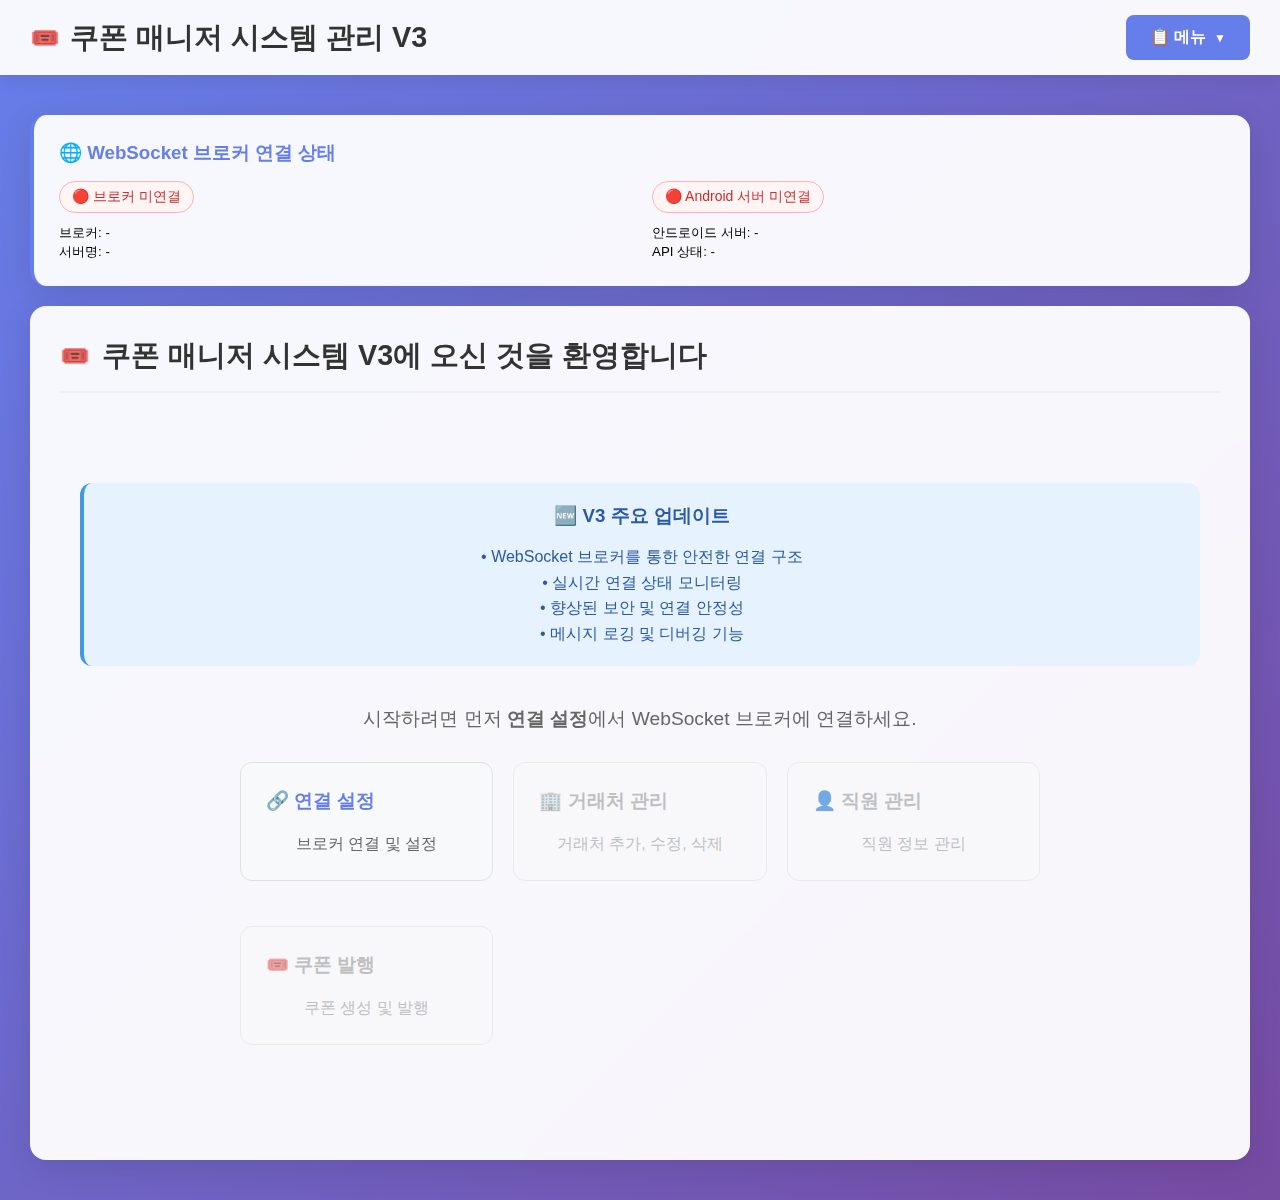
<file: index_v3.html>
<!DOCTYPE html>
<html lang="ko">
<head>
    <meta charset="UTF-8">
    <meta name="viewport" content="width=device-width, initial-scale=1.0">
    <title>🎟️ 쿠폰 매니저 시스템 관리 V3</title>
    <link rel="icon" href="data:image/svg+xml,<svg xmlns=%22http://www.w3.org/2000/svg%22 viewBox=%220 0 100 100%22><text y=%22.9em%22 font-size=%2290%22>🎟️</text></svg>">
    <style>
        * {
            margin: 0;
            padding: 0;
            box-sizing: border-box;
        }

        body {
            font-family: 'Segoe UI', Tahoma, Geneva, Verdana, sans-serif;
            background: linear-gradient(135deg, #667eea 0%, #764ba2 100%);
            min-height: 100vh;
            padding: 0;
        }

        /* Header with Navigation */
        .header {
            background: rgba(255, 255, 255, 0.95);
            backdrop-filter: blur(10px);
            padding: 15px 0;
            box-shadow: 0 2px 20px rgba(0, 0, 0, 0.1);
            position: sticky;
            top: 0;
            z-index: 1000;
        }

        .header-content {
            max-width: 1400px;
            margin: 0 auto;
            padding: 0 30px;
            display: flex;
            align-items: center;
            justify-content: space-between;
        }

        .logo {
            display: flex;
            align-items: center;
            gap: 10px;
        }

        .logo h1 {
            color: #333;
            font-size: 1.8em;
            font-weight: 700;
        }

        /* Navigation Dropdown */
        .nav-dropdown {
            position: relative;
            display: inline-block;
        }

        .nav-button {
            background: #667eea;
            color: white;
            border: none;
            padding: 12px 24px;
            border-radius: 8px;
            font-size: 16px;
            font-weight: 600;
            cursor: pointer;
            transition: all 0.3s;
            display: flex;
            align-items: center;
            gap: 8px;
        }

        .nav-button:hover {
            background: #5a67d8;
            transform: translateY(-2px);
            box-shadow: 0 4px 12px rgba(102, 126, 234, 0.3);
        }

        .nav-button::after {
            content: '▼';
            font-size: 12px;
            transition: transform 0.3s;
        }

        .nav-button.active::after {
            transform: rotate(180deg);
        }

        .dropdown-content {
            display: none;
            position: absolute;
            right: 0;
            background: white;
            min-width: 280px;
            box-shadow: 0 8px 32px rgba(0, 0, 0, 0.15);
            border-radius: 12px;
            z-index: 1001;
            margin-top: 8px;
            overflow: hidden;
        }

        .dropdown-content.show {
            display: block;
            animation: slideDown 0.3s ease;
        }

        @keyframes slideDown {
            from { opacity: 0; transform: translateY(-10px); }
            to { opacity: 1; transform: translateY(0); }
        }

        .dropdown-item {
            display: block;
            color: #333;
            padding: 16px 20px;
            text-decoration: none;
            font-weight: 500;
            transition: all 0.3s;
            cursor: pointer;
            border-bottom: 1px solid #f0f0f0;
        }

        .dropdown-item:last-child {
            border-bottom: none;
        }

        .dropdown-item:hover {
            background: #f8f9ff;
            color: #667eea;
            padding-left: 24px;
        }

        .dropdown-item .icon {
            margin-right: 10px;
            font-size: 16px;
            width: 20px;
            display: inline-block;
        }

        /* Main Container */
        .main-container {
            max-width: 1400px;
            margin: 0 auto;
            padding: 40px 30px;
        }

        /* WebSocket Status Card */
        .websocket-status-card {
            background: rgba(255, 255, 255, 0.95);
            border-radius: 16px;
            padding: 25px;
            margin-bottom: 20px;
            box-shadow: 0 8px 32px rgba(0, 0, 0, 0.1);
            backdrop-filter: blur(10px);
            border-left: 4px solid #667eea;
        }

        /* Server Status Card */
        .status-card {
            background: rgba(255, 255, 255, 0.95);
            border-radius: 16px;
            padding: 25px;
            margin-bottom: 30px;
            box-shadow: 0 8px 32px rgba(0, 0, 0, 0.1);
            backdrop-filter: blur(10px);
        }

        .status-grid {
            display: grid;
            grid-template-columns: repeat(auto-fit, minmax(300px, 1fr));
            gap: 20px;
        }

        /* Content Area */
        .content-area {
            background: rgba(255, 255, 255, 0.95);
            border-radius: 16px;
            padding: 30px;
            box-shadow: 0 8px 32px rgba(0, 0, 0, 0.1);
            backdrop-filter: blur(10px);
        }

        .content-section {
            display: none;
        }

        .content-section.active {
            display: block;
            animation: fadeIn 0.3s ease;
        }

        @keyframes fadeIn {
            from { opacity: 0; transform: translateY(20px); }
            to { opacity: 1; transform: translateY(0); }
        }

        .section-header {
            display: flex;
            align-items: center;
            gap: 12px;
            margin-bottom: 30px;
            padding-bottom: 15px;
            border-bottom: 2px solid #f0f0f0;
        }

        .section-header h2 {
            color: #333;
            font-size: 1.8em;
            font-weight: 700;
        }

        .section-header .icon {
            font-size: 1.5em;
        }

        /* Form Styles */
        .form-group {
            margin-bottom: 25px;
        }

        .form-row {
            display: grid;
            grid-template-columns: repeat(auto-fit, minmax(250px, 1fr));
            gap: 20px;
            margin-bottom: 20px;
        }

        .form-row-4 {
            display: grid;
            grid-template-columns: repeat(4, 1fr);
            gap: 15px;
            margin-bottom: 20px;
        }

        @media (max-width: 768px) {
            .form-row-4 {
                grid-template-columns: repeat(2, 1fr);
            }
        }

        @media (max-width: 480px) {
            .form-row-4 {
                grid-template-columns: 1fr;
            }
        }

        label {
            display: block;
            margin-bottom: 8px;
            color: #555;
            font-weight: 600;
            font-size: 14px;
        }

        input[type="text"],
        input[type="password"],
        input[type="email"],
        input[type="tel"],
        input[type="url"],
        input[type="number"],
        input[type="time"],
        input[type="date"],
        select,
        textarea {
            width: 100%;
            padding: 12px 16px;
            border: 2px solid #e0e0e0;
            border-radius: 8px;
            font-size: 16px;
            transition: all 0.3s;
            background: white;
        }

        input:focus,
        select:focus,
        textarea:focus {
            outline: none;
            border-color: #667eea;
            box-shadow: 0 0 0 3px rgba(102, 126, 234, 0.1);
        }

        /* Button Styles */
        .btn {
            background: #667eea;
            color: white;
            border: none;
            padding: 12px 24px;
            border-radius: 8px;
            font-size: 16px;
            font-weight: 600;
            cursor: pointer;
            transition: all 0.3s;
            margin-right: 10px;
            margin-bottom: 10px;
            display: inline-flex;
            align-items: center;
            gap: 8px;
        }

        .btn:hover {
            background: #5a67d8;
            transform: translateY(-2px);
            box-shadow: 0 4px 12px rgba(102, 126, 234, 0.3);
        }

        .btn-success {
            background: #48bb78;
        }

        .btn-success:hover {
            background: #38a169;
            box-shadow: 0 4px 12px rgba(72, 187, 120, 0.3);
        }

        .btn-danger {
            background: #f56565;
        }

        .btn-danger:hover {
            background: #e53e3e;
            box-shadow: 0 4px 12px rgba(245, 101, 101, 0.3);
        }

        .btn-secondary {
            background: #718096;
        }

        .btn-secondary:hover {
            background: #4a5568;
            box-shadow: 0 4px 12px rgba(113, 128, 150, 0.3);
        }

        .btn-warning {
            background: #ed8936;
        }

        .btn-warning:hover {
            background: #dd6b20;
            box-shadow: 0 4px 12px rgba(237, 137, 54, 0.3);
        }

        /* Status Indicators */
        .status-indicator {
            display: inline-flex;
            align-items: center;
            gap: 8px;
            padding: 6px 12px;
            border-radius: 20px;
            font-size: 14px;
            font-weight: 500;
        }

        .status-online {
            background: #f0fff4;
            color: #2f855a;
            border: 1px solid #9ae6b4;
        }

        .status-offline {
            background: #fff5f5;
            color: #c53030;
            border: 1px solid #feb2b2;
        }

        .status-connecting {
            background: #fefcbf;
            color: #b7791f;
            border: 1px solid #f6e05e;
        }

        /* Loading Animation */
        .loading {
            display: inline-block;
            width: 20px;
            height: 20px;
            border: 3px solid #f3f3f3;
            border-top: 3px solid #667eea;
            border-radius: 50%;
            animation: spin 1s linear infinite;
            margin-left: 10px;
        }

        @keyframes spin {
            0% { transform: rotate(0deg); }
            100% { transform: rotate(360deg); }
        }

        /* Connection Information Display */
        .connection-info {
            background: #f7fafc;
            border: 1px solid #e2e8f0;
            border-radius: 8px;
            padding: 15px;
            margin-top: 15px;
            font-family: 'Courier New', monospace;
            font-size: 14px;
        }

        /* Responsive Design */
        @media (max-width: 768px) {
            .header-content {
                padding: 0 20px;
            }
            
            .logo h1 {
                font-size: 1.4em;
            }

            .main-container {
                padding: 20px 15px;
            }

            .content-area {
                padding: 20px;
            }

            .section-header h2 {
                font-size: 1.4em;
            }
        }

        /* Message Log Styles */
        .message-log {
            background: #2d3748;
            color: #68d391;
            border-radius: 8px;
            padding: 15px;
            max-height: 300px;
            overflow-y: auto;
            font-family: 'Courier New', monospace;
            font-size: 13px;
            line-height: 1.4;
            border: 1px solid #4a5568;
        }

        .message-log .timestamp {
            color: #9ca3af;
        }

        .message-log .info {
            color: #60a5fa;
        }

        .message-log .success {
            color: #34d399;
        }

        .message-log .error {
            color: #f87171;
        }

        .message-log .warning {
            color: #fbbf24;
        }

        /* Tab Button Styles */
        .management-tabs {
            display: flex;
            gap: 0;
            margin-bottom: 20px;
        }

        .tab-button {
            background: #f8f9fa;
            border: 1px solid #e0e0e0;
            border-bottom: 3px solid #e0e0e0;
            color: #666;
            padding: 12px 24px;
            cursor: pointer;
            font-size: 16px;
            font-weight: 600;
            transition: all 0.3s;
            border-radius: 8px 8px 0 0;
        }

        .tab-button:hover {
            background: #f0f0f0;
            color: #333;
        }

        .tab-button.active {
            background: white;
            color: #667eea;
            border-bottom: 3px solid #667eea;
            font-weight: 700;
        }

        .management-tab-content {
            display: none;
        }

        .management-tab-content.active {
            display: block;
            animation: fadeIn 0.3s ease;
        }

        /* Card Styles */
        .card {
            background: #f8f9fa;
            border-radius: 12px;
            padding: 25px;
            margin-bottom: 25px;
            border: 1px solid #e0e0e0;
        }

        .card h3 {
            color: #333;
            margin-bottom: 20px;
            display: flex;
            align-items: center;
            gap: 10px;
        }

        .card h4 {
            color: #555;
            margin-bottom: 15px;
            display: flex;
            align-items: center;
            gap: 8px;
        }

        /* Table Styles */
        .table-container {
            overflow-x: auto;
            border-radius: 8px;
            border: 1px solid #e0e0e0;
        }

        table {
            width: 100%;
            border-collapse: collapse;
            background: white;
        }

        th, td {
            padding: 15px;
            text-align: left;
            border-bottom: 1px solid #e0e0e0;
        }

        th {
            background: #f8f9fa;
            font-weight: 600;
            color: #333;
        }

        tr:hover {
            background: #f8f9ff;
        }

        /* Management Info Tabs */
        .management-tabs {
            display: flex;
            gap: 10px;
            border-bottom: 1px solid #e0e0e0;
            padding-bottom: 0;
        }

        .tab-button {
            background: none;
            border: none;
            padding: 12px 24px;
            cursor: pointer;
            font-size: 14px;
            font-weight: 500;
            color: #666;
            border-bottom: 3px solid transparent;
            transition: all 0.3s;
        }

        .tab-button:hover {
            color: #667eea;
            background: rgba(102, 126, 234, 0.1);
        }

        .tab-button.active {
            color: #667eea;
            border-bottom-color: #667eea;
            background: rgba(102, 126, 234, 0.1);
        }

        .management-tab-content {
            margin-top: 20px;
        }

        .stat-item {
            transition: transform 0.3s, box-shadow 0.3s;
        }

        .stat-item:hover {
            transform: translateY(-5px);
            box-shadow: 0 10px 25px rgba(0, 0, 0, 0.15);
        }

        /* Settings specific styles */
        .setting-item {
            background: white;
            border-radius: 8px;
            padding: 20px;
            margin-bottom: 15px;
            border: 1px solid #e0e0e0;
        }

        .checkbox-group {
            display: flex;
            align-items: center;
            gap: 10px;
            margin-bottom: 15px;
        }

        .checkbox-group input[type="checkbox"] {
            width: auto;
            margin: 0;
            transform: scale(1.2);
        }

        /* Developer Modal Styles */
        .modal-overlay {
            position: fixed;
            top: 0;
            left: 0;
            width: 100%;
            height: 100%;
            background: rgba(0, 0, 0, 0.6);
            z-index: 2000;
            display: flex;
            align-items: center;
            justify-content: center;
        }

        .modal-content {
            background: white;
            border-radius: 12px;
            box-shadow: 0 10px 30px rgba(0, 0, 0, 0.3);
            max-width: 500px;
            width: 90%;
            max-height: 90vh;
            overflow-y: auto;
        }

        .modal-header {
            padding: 20px 25px 15px;
            border-bottom: 1px solid #e0e0e0;
            display: flex;
            justify-content: space-between;
            align-items: center;
        }

        .modal-header h3 {
            margin: 0;
            color: #333;
        }

        .close-btn {
            background: none;
            border: none;
            font-size: 24px;
            cursor: pointer;
            color: #999;
            padding: 0;
            width: 30px;
            height: 30px;
            border-radius: 50%;
            display: flex;
            align-items: center;
            justify-content: center;
        }

        .close-btn:hover {
            background: #f0f0f0;
            color: #666;
        }

        .modal-body {
            padding: 20px 25px 25px;
        }
    </style>
</head>
<body>
    <!-- Header -->
    <div class="header">
        <div class="header-content">
            <div class="logo">
                <span style="font-size: 1.5em;">🎟️</span>
                <h1>쿠폰 매니저 시스템 관리 V3</h1>
            </div>
            
            <div class="nav-dropdown">
                <button class="nav-button" onclick="toggleDropdown()">
                    <span>📋 메뉴</span>
                </button>
                <div class="dropdown-content" id="navDropdown">
                    <a class="dropdown-item" onclick="showSection('welcome')">
                        <span class="icon">🏠</span>홈
                    </a>
                    <a class="dropdown-item" onclick="showSection('connection')">
                        <span class="icon">🔗</span>연결 설정
                    </a>
                    <a class="dropdown-item" onclick="showSection('corporate')" id="corporateMenu" style="display: none;">
                        <span class="icon">🏢</span>거래처 관리
                    </a>
                    <a class="dropdown-item" onclick="showSection('employee')" id="employeeMenu" style="display: none;">
                        <span class="icon">👤</span>직원 관리
                    </a>
                    <a class="dropdown-item" onclick="showSection('coupon')" id="couponMenu" style="display: none;">
                        <span class="icon">🎟️</span>쿠폰 발행
                    </a>
                    <a class="dropdown-item" onclick="showSection('couponManagement')" id="couponManagementMenu" style="display: none;">
                        <span class="icon">📋</span>쿠폰 관리
                    </a>
                    <a class="dropdown-item" onclick="showSection('send')" id="sendMenu" style="display: none;">
                        <span class="icon">📤</span>쿠폰 발송
                    </a>
                    <a class="dropdown-item" onclick="showSection('deliveryHistory')" id="deliveryHistoryMenu" style="display: none;">
                        <span class="icon">📋</span>발송 기록
                    </a>
                    <a class="dropdown-item" onclick="showSection('emailConfig')" id="emailConfigMenu" style="display: none;">
                        <span class="icon">📧</span>이메일 설정
                    </a>
                    <a class="dropdown-item" onclick="showSection('smsConfig')" id="smsConfigMenu" style="display: none;">
                        <span class="icon">📱</span>SMS 설정
                    </a>
                    <a class="dropdown-item" onclick="showSection('systemSettings')" id="systemSettingsMenu" style="display: none;">
                        <span class="icon">💰</span>가격 설정
                    </a>
                    <a class="dropdown-item" onclick="showSection('managementInfo')" id="managementInfoMenu" style="display: none;">
                        <span class="icon">📊</span>경영정보
                    </a>
                </div>
            </div>
        </div>
    </div>

    <!-- Main Container -->
    <div class="main-container">
        <!-- WebSocket Broker Status Card -->
        <div class="websocket-status-card">
            <h3 style="margin-bottom: 15px; color: #667eea;">🌐 WebSocket 브로커 연결 상태</h3>
            <div class="status-grid">
                <div>
                    <div id="brokerConnectionStatus">
                        <div class="status-indicator status-offline">🔴 브로커 미연결</div>
                    </div>
                    <div style="margin-top: 10px;">
                        <small>브로커: <span id="connectedBrokerUrl">-</span></small><br>
                        <small>서버명: <span id="connectedServerName">-</span></small>
                    </div>
                </div>
                <div>
                    <div id="androidServerStatus">
                        <div class="status-indicator status-offline">🔴 Android 서버 미연결</div>
                    </div>
                    <div style="margin-top: 10px;">
                        <small>안드로이드 서버: <span id="connectedAndroidServer">-</span></small><br>
                        <small>API 상태: <span id="androidApiStatus">-</span></small>
                    </div>
                </div>
            </div>
        </div>

        <!-- Content Area -->
        <div class="content-area">
            <!-- Welcome Section -->
            <div id="welcomeSection" class="content-section active">
                <div class="section-header">
                    <span class="icon">🎟️</span>
                    <h2>쿠폰 매니저 시스템 V3에 오신 것을 환영합니다</h2>
                </div>
                <div style="text-align: center; padding: 60px 20px;">
                    <div style="background: #e6f3ff; padding: 20px; border-radius: 12px; border-left: 4px solid #4299e1; margin-bottom: 40px;">
                        <h3 style="color: #2c5aa0; margin-bottom: 15px;">🆕 V3 주요 업데이트</h3>
                        <p style="color: #2c5aa0; font-size: 16px; line-height: 1.6;">
                            • WebSocket 브로커를 통한 안전한 연결 구조<br>
                            • 실시간 연결 상태 모니터링<br>
                            • 향상된 보안 및 연결 안정성<br>
                            • 메시지 로깅 및 디버깅 기능
                        </p>
                    </div>
                    <p style="font-size: 1.2em; color: #666; margin-bottom: 30px;">
                        시작하려면 먼저 <strong>연결 설정</strong>에서 WebSocket 브로커에 연결하세요.
                    </p>
                    <div style="display: grid; grid-template-columns: repeat(auto-fit, minmax(200px, 1fr)); gap: 20px; max-width: 800px; margin: 0 auto;">
                        <div class="card" style="text-align: center; cursor: pointer; background: #f8f9fa; padding: 25px; border-radius: 12px; border: 1px solid #e0e0e0; transition: all 0.3s;" onclick="showSection('connection')">
                            <h3 style="color: #667eea;">🔗 연결 설정</h3>
                            <p style="color: #666; margin-top: 10px;">브로커 연결 및 설정</p>
                        </div>
                        <div class="card" style="text-align: center; cursor: pointer; background: #f8f9fa; padding: 25px; border-radius: 12px; border: 1px solid #e0e0e0; transition: all 0.3s; opacity: 0.6;" onclick="alert('먼저 브로커에 연결하세요.')">
                            <h3 style="color: #999;">🏢 거래처 관리</h3>
                            <p style="color: #999; margin-top: 10px;">거래처 추가, 수정, 삭제</p>
                        </div>
                        <div class="card" style="text-align: center; cursor: pointer; background: #f8f9fa; padding: 25px; border-radius: 12px; border: 1px solid #e0e0e0; transition: all 0.3s; opacity: 0.6;" onclick="alert('먼저 브로커에 연결하세요.')">
                            <h3 style="color: #999;">👤 직원 관리</h3>
                            <p style="color: #999; margin-top: 10px;">직원 정보 관리</p>
                        </div>
                        <div class="card" style="text-align: center; cursor: pointer; background: #f8f9fa; padding: 25px; border-radius: 12px; border: 1px solid #e0e0e0; transition: all 0.3s; opacity: 0.6;" onclick="alert('먼저 브로커에 연결하세요.')">
                            <h3 style="color: #999;">🎟️ 쿠폰 발행</h3>
                            <p style="color: #999; margin-top: 10px;">쿠폰 생성 및 발행</p>
                        </div>
                    </div>
                </div>
            </div>

            <!-- Connection Settings Section -->
            <div id="connectionSection" class="content-section">
                <div class="section-header">
                    <span class="icon">🔗</span>
                    <h2>연결 설정</h2>
                </div>

                <!-- WebSocket Broker Connection -->
                <div class="card" style="background: #f8f9fa; border-radius: 12px; padding: 25px; margin-bottom: 25px; border: 1px solid #e0e0e0;">
                    <h3 style="color: #333; margin-bottom: 20px; display: flex; align-items: center; gap: 10px;">
                        🌐 WebSocket 브로커 연결
                    </h3>
                    
                    <div class="form-row">
                        <div>
                            <label for="brokerUrl">브로커 URL</label>
                            <input type="url" id="brokerUrl" value="ws://192.168.20.16:8765" placeholder="ws://192.168.20.16:8765">
                        </div>
                        <div>
                            <label for="clientId">클라이언트 ID</label>
                            <input type="text" id="clientId" value="client001" placeholder="client001">
                        </div>
                    </div>
                    
                    <div class="form-row">
                        <div>
                            <label for="clientPassword">클라이언트 패스워드</label>
                            <input type="password" id="clientPassword" value="$2b$12$hashedpassword1" placeholder="브로커 연결 패스워드">
                        </div>
                        <div>
                            <label for="targetServerName">대상 서버명</label>
                            <input type="text" id="targetServerName" value="main_web_server" placeholder="연결할 웹서버명">
                        </div>
                    </div>
                    
                    <div style="margin-top: 20px;">
                        <button onclick="connectToBroker()" class="btn btn-success" id="connectBrokerBtn">🔗 브로커 연결</button>
                        <button onclick="disconnectFromBroker()" class="btn btn-danger" id="disconnectBrokerBtn" disabled>🔌 연결 해제</button>
                        <button onclick="testBrokerConnection()" class="btn btn-warning" id="testBrokerBtn" disabled>🧪 연결 테스트</button>
                    </div>
                    
                    <!-- Connection Status -->
                    <div id="brokerConnectionInfo" class="connection-info" style="display: none;">
                        <div><strong>연결 상태:</strong> <span id="brokerStatusText">연결 중...</span></div>
                        <div><strong>브로커 URL:</strong> <span id="brokerUrlText">-</span></div>
                        <div><strong>클라이언트 ID:</strong> <span id="clientIdText">-</span></div>
                        <div><strong>대상 서버:</strong> <span id="targetServerText">-</span></div>
                    </div>
                </div>

                <!-- Android Server Connection (via Broker) -->
                <div class="card" style="background: #f8f9fa; border-radius: 12px; padding: 25px; margin-bottom: 25px; border: 1px solid #e0e0e0;">
                    <h3 style="color: #333; margin-bottom: 20px; display: flex; align-items: center; gap: 10px;">
                        📱 Android 서버 연결 (브로커를 통해)
                    </h3>
                    
                    <div class="form-row">
                        <div>
                            <label for="userId">사용자 ID</label>
                            <input type="text" id="userId" value="admin" placeholder="Android 서버 사용자 ID">
                        </div>
                        <div>
                            <label for="password">패스워드</label>
                            <input type="password" id="password" value="admin123" placeholder="Android 서버 패스워드">
                        </div>
                    </div>
                    
                    <div style="margin-top: 20px;">
                        <button onclick="loginToAndroidServer()" class="btn btn-success" id="loginAndroidBtn" disabled>🔐 Android 서버 로그인</button>
                        <button onclick="logoutFromAndroidServer()" class="btn btn-danger" id="logoutAndroidBtn" disabled>🚪 로그아웃</button>
                        <button onclick="testAndroidServerConnection()" class="btn" id="testAndroidBtn" disabled style="background: #4299e1; color: white;">🧪 서버 테스트</button>
                    </div>
                    
                    <!-- Login Status -->
                    <div id="androidLoginInfo" class="connection-info" style="display: none;">
                        <div><strong>로그인 상태:</strong> <span id="androidLoginStatusText">로그인 중...</span></div>
                        <div><strong>액세스 토큰:</strong> <span id="androidTokenText">-</span></div>
                        <div><strong>토큰 만료:</strong> <span id="androidTokenExpiryText">-</span></div>
                    </div>
                </div>

                <!-- Message Log -->
                <div class="card" style="background: #f8f9fa; border-radius: 12px; padding: 25px; margin-bottom: 25px; border: 1px solid #e0e0e0;">
                    <h3 style="color: #333; margin-bottom: 20px; display: flex; align-items: center; gap: 10px;">
                        📋 연결 로그
                        <button onclick="clearMessageLog()" class="btn btn-secondary" style="font-size: 12px; padding: 6px 12px; margin-left: auto;">🗑️ 로그 지우기</button>
                    </h3>
                    <div id="messageLog" class="message-log">
                        <div class="info">[시스템] 연결 로그가 여기에 표시됩니다...</div>
                    </div>
                </div>

                <!-- Connection Instructions -->
                <div class="card" style="background: #f0f8ff; border-radius: 12px; padding: 25px; border-left: 4px solid #4299e1;">
                    <h4 style="margin: 0 0 15px 0; color: #2c5aa0;">📋 연결 절차</h4>
                    <ol style="margin: 0; padding-left: 20px; color: #2c5aa0; line-height: 1.6;">
                        <li style="margin: 8px 0;"><strong>1단계:</strong> WebSocket 브로커 URL과 클라이언트 정보를 입력하세요</li>
                        <li style="margin: 8px 0;"><strong>2단계:</strong> '브로커 연결' 버튼을 클릭하여 브로커에 연결하세요</li>
                        <li style="margin: 8px 0;"><strong>3단계:</strong> 브로커 연결이 완료되면 Android 서버 로그인 정보를 입력하세요</li>
                        <li style="margin: 8px 0;"><strong>4단계:</strong> 'Android 서버 로그인' 버튼을 클릭하여 인증하세요</li>
                        <li style="margin: 8px 0;"><strong>5단계:</strong> 연결이 완료되면 상단 메뉴에서 다른 기능을 사용할 수 있습니다</li>
                    </ol>
                </div>
            </div>

            <!-- Corporate Management Section -->
            <div id="corporateSection" class="content-section">
                <div class="section-header">
                    <span class="icon">🏢</span>
                    <h2>거래처 관리</h2>
                </div>
                <div style="margin-bottom: 20px;">
                    <button class="btn btn-success" onclick="showCreateCorporateForm()">+ 새 거래처 추가</button>
                </div>
                <div class="card">
                    <h3>🔍 검색</h3>
                    <div class="form-row">
                        <div>
                            <input type="text" id="searchInput" placeholder="회사명으로 검색...">
                        </div>
                        <div>
                            <button onclick="searchCorporates()" class="btn">검색</button>
                            <button onclick="loadAllCorporates()" class="btn btn-success">전체 목록</button>
                        </div>
                    </div>
                </div>
                <div id="corporateList">
                    <p style="text-align: center; color: #666; padding: 40px;">로그인 후 '전체 목록' 버튼을 클릭하여 거래처 목록을 불러오세요.</p>
                </div>
            </div>

            <!-- Employee Management Section -->
            <div id="employeeSection" class="content-section">
                <div class="section-header">
                    <span class="icon">👤</span>
                    <h2>직원 관리</h2>
                </div>
                
                <div class="card">
                    <div style="display: flex; justify-content: space-between; align-items: center; margin-bottom: 20px;">
                        <h3>직원 관리</h3>
                        <div style="display: flex; gap: 10px;">
                            <select id="corporateSelectForEmployee" style="min-width: 200px; padding: 10px; border: 1px solid #ddd; border-radius: 4px;">
                                <option value="">거래처를 선택하세요</option>
                            </select>
                            <button class="btn btn-success" onclick="showCreateEmployeeForm()" id="addEmployeeBtn" disabled>+ 새 직원 추가</button>
                            <button class="btn btn-success" onclick="showBulkImportForm()" id="bulkImportBtn" disabled style="background: #38a169;">📊 Excel 붙여넣기</button>
                        </div>
                    </div>

                    <!-- 직원 목록 -->
                    <div id="employeeList" style="margin-top: 20px;">
                        <p style="text-align: center; color: #666;">거래처를 선택하면 직원 목록이 표시됩니다.</p>
                    </div>
                </div>
            </div>

            <div id="couponSection" class="content-section">
                <div class="section-header">
                    <span class="icon">🎟️</span>
                    <h2>쿠폰 발행</h2>
                </div>
                
                <div class="card">
                    <div style="display: flex; justify-content: space-between; align-items: center; margin-bottom: 20px;">
                        <h3>💰 쿠폰 발행</h3>
                    </div>

                    <!-- 거래처 선택 -->
                    <div class="form-group" style="margin-bottom: 30px;">
                        <label for="couponCorporateSelect">발행할 거래처 선택:</label>
                        <select id="couponCorporateSelect" style="width: 100%; max-width: 400px; padding: 16px; border: 1px solid #ddd; border-radius: 4px;" onchange="loadEmployeesForCoupon()">
                            <option value="">거래처를 선택하세요</option>
                        </select>
                    </div>

                    <!-- 발행 설정 -->
                    <div id="couponSettingsPanel" style="display: none;">
                        <div class="card" style="background: #f8f9fa; margin-bottom: 20px;">
                            <h4 style="margin: 0 0 20px 0; color: #667eea;">💳 발행 설정</h4>
                            
                            <div style="display: grid; grid-template-columns: 1fr 1fr; gap: 20px; margin-bottom: 20px;">
                                <!-- 총 현금 충전 금액 -->
                                <div class="form-group">
                                    <label for="totalCashAmount">총 현금 충전 금액:</label>
                                    <input type="text" id="totalCashAmount" placeholder="0" onchange="calculateDistribution()" oninput="formatCurrencyInput(this)" style="padding: 16px; width: 100%; border: 1px solid #ddd; border-radius: 4px;">
                                    <small style="color: #666;">직원들에게 균등 분배됩니다</small>
                                </div>

                                <!-- 포인트 설정 -->
                                <div class="form-group">
                                    <label>포인트 설정:</label>
                                    <div style="margin-bottom: 10px;">
                                        <label style="display: inline-flex; align-items: center; margin-right: 15px; font-weight: normal;">
                                            <input type="radio" name="pointType" value="percentage" onchange="togglePointInput()" checked>
                                            <span style="margin-left: 5px;">정률 (%)</span>
                                        </label>
                                        <label style="display: inline-flex; align-items: center; margin-right: 15px; font-weight: normal;">
                                            <input type="radio" name="pointType" value="fixed" onchange="togglePointInput()">
                                            <span style="margin-left: 5px;">정액 (쿠폰당)</span>
                                        </label>
                                        <label style="display: inline-flex; align-items: center; font-weight: normal;">
                                            <input type="radio" name="pointType" value="total" onchange="togglePointInput()">
                                            <span style="margin-left: 5px;">총 포인트 (균등배분)</span>
                                        </label>
                                    </div>
                                    <input type="text" id="pointValue" placeholder="0" value="0" onchange="calculateDistribution()" oninput="formatPointInput(this)" style="padding: 16px; width: 100%; border: 1px solid #ddd; border-radius: 4px;">
                                    <small id="pointDescription" style="color: #666;">현금 충전액의 % 만큼 포인트 지급</small>
                                </div>
                            </div>

                            <div style="display: grid; grid-template-columns: 1fr 1fr; gap: 20px;">
                                <!-- 만료일 설정 -->
                                <div class="form-group">
                                    <label for="expireDate">쿠폰 만료일:</label>
                                    <div style="display: flex; gap: 8px; align-items: center; margin-bottom: 10px; flex-wrap: wrap;">
                                        <button type="button" onclick="setExpireDate(1)" class="btn" style="padding: 8px 12px; font-size: 12px; background: #4299e1; color: white;">1개월</button>
                                        <button type="button" onclick="setExpireDate(3)" class="btn" style="padding: 8px 12px; font-size: 12px; background: #48bb78; color: white;">3개월</button>
                                        <button type="button" onclick="setExpireDate(6)" class="btn" style="padding: 8px 12px; font-size: 12px; background: #ed8936; color: white;">6개월</button>
                                        <span style="color: #666; font-size: 12px; margin-left: 5px;">또는 직접 선택:</span>
                                    </div>
                                    <input type="date" id="expireDate" style="padding: 16px; width: 100%; border: 1px solid #ddd; border-radius: 4px;">
                                </div>

                                <!-- 사용 가능 요일 -->
                                <div class="form-group">
                                    <label>사용 가능 요일:</label>
                                    <div style="display: flex; gap: 10px; flex-wrap: wrap;">
                                        <label style="font-weight: normal;"><input type="checkbox" value="sun" class="available-day"> 일</label>
                                        <label style="font-weight: normal;"><input type="checkbox" value="mon" class="available-day" checked> 월</label>
                                        <label style="font-weight: normal;"><input type="checkbox" value="tue" class="available-day" checked> 화</label>
                                        <label style="font-weight: normal;"><input type="checkbox" value="wed" class="available-day" checked> 수</label>
                                        <label style="font-weight: normal;"><input type="checkbox" value="thu" class="available-day" checked> 목</label>
                                        <label style="font-weight: normal;"><input type="checkbox" value="fri" class="available-day" checked> 금</label>
                                        <label style="font-weight: normal;"><input type="checkbox" value="sat" class="available-day"> 토</label>
                                    </div>
                                </div>
                            </div>
                        </div>

                        <!-- 직원 목록 및 배분 현황 -->
                        <div id="employeeDistributionPanel" style="display: none;">
                            <h4 style="margin: 0 0 15px 0; color: #667eea;">👥 직원별 쿠폰 배분 현황</h4>
                            
                            <!-- 요약 정보 -->
                            <div id="distributionSummary" class="card" style="background: #e6f3ff; border-left: 4px solid #4299e1; margin-bottom: 20px;">
                            </div>

                            <!-- 직원 목록 테이블 -->
                            <div style="max-height: 400px; overflow-y: auto; border: 1px solid #e0e0e0; border-radius: 8px;">
                                <table id="employeeDistributionTable" style="width: 100%; border-collapse: collapse;">
                                    <thead style="background: #f8f9fa; position: sticky; top: 0;">
                                        <tr>
                                            <th style="border: 1px solid #e0e0e0; padding: 12px; text-align: left;">이름</th>
                                            <th style="border: 1px solid #e0e0e0; padding: 12px; text-align: left;">전화번호</th>
                                            <th style="border: 1px solid #e0e0e0; padding: 12px; text-align: left;">이메일</th>
                                            <th style="border: 1px solid #e0e0e0; padding: 12px; text-align: center;">현금충전금액</th>
                                            <th style="border: 1px solid #e0e0e0; padding: 12px; text-align: center;">포인트충전금액</th>
                                        </tr>
                                    </thead>
                                    <tbody id="employeeDistributionBody">
                                    </tbody>
                                </table>
                            </div>

                            <!-- 발행 버튼 -->
                            <div style="text-align: center; margin-top: 30px;">
                                <button onclick="issueCoupons()" class="btn btn-success" id="issueCouponsBtn" disabled style="padding: 15px 40px; font-size: 16px; font-weight: bold;">
                                    🎫 쿠폰 일괄 발행
                                </button>
                            </div>
                        </div>
                    </div>

                    <!-- 쿠폰 발행 안내 -->
                    <div id="couponInstructions" class="card" style="background: #f0f8ff; border-left: 4px solid #4299e1;">
                        <h4 style="margin: 0 0 15px 0; color: #2c5aa0;">📋 쿠폰 발행 방법</h4>
                        <ol style="margin: 0; padding-left: 20px; color: #2c5aa0;">
                            <li style="margin: 8px 0;">발행할 거래처를 선택하세요</li>
                            <li style="margin: 8px 0;">총 충전 금액과 포인트 설정을 입력하세요</li>
                            <li style="margin: 8px 0;">쿠폰 만료일과 사용가능 요일을 설정하세요</li>
                            <li style="margin: 8px 0;">직원별 배분 현황을 확인하세요</li>
                            <li style="margin: 8px 0;">'쿠폰 일괄 발행' 버튼을 클릭하여 완료하세요</li>
                        </ol>
                    </div>
                </div>
            </div>

            <!-- Coupon Management Section -->
            <div id="couponManagementSection" class="content-section">
                <div class="section-header">
                    <span class="icon">📋</span>
                    <h2>쿠폰 관리</h2>
                </div>

                <div class="card">
                    <div style="display: flex; justify-content: space-between; align-items: center; margin-bottom: 20px;">
                        <h3>🎫 발행된 쿠폰 관리</h3>
                        <button onclick="loadAllCoupons()" class="btn btn-success">🔄 전체 목록</button>
                    </div>

                    <!-- 검색 및 필터 -->
                    <div style="background: #f8f9fa; padding: 15px; border-radius: 8px; margin-bottom: 20px;">
                        <div style="display: grid; grid-template-columns: 1fr 1fr 1fr auto; gap: 10px; align-items: end; margin-bottom: 10px;">
                            <div>
                                <label for="couponSearchType">검색 유형:</label>
                                <select id="couponSearchType" style="width: 100%; padding: 8px; border: 1px solid #ddd; border-radius: 4px;">
                                    <option value="couponCode">쿠폰번호</option>
                                    <option value="corporateName">거래처명</option>
                                    <option value="employeeName">직원명</option>
                                    <option value="employeePhone">전화번호</option>
                                </select>
                            </div>
                            <div>
                                <label for="couponSearchValue">검색어:</label>
                                <input type="text" id="couponSearchValue" placeholder="검색어를 입력하세요" style="width: 100%; padding: 8px; border: 1px solid #ddd; border-radius: 4px;">
                            </div>
                            <div>
                                <label for="couponStatusFilter">상태 필터:</label>
                                <select id="couponStatusFilter" style="width: 100%; padding: 8px; border: 1px solid #ddd; border-radius: 4px;">
                                    <option value="">전체</option>
                                    <option value="ACTIVE">사용 가능</option>
                                    <option value="SUSPENDED">일시 중지</option>
                                    <option value="TERMINATED">해지됨</option>
                                </select>
                            </div>
                            <button onclick="searchCoupons()" class="btn" style="background: #48bb78; color: white;">🔍 검색</button>
                        </div>
                    </div>

                    <!-- 선택된 쿠폰 일괄 작업 -->
                    <div id="bulkActions" style="background: #fff8dc; padding: 15px; border-radius: 8px; margin-bottom: 20px; border-left: 4px solid #f6ad55; display: none;">
                        <div style="display: flex; justify-content: space-between; align-items: center;">
                            <div>
                                <strong>선택된 쿠폰:</strong> <span id="selectedCount">0</span>개
                            </div>
                            <div style="display: flex; gap: 10px;">
                                <button onclick="showBulkStatusModal()" class="btn" style="background: #4299e1; color: white;">🔄 일괄 상태 변경</button>
                                <button onclick="showBulkDeleteModal()" class="btn btn-danger">🗑️ 일괄 삭제</button>
                                <button onclick="exportSelectedToExcel()" class="btn" style="background: #52c41a; color: white;">📥 엑셀 내보내기</button>
                            </div>
                        </div>
                    </div>

                    <!-- 쿠폰 목록 테이블 -->
                    <div style="max-height: 600px; overflow-y: auto; border: 1px solid #e0e0e0; border-radius: 8px;">
                        <table id="couponTable" style="width: 100%; border-collapse: collapse;">
                            <thead style="background: #f8f9fa; position: sticky; top: 0;">
                                <tr>
                                    <th style="border: 1px solid #e0e0e0; padding: 12px; text-align: center; width: 50px;">
                                        <input type="checkbox" id="selectAllCoupons" onchange="toggleAllCoupons()">
                                    </th>
                                    <th style="border: 1px solid #e0e0e0; padding: 12px; text-align: left; width: 160px;">쿠폰번호</th>
                                    <th style="border: 1px solid #e0e0e0; padding: 12px; text-align: left; width: 120px;">거래처</th>
                                    <th style="border: 1px solid #e0e0e0; padding: 12px; text-align: left; width: 80px;">직원명</th>
                                    <th style="border: 1px solid #e0e0e0; padding: 12px; text-align: left; width: 120px;">전화번호</th>
                                    <th style="border: 1px solid #e0e0e0; padding: 12px; text-align: right; width: 100px;">현금잔고</th>
                                    <th style="border: 1px solid #e0e0e0; padding: 12px; text-align: right; width: 100px;">포인트잔고</th>
                                    <th style="border: 1px solid #e0e0e0; padding: 12px; text-align: center; width: 80px;">상태</th>
                                    <th style="border: 1px solid #e0e0e0; padding: 12px; text-align: center; width: 100px;">만료일</th>
                                    <th style="border: 1px solid #e0e0e0; padding: 12px; text-align: center; width: 120px;">생성일</th>
                                    <th style="border: 1px solid #e0e0e0; padding: 12px; text-align: center; width: 180px;">액션</th>
                                </tr>
                            </thead>
                            <tbody id="couponListBody">
                                <tr>
                                    <td colspan="11" style="text-align: center; padding: 40px; color: #666;">
                                        로그인 후 '전체 목록' 버튼을 클릭하여 쿠폰 목록을 불러오세요.
                                    </td>
                                </tr>
                            </tbody>
                        </table>
                    </div>
                </div>

                <!-- 쿠폰 관리 안내 -->
                <div class="card" style="background: #f0f8ff; border-left: 4px solid #4299e1; margin-top: 20px;">
                    <h4 style="margin: 0 0 15px 0; color: #2c5aa0;">📋 쿠폰 관리 기능</h4>
                    <ul style="margin: 0; padding-left: 20px; color: #2c5aa0;">
                        <li style="margin: 8px 0;"><strong>조회:</strong> 거래처, 상태, 쿠폰코드, 직원정보로 검색 가능</li>
                        <li style="margin: 8px 0;"><strong>수정:</strong> 개별 쿠폰의 잔액, 상태, 만료일 수정 가능</li>
                        <li style="margin: 8px 0;"><strong>삭제:</strong> 필요시 쿠폰을 완전 삭제 (주의 필요)</li>
                        <li style="margin: 8px 0;"><strong>일괄 작업:</strong> 여러 쿠폰을 선택하여 상태 일괄 변경</li>
                        <li style="margin: 8px 0;"><strong>데이터 내보내기:</strong> Excel 호환 형식으로 데이터 다운로드</li>
                    </ul>
                </div>
            </div>

            <!-- System Settings Section -->
            <div id="systemSettingsSection" class="content-section">
                <div class="section-header">
                    <span class="icon">💰</span>
                    <h2>가격 설정</h2>
                </div>
                
                <!-- 기본 가격 설정 (항상 표시되는 기본 설정) -->
                <div class="card">
                    <h3>🕒 기본 가격 설정</h3>
                    <div class="setting-item">
                        <div class="form-row">
                            <div>
                                <label>기본 현금 차감 (원)</label>
                                <input type="number" id="defaultCashDeduction" value="1000" min="0">
                            </div>
                            <div>
                                <label>포인트 차감 방식</label>
                                <select id="pointDeductionMethod" onchange="showPointMethodWarning()">
                                    <option value="후순위" selected>포인트 후순위 차감</option>
                                    <option value="비례">포인트 비례 차감</option>
                                </select>
                            </div>
                        </div>
                        <small style="color: #666;" id="defaultSettingsDescription">
                            시간대별 차감이 비활성화된 경우 이 값들이 사용됩니다
                        </small>
                        <div style="margin-top: 10px; padding: 10px; background: #f8f9fa; border-radius: 4px; font-size: 12px; color: #495057;">
                            <strong>💡 포인트 차감 방식 설명:</strong><br>
                            • <strong>후순위 차감:</strong> 현금 먼저 차감 후 부족분을 포인트로 차감<br>
                            • <strong>비례 차감:</strong> 현금과 포인트를 일정 비율로 동시 차감
                        </div>
                    </div>
                </div>

                <div class="card">
                    <h3>⏰ 시간대별 차감 설정</h3>
                    
                    <div class="setting-item">
                        <div class="checkbox-group">
                            <input type="checkbox" id="enableTimeBasedDeduction" onchange="toggleTimeBasedControls()">
                            <label for="enableTimeBasedDeduction" style="margin: 0; font-weight: bold;">시간대별 차감 기능 활성화</label>
                        </div>
                        <small style="color: #666;">체크하면 시간대에 따라 다른 금액이 차감됩니다</small>
                    </div>

                    <!-- 시간대별 가격 설정 컨트롤들 -->
                    <div id="timeBasedControls" style="opacity: 0.5; pointer-events: none;">
                    <div class="setting-item">
                        <h4>🌅 아침 설정</h4>
                        <div class="form-row">
                            <div>
                                <label>시작 시간</label>
                                <input type="time" id="breakfastStartTime" value="06:00">
                            </div>
                            <div>
                                <label>종료 시간</label>
                                <input type="time" id="breakfastEndTime" value="10:59">
                            </div>
                            <div>
                                <label>현금 차감 (원)</label>
                                <input type="number" id="breakfastCashDeduction" value="3000" min="0">
                            </div>
                        </div>
                    </div>

                    <div class="setting-item">
                        <h4>🌞 점심 설정</h4>
                        <div class="form-row">
                            <div>
                                <label>시작 시간</label>
                                <input type="time" id="lunchStartTime" value="11:00">
                            </div>
                            <div>
                                <label>종료 시간</label>
                                <input type="time" id="lunchEndTime" value="14:59">
                            </div>
                            <div>
                                <label>현금 차감 (원)</label>
                                <input type="number" id="lunchCashDeduction" value="5000" min="0">
                            </div>
                        </div>
                    </div>

                    <div class="setting-item">
                        <h4>🌙 저녁 설정</h4>
                        <div class="form-row">
                            <div>
                                <label>시작 시간</label>
                                <input type="time" id="dinnerStartTime" value="15:00">
                            </div>
                            <div>
                                <label>종료 시간</label>
                                <input type="time" id="dinnerEndTime" value="21:59">
                            </div>
                            <div>
                                <label>현금 차감 (원)</label>
                                <input type="number" id="dinnerCashDeduction" value="7000" min="0">
                            </div>
                        </div>
                    </div>

                    </div> <!-- timeBasedControls 컨테이너 종료 -->
                </div>

                <div class="card">
                    <h3>🔧 기타 설정</h3>
                    <div class="setting-item">
                        <div class="checkbox-group">
                            <input type="checkbox" id="allowNegativeBalance">
                            <label for="allowNegativeBalance" style="margin: 0; font-weight: bold;">마이너스 잔고 허용</label>
                        </div>
                        <small style="color: #666;">체크하면 잔고가 부족해도 QR 스캔을 허용합니다</small>
                    </div>
                </div>

                <div style="text-align: center; margin-top: 30px;">
                    <button onclick="loadSystemSettings()" class="btn btn-secondary">🔄 설정 불러오기</button>
                    <button onclick="saveSystemSettings()" class="btn btn-success">💾 설정 저장</button>
                    <button onclick="testCurrentDeduction()" class="btn" style="background: #17a2b8; color: white; margin-left: 10px;">🧮 현재 차감액 테스트</button>
                </div>

                <div id="settingsPreview" style="background: #e6f3ff; padding: 15px; border-radius: 8px; margin-top: 20px; display: none;">
                    <h4 style="margin: 0 0 10px 0; color: #1976d2;">📋 현재 설정 미리보기</h4>
                    <div id="previewContent"></div>
                </div>
            </div>
        </div>
    </div>

    <!-- Send Section -->
    <div id="sendSection" class="content-section">
        <div class="section-header">
            <span class="icon">📤</span>
            <h2>쿠폰 발송</h2>
        </div>
        
        <div class="card">
            <!-- 거래처 선택 -->
            <div class="form-group" style="margin-bottom: 30px;">
                <label for="sendCorporateSelect">발송할 거래처 선택:</label>
                <select id="sendCorporateSelect" style="width: 100%; max-width: 400px; padding: 16px; border: 1px solid #ddd; border-radius: 4px;" onchange="loadCouponsForSend()">
                    <option value="">거래처를 선택하세요</option>
                </select>
            </div>

            <!-- 쿠폰 목록 및 발송 현황 -->
            <div id="couponSendPanel" style="display: none;">
                <h4 style="margin: 0 0 15px 0; color: #667eea;">🎫 쿠폰 발송 현황</h4>
                
                <!-- 발송 요약 정보 -->
                <div id="sendSummary" class="card" style="background: #e6f3ff; border-left: 4px solid #4299e1; margin-bottom: 20px;">
                </div>

                <!-- 일괄 발송 버튼 -->
                <div style="margin-bottom: 20px; display: flex; gap: 10px; align-items: center; flex-wrap: wrap;">
                    <button onclick="sendAllEmails()" class="btn" style="background: #e53e3e; color: white;">📧 전체 이메일 발송</button>
                    <button onclick="sendAllSMS()" class="btn" style="background: #48bb78; color: white;">📱 전체 SMS 발송</button>
                    <button onclick="sendAllKakao()" class="btn" style="background: #f6ad55; color: white;">💬 전체 카카오톡 발송</button>
                </div>

                <!-- 쿠폰 목록 테이블 -->
                <div style="max-height: 500px; overflow-y: auto; border: 1px solid #e0e0e0; border-radius: 8px;">
                    <table id="couponSendTable" style="width: 100%; border-collapse: collapse;">
                        <thead style="background: #f8f9fa; position: sticky; top: 0;">
                            <tr>
                                <th style="border: 1px solid #e0e0e0; padding: 12px; text-align: left; width: 120px;">쿠폰번호</th>
                                <th style="border: 1px solid #e0e0e0; padding: 12px; text-align: left; width: 100px;">이름</th>
                                <th style="border: 1px solid #e0e0e0; padding: 12px; text-align: left; width: 120px;">전화번호</th>
                                <th style="border: 1px solid #e0e0e0; padding: 12px; text-align: left; width: 180px;">이메일주소</th>
                                <th style="border: 1px solid #e0e0e0; padding: 12px; text-align: center; width: 80px;">발송여부</th>
                                <th style="border: 1px solid #e0e0e0; padding: 12px; text-align: center; width: 250px;">발송 액션</th>
                            </tr>
                        </thead>
                        <tbody id="couponSendBody">
                        </tbody>
                    </table>
                </div>
            </div>

            <!-- 쿠폰 발송 안내 -->
            <div id="sendInstructions" class="card" style="background: #f0f8ff; border-left: 4px solid #4299e1; margin-top: 20px;">
                <h4 style="margin: 0 0 15px 0; color: #2c5aa0;">📋 쿠폰 발송 방법</h4>
                <ol style="margin: 0; padding-left: 20px; color: #2c5aa0;">
                    <li style="margin: 8px 0;">발송할 거래처를 선택하세요</li>
                    <li style="margin: 8px 0;">해당 거래처의 쿠폰 목록이 자동으로 로드됩니다</li>
                    <li style="margin: 8px 0;">개별 발송: 각 쿠폰별로 이메일/SMS/카카오톡 버튼 클릭</li>
                    <li style="margin: 8px 0;">일괄 발송: 상단의 전체 발송 버튼 클릭</li>
                    <li style="margin: 8px 0;">발송 상태는 실시간으로 업데이트됩니다</li>
                </ol>
                <div style="margin-top: 15px; padding: 10px; background: #d4edda; border-radius: 4px; border-left: 3px solid #28a745;">
                    <strong>✅ 상태:</strong> 쿠폰 발송 기능이 활성화되었습니다. 다음 API들을 사용합니다:
                    <ul style="margin-top: 5px; margin-bottom: 0;">
                        <li>/api/coupon-send/email - 이메일 발송</li>
                        <li>/api/coupon-send/sms - SMS 발송</li>
                        <li>/api/coupon-send/kakao - 카카오톡 발송</li>
                    </ul>
                </div>
            </div>
        </div>
    </div>

    <!-- Delivery History Section -->
    <div id="deliveryHistorySection" class="content-section">
        <div class="section-header">
            <span class="icon">📋</span>
            <h2>발송 기록</h2>
        </div>
        
        <div class="card">
            <div style="display: flex; justify-content: space-between; align-items: center; margin-bottom: 20px;">
                <h3>📊 쿠폰 발송 기록</h3>
                <button onclick="loadDeliveryHistory()" class="btn btn-success">🔄 새로고침</button>
            </div>

            <!-- 검색 및 필터 -->
            <div style="background: #f8f9fa; padding: 15px; border-radius: 8px; margin-bottom: 20px;">
                <div style="display: grid; grid-template-columns: 1fr 1fr 1fr auto; gap: 10px; align-items: end;">
                    <div>
                        <label for="deliverySearchType">검색 유형:</label>
                        <select id="deliverySearchType" style="width: 100%; padding: 8px; border: 1px solid #ddd; border-radius: 4px;">
                            <option value="">전체</option>
                            <option value="email">이메일</option>
                            <option value="sms">SMS</option>
                            <option value="kakao">카카오톡</option>
                        </select>
                    </div>
                    <div>
                        <label for="deliverySearchStatus">발송 상태:</label>
                        <select id="deliverySearchStatus" style="width: 100%; padding: 8px; border: 1px solid #ddd; border-radius: 4px;">
                            <option value="">전체</option>
                            <option value="pending">대기</option>
                            <option value="sent">발송됨</option>
                            <option value="failed">실패</option>
                        </select>
                    </div>
                    <div>
                        <label for="deliverySearchDate">발송일:</label>
                        <input type="date" id="deliverySearchDate" style="width: 100%; padding: 8px; border: 1px solid #ddd; border-radius: 4px;">
                    </div>
                    <button onclick="filterDeliveryHistory()" class="btn" style="background: #48bb78; color: white;">🔍 필터</button>
                </div>
            </div>

            <!-- 통계 요약 -->
            <div id="deliveryStats" style="display: grid; grid-template-columns: repeat(4, 1fr); gap: 15px; margin-bottom: 20px;">
                <!-- 통계 카드들이 여기에 동적으로 생성됩니다 -->
            </div>

            <!-- 발송 기록 테이블 -->
            <div style="max-height: 600px; overflow-y: auto; border: 1px solid #e0e0e0; border-radius: 8px;">
                <table id="deliveryHistoryTable" style="width: 100%; border-collapse: collapse;">
                    <thead style="background: #f8f9fa; position: sticky; top: 0;">
                        <tr>
                            <th style="border: 1px solid #e0e0e0; padding: 12px; text-align: left; width: 80px;">ID</th>
                            <th style="border: 1px solid #e0e0e0; padding: 12px; text-align: left; width: 120px;">쿠폰번호</th>
                            <th style="border: 1px solid #e0e0e0; padding: 12px; text-align: left; width: 80px;">발송유형</th>
                            <th style="border: 1px solid #e0e0e0; padding: 12px; text-align: left; width: 120px;">수신자</th>
                            <th style="border: 1px solid #e0e0e0; padding: 12px; text-align: left; width: 180px;">제목</th>
                            <th style="border: 1px solid #e0e0e0; padding: 12px; text-align: left; width: 80px;">상태</th>
                            <th style="border: 1px solid #e0e0e0; padding: 12px; text-align: left; width: 150px;">발송일시</th>
                            <th style="border: 1px solid #e0e0e0; padding: 12px; text-align: center; width: 80px;">액션</th>
                        </tr>
                    </thead>
                    <tbody id="deliveryHistoryBody">
                        <tr><td colspan="8" style="text-align: center; padding: 20px; color: #666;">발송 기록이 없습니다.</td></tr>
                    </tbody>
                </table>
            </div>

            <!-- 페이지네이션 -->
            <div id="deliveryPagination" style="margin-top: 20px; text-align: center;">
                <!-- 페이지네이션 버튼들이 여기에 동적으로 생성됩니다 -->
            </div>
        </div>
    </div>

    <!-- Email Configuration Section -->
    <div id="emailConfigSection" class="content-section">
        <div class="section-header">
            <span class="icon">📧</span>
            <h2>이메일 설정</h2>
        </div>
        
        <div class="card">
            <div style="display: flex; justify-content: space-between; align-items: center; margin-bottom: 20px;">
                <h3>📧 이메일 서버 설정</h3>
                <button onclick="testEmailConnection()" class="btn" style="background: #38a169; color: white;">연결 테스트</button>
            </div>

            <!-- 프로바이더 프리셋 -->
            <div class="card" style="background: #f8f9fa;">
                <h4 style="margin-top: 0; color: #667eea;">⚡ 빠른 설정 (프로바이더 프리셋)</h4>
                <div style="display: flex; gap: 10px; flex-wrap: wrap;">
                    <button onclick="applyGmailPreset()" class="btn" style="background: #ea4335; color: white;">Gmail</button>
                    <button onclick="applyOutlookPreset()" class="btn" style="background: #0078d4; color: white;">Outlook</button>
                    <button onclick="applyYahooPreset()" class="btn" style="background: #720e9e; color: white;">Yahoo</button>
                    <button onclick="applyNaverPreset()" class="btn" style="background: #03c75a; color: white;">Naver</button>
                    <button onclick="applyEcountPreset()" class="btn" style="background: #f39c12; color: white;">Ecount</button>
                </div>
            </div>

            <!-- SMTP 서버 설정 -->
            <div class="card">
                <h4 style="margin-top: 0; color: #667eea;">🔧 SMTP 서버 설정</h4>
                
                <div style="display: grid; grid-template-columns: 1fr 1fr; gap: 20px; margin-bottom: 20px;">
                    <div class="form-group">
                        <label for="smtpHost">SMTP 호스트 *</label>
                        <input type="text" id="smtpHost" placeholder="smtp.gmail.com" style="width: 100%; padding: 12px; border: 1px solid #ddd; border-radius: 4px;">
                    </div>
                    <div class="form-group">
                        <label for="smtpPort">SMTP 포트 *</label>
                        <input type="number" id="smtpPort" placeholder="587" style="width: 100%; padding: 12px; border: 1px solid #ddd; border-radius: 4px;">
                    </div>
                </div>

                <div class="form-group" style="margin-bottom: 20px;">
                    <label>보안 설정</label>
                    <div style="display: flex; gap: 20px; margin-top: 8px;">
                        <label style="display: flex; align-items: center; margin: 0;">
                            <input type="radio" name="security" value="none" style="margin-right: 5px;">
                            보안 없음
                        </label>
                        <label style="display: flex; align-items: center; margin: 0;">
                            <input type="radio" name="security" value="tls" checked style="margin-right: 5px;">
                            TLS
                        </label>
                        <label style="display: flex; align-items: center; margin: 0;">
                            <input type="radio" name="security" value="ssl" style="margin-right: 5px;">
                            SSL
                        </label>
                    </div>
                </div>

                <div style="display: grid; grid-template-columns: 1fr 1fr; gap: 20px;">
                    <div class="form-group">
                        <label for="smtpUsername">사용자명 *</label>
                        <input type="text" id="smtpUsername" placeholder="your-email@gmail.com" style="width: 100%; padding: 12px; border: 1px solid #ddd; border-radius: 4px;">
                    </div>
                    <div class="form-group">
                        <label for="smtpPassword">비밀번호 *</label>
                        <input type="password" id="smtpPassword" placeholder="앱 비밀번호" style="width: 100%; padding: 12px; border: 1px solid #ddd; border-radius: 4px;">
                    </div>
                </div>
            </div>

            <div style="text-align: center; margin-top: 30px;">
                <button onclick="loadEmailConfig()" class="btn btn-secondary">🔄 설정 불러오기</button>
                <button onclick="saveEmailConfig()" class="btn btn-success">💾 설정 저장</button>
            </div>
        </div>
    </div>

    <!-- SMS Configuration Section -->
    <div id="smsConfigSection" class="content-section">
        <div class="section-header">
            <span class="icon">📱</span>
            <h2>SMS 설정</h2>
        </div>
        
        <div class="card">
            <div style="display: flex; justify-content: space-between; align-items: center; margin-bottom: 20px;">
                <h3>📱 SMS 서비스 설정</h3>
                <button onclick="testSmsConnection()" class="btn" style="background: #38a169; color: white;">연결 테스트</button>
            </div>

            <div class="card">
                <h4 style="margin-top: 0; color: #667eea;">🔧 SMS API 설정</h4>
                
                <div class="form-group" style="margin-bottom: 20px;">
                    <label for="smsApiUrl">SMS API URL *</label>
                    <input type="text" id="smsApiUrl" placeholder="https://api.coolsms.co.kr" style="width: 100%; padding: 12px; border: 1px solid #ddd; border-radius: 4px;">
                </div>

                <div style="display: grid; grid-template-columns: 1fr 1fr; gap: 20px; margin-bottom: 20px;">
                    <div class="form-group">
                        <label for="smsSenderNumber">발신번호 *</label>
                        <input type="text" id="smsSenderNumber" placeholder="010-0000-0000" style="width: 100%; padding: 12px; border: 1px solid #ddd; border-radius: 4px;">
                    </div>
                    <div class="form-group">
                        <label for="smsSenderName">발신자명</label>
                        <input type="text" id="smsSenderName" placeholder="쿠폰매니저" style="width: 100%; padding: 12px; border: 1px solid #ddd; border-radius: 4px;">
                    </div>
                </div>

                <div class="form-group" style="margin-bottom: 20px;">
                    <label style="display: flex; align-items: center;">
                        <input type="checkbox" id="smsTestMode" style="margin-right: 8px;">
                        테스트 모드 (실제 발송하지 않음)
                    </label>
                </div>
            </div>

            <div style="text-align: center; margin-top: 30px;">
                <button onclick="loadSmsConfig()" class="btn btn-secondary">🔄 설정 불러오기</button>
                <button onclick="saveSmsConfig()" class="btn btn-success">💾 설정 저장</button>
            </div>
        </div>
    </div>

    <!-- Management Information Section -->
    <div id="managementInfoSection" class="content-section">
        <div class="section-header">
            <span class="icon">📊</span>
            <h2>경영정보</h2>
        </div>
        
        <!-- Tab Navigation -->
        <div class="management-tabs" style="margin-bottom: 30px;">
            <button class="tab-button active" onclick="showManagementTab('statistics')" id="statisticsTabBtn">
                📊 거래처별 통계
            </button>
            <button class="tab-button" onclick="showManagementTab('monthlyReport')" id="monthlyReportTabBtn">
                📈 월간정산보고서
            </button>
        </div>

        <!-- Statistics Tab -->
        <div id="statisticsTab" class="management-tab-content">
            <div class="card">
                <div style="display: flex; justify-content: space-between; align-items: center; margin-bottom: 20px;">
                    <h3>📊 거래처별 통계</h3>
                    <div style="display: flex; gap: 10px;">
                        <button onclick="loadManagementStats()" class="btn btn-success">🔄 통계 조회</button>
                        <button onclick="exportStatsToExcel()" class="btn" style="background: #52c41a; color: white;">📥 엑셀 다운로드</button>
                    </div>
                </div>

                <!-- Date Range Selector -->
                <div style="background: #f8f9fa; padding: 15px; border-radius: 8px; margin-bottom: 20px;">
                    <div style="display: grid; grid-template-columns: 1fr 1fr auto; gap: 15px; align-items: end;">
                        <div>
                            <label for="statsStartDate">시작일:</label>
                            <input type="date" id="statsStartDate" style="width: 100%; padding: 8px; border: 1px solid #ddd; border-radius: 4px;">
                        </div>
                        <div>
                            <label for="statsEndDate">종료일:</label>
                            <input type="date" id="statsEndDate" style="width: 100%; padding: 8px; border: 1px solid #ddd; border-radius: 4px;">
                        </div>
                        <button onclick="setCurrentMonth()" class="btn btn-secondary">이번 달</button>
                    </div>
                </div>

                <!-- Summary Statistics -->
                <div id="summaryStats" style="display: grid; grid-template-columns: repeat(4, 1fr); gap: 20px; margin-bottom: 30px;">
                    <div class="stat-item" style="background: linear-gradient(135deg, #667eea 0%, #764ba2 100%); color: white; padding: 20px; border-radius: 12px; text-align: center;">
                        <div style="font-size: 2em; font-weight: bold;" id="totalCorporates">0</div>
                        <div style="font-size: 14px; opacity: 0.9;">총 거래처 수</div>
                    </div>
                    <div class="stat-item" style="background: linear-gradient(135deg, #38a169 0%, #48bb78 100%); color: white; padding: 20px; border-radius: 12px; text-align: center;">
                        <div style="font-size: 2em; font-weight: bold;" id="totalIssuedCoupons">0</div>
                        <div style="font-size: 14px; opacity: 0.9;">발행된 쿠폰 수</div>
                    </div>
                    <div class="stat-item" style="background: linear-gradient(135deg, #3182ce 0%, #4299e1 100%); color: white; padding: 20px; border-radius: 12px; text-align: center;">
                        <div style="font-size: 2em; font-weight: bold;" id="totalUsedCoupons">0</div>
                        <div style="font-size: 14px; opacity: 0.9;">사용된 쿠폰 수</div>
                    </div>
                    <div class="stat-item" style="background: linear-gradient(135deg, #e53e3e 0%, #f56565 100%); color: white; padding: 20px; border-radius: 12px; text-align: center;">
                        <div style="font-size: 2em; font-weight: bold;" id="overallUsageRate">0%</div>
                        <div style="font-size: 14px; opacity: 0.9;">전체 사용률</div>
                    </div>
                </div>

                <!-- Corporate Statistics Table -->
                <div style="max-height: 600px; overflow-y: auto; border: 1px solid #e0e0e0; border-radius: 8px;">
                    <table id="corporateStatsTable" style="width: 100%; border-collapse: collapse;">
                        <thead style="background: #f8f9fa; position: sticky; top: 0;">
                            <tr>
                                <th style="border: 1px solid #e0e0e0; padding: 12px; text-align: left;">거래처명</th>
                                <th style="border: 1px solid #e0e0e0; padding: 12px; text-align: center;">직원 수</th>
                                <th style="border: 1px solid #e0e0e0; padding: 12px; text-align: center;">발행</th>
                                <th style="border: 1px solid #e0e0e0; padding: 12px; text-align: center;">사용</th>
                                <th style="border: 1px solid #e0e0e0; padding: 12px; text-align: center;">미사용</th>
                                <th style="border: 1px solid #e0e0e0; padding: 12px; text-align: center;">사용률</th>
                                <th style="border: 1px solid #e0e0e0; padding: 12px; text-align: right;">현금 가치</th>
                                <th style="border: 1px solid #e0e0e0; padding: 12px; text-align: right;">포인트 가치</th>
                                <th style="border: 1px solid #e0e0e0; padding: 12px; text-align: center;">상세보기</th>
                            </tr>
                        </thead>
                        <tbody id="corporateStatsBody">
                            <tr><td colspan="9" style="text-align: center; padding: 40px; color: #666;">'통계 조회' 버튼을 클릭하여 데이터를 불러오세요.</td></tr>
                        </tbody>
                    </table>
                </div>
            </div>
        </div>

        <!-- Monthly Report Tab -->
        <div id="monthlyReportTab" class="management-tab-content" style="display: none;">
            <div class="card">
                <div style="display: flex; justify-content: space-between; align-items: center; margin-bottom: 20px;">
                    <h3>📈 월간정산보고서</h3>
                    <button onclick="loadMonthlyReport()" class="btn btn-success">🔄 보고서 조회</button>
                </div>

                <!-- Year/Month and Corporate Filter -->
                <div style="background: #f8f9fa; padding: 15px; border-radius: 8px; margin-bottom: 20px;">
                    <div style="display: grid; grid-template-columns: 1fr 1fr 1fr; gap: 15px; align-items: end;">
                        <div>
                            <label for="reportYear">연도:</label>
                            <select id="reportYear" style="width: 100%; padding: 8px; border: 1px solid #ddd; border-radius: 4px;">
                                <!-- Years will be populated by JavaScript -->
                            </select>
                        </div>
                        <div>
                            <label for="reportMonth">월:</label>
                            <select id="reportMonth" style="width: 100%; padding: 8px; border: 1px solid #ddd; border-radius: 4px;">
                                <option value="1">1월</option>
                                <option value="2">2월</option>
                                <option value="3">3월</option>
                                <option value="4">4월</option>
                                <option value="5">5월</option>
                                <option value="6">6월</option>
                                <option value="7">7월</option>
                                <option value="8">8월</option>
                                <option value="9">9월</option>
                                <option value="10">10월</option>
                                <option value="11">11월</option>
                                <option value="12">12월</option>
                            </select>
                        </div>
                        <div>
                            <label for="reportCorporateFilter">거래처:</label>
                            <select id="reportCorporateFilter" style="width: 100%; padding: 8px; border: 1px solid #ddd; border-radius: 4px;">
                                <option value="">전체</option>
                            </select>
                        </div>
                    </div>
                </div>

                <!-- Monthly Summary -->
                <div id="monthlySummary" style="display: grid; grid-template-columns: repeat(5, 1fr); gap: 15px; margin-bottom: 30px;">
                    <div class="stat-item" style="background: #667eea; color: white; padding: 15px; border-radius: 8px; text-align: center;">
                        <div style="font-size: 1.5em; font-weight: bold;" id="monthlyUsageCount">0</div>
                        <div style="font-size: 12px; opacity: 0.9;">총 사용 횟수</div>
                    </div>
                    <div class="stat-item" style="background: #48bb78; color: white; padding: 15px; border-radius: 8px; text-align: center;">
                        <div style="font-size: 1.5em; font-weight: bold;" id="monthlyTotalCashDeducted">0원</div>
                        <div style="font-size: 12px; opacity: 0.9;">총 차감 현금</div>
                    </div>
                    <div class="stat-item" style="background: #4299e1; color: white; padding: 15px; border-radius: 8px; text-align: center;">
                        <div style="font-size: 1.5em; font-weight: bold;" id="monthlyTotalPointsDeducted">0P</div>
                        <div style="font-size: 12px; opacity: 0.9;">총 차감 포인트</div>
                    </div>
                    <div class="stat-item" style="background: #38a169; color: white; padding: 15px; border-radius: 8px; text-align: center;">
                        <div style="font-size: 1.5em; font-weight: bold;" id="monthlyRemainingCash">0원</div>
                        <div style="font-size: 12px; opacity: 0.9;">현금 잔액</div>
                    </div>
                    <div class="stat-item" style="background: #9f7aea; color: white; padding: 15px; border-radius: 8px; text-align: center;">
                        <div style="font-size: 1.5em; font-weight: bold;" id="monthlyRemainingPoints">0P</div>
                        <div style="font-size: 12px; opacity: 0.9;">포인트 잔액</div>
                    </div>
                </div>

                <!-- Monthly Detail Table -->
                <div style="max-height: 600px; overflow-y: auto; border: 1px solid #e0e0e0; border-radius: 8px;">
                    <table id="monthlyReportTable" style="width: 100%; border-collapse: collapse;">
                        <thead style="background: #f8f9fa; position: sticky; top: 0;">
                            <tr>
                                <th style="border: 1px solid #e0e0e0; padding: 12px; text-align: left;">거래처명</th>
                                <th style="border: 1px solid #e0e0e0; padding: 12px; text-align: left;">직원명</th>
                                <th style="border: 1px solid #e0e0e0; padding: 12px; text-align: center;">사용 횟수</th>
                                <th style="border: 1px solid #e0e0e0; padding: 12px; text-align: right;">차감 현금</th>
                                <th style="border: 1px solid #e0e0e0; padding: 12px; text-align: right;">차감 포인트</th>
                                <th style="border: 1px solid #e0e0e0; padding: 12px; text-align: right;">현금 잔액</th>
                                <th style="border: 1px solid #e0e0e0; padding: 12px; text-align: right;">포인트 잔액</th>
                            </tr>
                        </thead>
                        <tbody id="monthlyReportBody">
                            <tr><td colspan="7" style="text-align: center; padding: 40px; color: #666;">'보고서 조회' 버튼을 클릭하여 데이터를 불러오세요.</td></tr>
                        </tbody>
                    </table>
                </div>
            </div>
        </div>
    </div>

    <!-- Corporate Detail Modal -->
    <div id="corporateDetailModal" style="display: none; position: fixed; top: 0; left: 0; width: 100%; height: 100%; background: rgba(0,0,0,0.5); z-index: 1000;">
        <div style="position: absolute; top: 50%; left: 50%; transform: translate(-50%, -50%); background: white; padding: 30px; border-radius: 10px; width: 90%; max-width: 1000px; max-height: 90vh; overflow-y: auto;">
            <div style="display: flex; justify-content: space-between; align-items: center; margin-bottom: 20px;">
                <h3 id="corporateDetailTitle">거래처 상세 정보</h3>
                <button onclick="closeCorporateDetailModal()" class="btn btn-secondary">✕ 닫기</button>
            </div>
            
            <div id="corporateDetailContent">
                <!-- Content will be populated by JavaScript -->
            </div>
        </div>
    </div>

    <!-- Employee Modal -->
    <div id="employeeModal" style="display: none; position: fixed; top: 0; left: 0; width: 100%; height: 100%; background: rgba(0,0,0,0.5); z-index: 1000;">
        <div style="position: absolute; top: 50%; left: 50%; transform: translate(-50%, -50%); background: white; padding: 30px; border-radius: 10px; width: 90%; max-width: 500px; max-height: 90vh; overflow-y: auto;">
            <h3 id="employeeModalTitle">새 직원 추가</h3>
            <form id="employeeForm" onsubmit="submitEmployeeForm(event)">
                <input type="hidden" id="employeeId" value="">
                <input type="hidden" id="employeeCorporateId" value="">
                
                <div class="form-group">
                    <label for="employeeCorporateName">소속 거래처</label>
                    <input type="text" id="employeeCorporateName" readonly style="background: #f0f0f0; padding: 12px; width: 100%; border: 1px solid #ddd; border-radius: 4px; margin-bottom: 15px;">
                </div>
                
                <div class="form-group">
                    <label for="employeeName">이름 *</label>
                    <input type="text" id="employeeName" required style="padding: 12px; width: 100%; border: 1px solid #ddd; border-radius: 4px; margin-bottom: 15px;">
                </div>
                
                <div class="form-group">
                    <label for="employeePhone">핸드폰 번호 *</label>
                    <input type="text" id="employeePhone" placeholder="010-0000-0000" required style="padding: 12px; width: 100%; border: 1px solid #ddd; border-radius: 4px; margin-bottom: 15px;">
                </div>
                
                <div class="form-group">
                    <label for="employeeEmail">이메일</label>
                    <input type="email" id="employeeEmail" placeholder="employee@example.com" style="padding: 12px; width: 100%; border: 1px solid #ddd; border-radius: 4px; margin-bottom: 15px;">
                </div>
                
                <div class="form-group">
                    <label for="employeeDepartment">부서</label>
                    <input type="text" id="employeeDepartment" placeholder="예: 개발팀, 영업팀" style="padding: 12px; width: 100%; border: 1px solid #ddd; border-radius: 4px; margin-bottom: 15px;">
                </div>
                
                <div style="display: flex; gap: 10px; justify-content: flex-end; margin-top: 20px;">
                    <button type="button" onclick="closeEmployeeModal()" class="btn btn-secondary">취소</button>
                    <button type="submit" class="btn btn-success">저장</button>
                </div>
            </form>
        </div>
    </div>

    <script>
        // Global variables
        let brokerWebSocket = null;
        let brokerConnected = false;
        let androidServerConnected = false;
        let currentToken = localStorage.getItem('apiToken') || '';
        let messageId = 0;
        let pendingRequests = new Map(); // Store pending API requests
        let couponEmployees = []; // Store employees for coupon distribution
        let currentSection = 'welcome'; // Current active section

        // Navigation functions - Define these first so they're available for HTML onclick handlers
        function toggleDropdown() {
            const dropdown = document.getElementById('navDropdown');
            const button = document.querySelector('.nav-button');
            
            if (dropdown.classList.contains('show')) {
                dropdown.classList.remove('show');
                button.classList.remove('active');
            } else {
                dropdown.classList.add('show');
                button.classList.add('active');
            }
        }

        // Enhanced showSection function to handle section initialization
        function showSection(sectionName) {
            // Hide all sections
            const sections = document.querySelectorAll('.content-section');
            sections.forEach(section => {
                section.classList.remove('active');
            });

            // Show selected section
            const targetSection = document.getElementById(sectionName + 'Section');
            if (targetSection) {
                targetSection.classList.add('active');
                currentSection = sectionName;
                
                // Close dropdown
                const dropdown = document.getElementById('navDropdown');
                const button = document.querySelector('.nav-button');
                dropdown.classList.remove('show');
                button.classList.remove('active');
                
                logMessage('섹션 전환: ' + sectionName, 'info');
                
                // Initialize section-specific functions
                if (sectionName === 'systemSettings') {
                    // Auto-load settings when section is shown
                    // loadSystemSettings();
                } else if (sectionName === 'employee') {
                    loadCorporatesForEmployeeTab();
                } else if (sectionName === 'coupon') {
                    loadCorporatesForCouponTab();
                } else if (sectionName === 'couponManagement') {
                    if (androidServerConnected) {
                        loadAllCoupons();
                    }
                } else if (sectionName === 'send') {
                    loadCorporatesForSendTab();
                } else if (sectionName === 'deliveryHistory') {
                    // Don't automatically load delivery history since API might not exist
                    // User can click the refresh button to load manually
                } else if (sectionName === 'emailConfig') {
                    loadEmailConfig();
                } else if (sectionName === 'smsConfig') {
                    loadSmsConfig();
                }
            }
        }

        // Initialize page
        window.onload = function() {
            showSection('welcome');
            logMessage('시스템이 시작되었습니다.', 'info');
        };

        // Close dropdown when clicking outside
        window.onclick = function(event) {
            if (!event.target.matches('.nav-button') && !event.target.closest('.nav-dropdown')) {
                const dropdown = document.getElementById('navDropdown');
                const button = document.querySelector('.nav-button');
                if (dropdown.classList.contains('show')) {
                    dropdown.classList.remove('show');
                    button.classList.remove('active');
                }
            }
        }


        // Message logging function
        function logMessage(message, type = 'info') {
            const logElement = document.getElementById('messageLog');
            const timestamp = new Date().toLocaleTimeString('ko-KR');
            const typeClass = type;
            
            const messageElement = document.createElement('div');
            messageElement.innerHTML = `<span class="timestamp">[${timestamp}]</span> <span class="${typeClass}">[${type.toUpperCase()}]</span> ${message}`;
            
            logElement.appendChild(messageElement);
            logElement.scrollTop = logElement.scrollHeight;

            // Keep only last 100 messages
            while (logElement.children.length > 100) {
                logElement.removeChild(logElement.firstChild);
            }
        }

        // Clear message log
        function clearMessageLog() {
            document.getElementById('messageLog').innerHTML = '<div class="info">[시스템] 로그가 지워졌습니다.</div>';
        }

        // WebSocket Broker Connection Functions
        async function connectToBroker() {
            const brokerUrl = document.getElementById('brokerUrl').value;
            const clientId = document.getElementById('clientId').value;
            const clientPassword = document.getElementById('clientPassword').value;
            const targetServerName = document.getElementById('targetServerName').value;

            if (!brokerUrl || !clientId || !targetServerName) {
                alert('브로커 URL, 클라이언트 ID, 대상 서버명을 모두 입력하세요.');
                return;
            }

            logMessage('브로커 연결을 시도합니다...', 'info');
            updateBrokerUI('connecting');

            try {
                // Build connection URL with query parameters
                const baseUrl = brokerUrl.replace(/\/?$/, '/');
                const params = new URLSearchParams({
                    web_server: targetServerName,
                    client_id: clientId,
                    type: 'client',
                    password: clientPassword || ''
                });
                const connectionUrl = `${baseUrl}?${params.toString()}`;
                
                logMessage(`연결 URL: ${connectionUrl}`, 'info');
                brokerWebSocket = new WebSocket(connectionUrl);

                brokerWebSocket.onopen = function(event) {
                    logMessage('브로커에 연결되었습니다.', 'success');
                    logMessage(`대상 서버: ${targetServerName}, 클라이언트 ID: ${clientId}`, 'info');
                };

                brokerWebSocket.onmessage = function(event) {
                    logMessage('브로커로부터 원시 메시지 수신: ' + event.data.substring(0, 200), 'info');
                    try {
                        const message = JSON.parse(event.data);
                        logMessage('파싱된 메시지 타입: ' + message.type, 'info');
                        handleBrokerMessage(message);
                    } catch (e) {
                        logMessage('잘못된 메시지 형식을 받았습니다: ' + event.data, 'error');
                        logMessage('파싱 오류: ' + e.message, 'error');
                    }
                };

                brokerWebSocket.onclose = function(event) {
                    logMessage('브로커 연결이 종료되었습니다.', 'warning');
                    brokerConnected = false;
                    androidServerConnected = false;
                    updateBrokerUI('disconnected');
                    updateAndroidUI('disconnected');
                    updateMenuVisibility();
                };

                brokerWebSocket.onerror = function(error) {
                    logMessage('브로커 연결 오류: ' + error, 'error');
                    updateBrokerUI('error');
                };

            } catch (error) {
                logMessage('브로커 연결 실패: ' + error.message, 'error');
                updateBrokerUI('error');
            }
        }

        function disconnectFromBroker() {
            if (brokerWebSocket) {
                brokerWebSocket.close();
                brokerWebSocket = null;
                logMessage('브로커 연결을 해제했습니다.', 'info');
            }
            brokerConnected = false;
            androidServerConnected = false;
            currentToken = '';
            localStorage.removeItem('apiToken');
            updateBrokerUI('disconnected');
            updateAndroidUI('disconnected');
            updateMenuVisibility();
        }

        function testBrokerConnection() {
            if (!brokerConnected || !brokerWebSocket) {
                alert('먼저 브로커에 연결하세요.');
                return;
            }

            const testMessage = {
                type: 'ping',
                timestamp: new Date().toISOString()
            };

            brokerWebSocket.send(JSON.stringify(testMessage));
            logMessage('브로커에 ping 메시지를 전송했습니다.', 'info');
        }


        // Android server login via broker
        async function loginToAndroidServer() {
            if (!brokerConnected) {
                alert('먼저 브로커에 연결하세요.');
                return;
            }

            const userId = document.getElementById('userId').value;
            const password = document.getElementById('password').value;

            if (!userId || !password) {
                alert('사용자 ID와 패스워드를 입력하세요.');
                return;
            }

            logMessage('Android 서버 로그인을 시도합니다...', 'info');
            
            const requestId = ++messageId;
            const loginRequest = {
                type: 'api_request',
                id: requestId,
                method: 'POST',
                endpoint: '/api/login',
                data: { userId, password }
            };

            logMessage('로그인 요청 전송: ' + JSON.stringify(loginRequest), 'info');
            
            try {
                brokerWebSocket.send(JSON.stringify(loginRequest));
                logMessage('브로커에 로그인 요청을 전송했습니다. (요청 ID: ' + requestId + ')', 'info');
            } catch (error) {
                logMessage('브로커 전송 오류: ' + error.message, 'error');
                return;
            }
            
            // Store the pending request
            pendingRequests.set(requestId, {
                type: 'login',
                timestamp: Date.now()
            });
            logMessage('대기 중인 요청에 추가됨. 현재 대기 중인 요청 수: ' + pendingRequests.size, 'info');
        }

        function logoutFromAndroidServer() {
            androidServerConnected = false;
            currentToken = '';
            localStorage.removeItem('apiToken');
            updateAndroidUI('disconnected');
            updateMenuVisibility();
            logMessage('Android 서버에서 로그아웃했습니다.', 'info');
        }

        function testAndroidServerConnection() {
            if (!brokerConnected) {
                alert('먼저 브로커에 연결하세요.');
                return;
            }

            logMessage('Android 서버 연결을 테스트합니다...', 'info');
            
            const testRequest = {
                type: 'api_request',
                id: ++messageId,
                method: 'GET',
                endpoint: '/api',
                data: {}
            };

            brokerWebSocket.send(JSON.stringify(testRequest));
            
            pendingRequests.set(messageId, {
                type: 'test',
                timestamp: Date.now()
            });
        }

        // Handle API responses from Android server via broker
        function handleApiResponse(message) {
            logMessage('API 응답 수신: ' + JSON.stringify(message), 'info');
            
            const requestInfo = pendingRequests.get(message.id);
            if (!requestInfo) {
                logMessage('알 수 없는 API 응답: ' + message.id, 'warning');
                return;
            }

            pendingRequests.delete(message.id);

            if (requestInfo.type === 'login') {
                if (message.success && message.data && message.data.success) {
                    currentToken = message.data.accessToken;
                    localStorage.setItem('apiToken', currentToken);
                    androidServerConnected = true;
                    updateAndroidUI('connected');
                    updateMenuVisibility();
                    logMessage('Android 서버 로그인 성공!', 'success');
                } else {
                    const errorMsg = message.error || message.data?.message || message.data?.error || '알 수 없는 오류';
                    logMessage('Android 서버 로그인 실패: ' + errorMsg, 'error');
                    logMessage('전체 응답: ' + JSON.stringify(message), 'error');
                    updateAndroidUI('login_failed');
                }
            } else if (requestInfo.type === 'test') {
                if (message.success) {
                    logMessage('Android 서버 테스트 성공!', 'success');
                } else {
                    logMessage('Android 서버 테스트 실패: ' + (message.error || '알 수 없는 오류'), 'error');
                }
            } else if (requestInfo.type === 'generic') {
                if (message.success) {
                    logMessage(`API 요청 성공: ${requestInfo.method} ${requestInfo.endpoint}`, 'success');
                    requestInfo.resolve(message.data);
                } else {
                    let errorMsg = message.error || message.data?.error || message.data?.message || 'API request failed';
                    
                    // 404 에러 특별 처리
                    if (message.data === 404 || errorMsg.includes('404') || errorMsg.includes('cannot be converted to JSONObject')) {
                        errorMsg = `API 엔드포인트를 찾을 수 없습니다: ${requestInfo.endpoint}`;
                        logMessage(`⚠️ 404 오류: ${requestInfo.endpoint} - Android 서버에 해당 API가 구현되어 있지 않습니다.`, 'error');
                    }
                    
                    logMessage(`API 요청 실패: ${requestInfo.method} ${requestInfo.endpoint} - ${errorMsg}`, 'error');
                    logMessage(`실패 응답 전체: ${JSON.stringify(message)}`, 'error');
                    requestInfo.reject(new Error(errorMsg));
                }
            }
        }

        // UI Update functions
        function updateBrokerUI(status) {
            const statusElement = document.getElementById('brokerConnectionStatus');
            const infoElement = document.getElementById('brokerConnectionInfo');
            const connectBtn = document.getElementById('connectBrokerBtn');
            const disconnectBtn = document.getElementById('disconnectBrokerBtn');
            const testBtn = document.getElementById('testBrokerBtn');

            switch (status) {
                case 'connecting':
                    statusElement.innerHTML = '<div class="status-indicator status-connecting">🟡 브로커 연결 중...</div>';
                    connectBtn.disabled = true;
                    disconnectBtn.disabled = false;
                    testBtn.disabled = true;
                    infoElement.style.display = 'block';
                    document.getElementById('brokerStatusText').textContent = '연결 중...';
                    document.getElementById('brokerUrlText').textContent = document.getElementById('brokerUrl').value;
                    document.getElementById('clientIdText').textContent = document.getElementById('clientId').value;
                    document.getElementById('targetServerText').textContent = document.getElementById('targetServerName').value;
                    break;

                case 'connected':
                    statusElement.innerHTML = '<div class="status-indicator status-online">🟢 브로커 연결됨</div>';
                    connectBtn.disabled = true;
                    disconnectBtn.disabled = false;
                    testBtn.disabled = false;
                    document.getElementById('brokerStatusText').textContent = '연결됨 (인증 완료)';
                    document.getElementById('connectedBrokerUrl').textContent = document.getElementById('brokerUrl').value;
                    document.getElementById('connectedServerName').textContent = document.getElementById('targetServerName').value;
                    break;

                case 'disconnected':
                case 'error':
                case 'auth_failed':
                    statusElement.innerHTML = '<div class="status-indicator status-offline">🔴 브로커 미연결</div>';
                    connectBtn.disabled = false;
                    disconnectBtn.disabled = true;
                    testBtn.disabled = true;
                    infoElement.style.display = 'none';
                    document.getElementById('connectedBrokerUrl').textContent = '-';
                    document.getElementById('connectedServerName').textContent = '-';
                    break;
            }
        }

        function updateAndroidUI(status) {
            const statusElement = document.getElementById('androidServerStatus');
            const infoElement = document.getElementById('androidLoginInfo');
            const loginBtn = document.getElementById('loginAndroidBtn');
            const logoutBtn = document.getElementById('logoutAndroidBtn');
            const testBtn = document.getElementById('testAndroidBtn');

            switch (status) {
                case 'connected':
                    statusElement.innerHTML = '<div class="status-indicator status-online">🟢 Android 서버 연결됨</div>';
                    loginBtn.disabled = true;
                    logoutBtn.disabled = false;
                    testBtn.disabled = false;
                    infoElement.style.display = 'block';
                    document.getElementById('androidLoginStatusText').textContent = '로그인됨';
                    document.getElementById('androidTokenText').textContent = currentToken ? currentToken.substring(0, 20) + '...' : '-';
                    document.getElementById('androidTokenExpiryText').textContent = '세션 활성';
                    document.getElementById('connectedAndroidServer').textContent = document.getElementById('targetServerName').value;
                    document.getElementById('androidApiStatus').textContent = '인증됨';
                    break;

                case 'disconnected':
                case 'login_failed':
                    statusElement.innerHTML = '<div class="status-indicator status-offline">🔴 Android 서버 미연결</div>';
                    loginBtn.disabled = !brokerConnected;
                    logoutBtn.disabled = true;
                    testBtn.disabled = !brokerConnected;
                    infoElement.style.display = 'none';
                    document.getElementById('connectedAndroidServer').textContent = '-';
                    document.getElementById('androidApiStatus').textContent = '-';
                    break;
            }
        }

        function updateMenuVisibility() {
            const menuItems = [
                'corporateMenu', 
                'employeeMenu', 
                'couponMenu', 
                'couponManagementMenu',
                'sendMenu',
                'deliveryHistoryMenu',
                'emailConfigMenu',
                'smsConfigMenu',
                'systemSettingsMenu',
                'managementInfoMenu'
            ];
            const shouldShow = brokerConnected && androidServerConnected;

            menuItems.forEach(menuId => {
                const menuElement = document.getElementById(menuId);
                if (menuElement) {
                    menuElement.style.display = shouldShow ? 'block' : 'none';
                }
            });
        }

        // Generic API request function via broker
        function sendApiRequest(method, endpoint, data = {}) {
            if (!brokerConnected || !brokerWebSocket) {
                const error = '브로커에 연결되어 있지 않습니다.';
                logMessage(`API 요청 실패: ${error}`, 'error');
                throw new Error(error);
            }

            if (!androidServerConnected && endpoint !== '/api/login' && endpoint !== '/api') {
                const error = 'Android 서버에 로그인되어 있지 않습니다.';
                logMessage(`API 요청 실패: ${error}`, 'error');
                throw new Error(error);
            }

            const requestId = ++messageId;
            const apiRequest = {
                type: 'api_request',
                id: requestId,
                method: method,
                endpoint: endpoint,
                data: data,
                token: currentToken
            };

            logMessage(`API 요청 전송: ${method} ${endpoint} (요청 ID: ${requestId})`, 'info');
            logMessage(`요청 데이터: ${JSON.stringify(data)}`, 'info');

            try {
                brokerWebSocket.send(JSON.stringify(apiRequest));
            } catch (error) {
                logMessage(`브로커 전송 오류: ${error.message}`, 'error');
                throw error;
            }

            return new Promise((resolve, reject) => {
                pendingRequests.set(requestId, {
                    type: 'generic',
                    resolve: resolve,
                    reject: reject,
                    timestamp: Date.now(),
                    endpoint: endpoint,
                    method: method
                });

                // Set timeout for request
                setTimeout(() => {
                    if (pendingRequests.has(requestId)) {
                        pendingRequests.delete(requestId);
                        logMessage(`API 요청 타임아웃: ${method} ${endpoint} (요청 ID: ${requestId})`, 'error');
                        reject(new Error(`Request timeout: ${method} ${endpoint}`));
                    }
                }, 30000); // 30 second timeout
            });
        }

        // Clean up old pending requests
        setInterval(() => {
            const now = Date.now();
            for (let [id, request] of pendingRequests.entries()) {
                if (now - request.timestamp > 60000) { // 1 minute timeout
                    pendingRequests.delete(id);
                    if (request.reject) {
                        request.reject(new Error('Request expired'));
                    }
                }
            }
        }, 30000);

        // Enhanced handleApiResponse to handle generic requests
        function handleApiResponse(message) {
            const requestInfo = pendingRequests.get(message.id);
            if (!requestInfo) {
                logMessage('알 수 없는 API 응답: ' + message.id, 'warning');
                return;
            }

            pendingRequests.delete(message.id);

            if (requestInfo.type === 'login') {
                if (message.success && message.data.success) {
                    currentToken = message.data.accessToken;
                    localStorage.setItem('apiToken', currentToken);
                    androidServerConnected = true;
                    updateAndroidUI('connected');
                    updateMenuVisibility();
                    logMessage('Android 서버 로그인 성공!', 'success');
                } else {
                    logMessage('Android 서버 로그인 실패: ' + (message.data?.message || '알 수 없는 오류'), 'error');
                    updateAndroidUI('login_failed');
                }
            } else if (requestInfo.type === 'test') {
                if (message.success) {
                    logMessage('Android 서버 테스트 성공!', 'success');
                } else {
                    logMessage('Android 서버 테스트 실패: ' + (message.error || '알 수 없는 오류'), 'error');
                }
            } else if (requestInfo.type === 'generic') {
                if (message.success) {
                    logMessage(`API 요청 성공: ${requestInfo.method} ${requestInfo.endpoint}`, 'success');
                    requestInfo.resolve(message.data);
                } else {
                    let errorMsg = message.error || message.data?.error || message.data?.message || 'API request failed';
                    
                    // 404 에러 특별 처리
                    if (message.data === 404 || errorMsg.includes('404') || errorMsg.includes('cannot be converted to JSONObject')) {
                        errorMsg = `API 엔드포인트를 찾을 수 없습니다: ${requestInfo.endpoint}`;
                        logMessage(`⚠️ 404 오류: ${requestInfo.endpoint} - Android 서버에 해당 API가 구현되어 있지 않습니다.`, 'error');
                    }
                    
                    logMessage(`API 요청 실패: ${requestInfo.method} ${requestInfo.endpoint} - ${errorMsg}`, 'error');
                    logMessage(`실패 응답 전체: ${JSON.stringify(message)}`, 'error');
                    requestInfo.reject(new Error(errorMsg));
                }
            }
        }

        // Handle messages from broker
        function handleBrokerMessage(message) {
            // Log all incoming messages for debugging
            logMessage(`브로커 메시지 수신: ${message.type}`, 'info');
            
            if (message.type === 'connected') {
                // Handle initial connection confirmation
                brokerConnected = true;
                updateBrokerUI('connected');
                updateMenuVisibility();
                logMessage('브로커 연결이 확인되었습니다.', 'success');
                logMessage(`세션 ID: ${message.session_id || 'N/A'}`, 'info');
                logMessage(`웹서버: ${message.web_server_name || 'N/A'}`, 'info');
                logMessage(`클라이언트 ID: ${message.client_id || 'N/A'}`, 'info');
                
                // Enable Android server login button
                document.getElementById('loginAndroidBtn').disabled = false;
            } else if (message.type === 'connection_status') {
                // Handle connection status updates
                updateConnectionStatus(message);
            } else if (message.type === 'api_response') {
                // Handle API responses
                handleApiResponse(message);
            } else if (message.type === 'error') {
                // Handle error messages
                logMessage(`브로커 오류: ${message.message}`, 'error');
            } else {
                // Handle other message types
                logMessage(`알 수 없는 메시지 타입: ${message.type}`, 'warning');
            }
        }

        // Auto-reconnect functionality
        let reconnectAttempts = 0;
        const maxReconnectAttempts = 5;
        const reconnectDelay = 5000; // 5 seconds

        function attemptReconnect() {
            if (reconnectAttempts < maxReconnectAttempts) {
                reconnectAttempts++;
                logMessage(`재연결 시도 ${reconnectAttempts}/${maxReconnectAttempts}...`, 'info');
                
                setTimeout(() => {
                    connectToBroker();
                }, reconnectDelay);
            } else {
                logMessage('최대 재연결 시도 횟수에 도달했습니다. 수동으로 연결하세요.', 'error');
                reconnectAttempts = 0;
            }
        }

        // Reset reconnect attempts on successful connection
        function resetReconnectAttempts() {
            reconnectAttempts = 0;
        }

        // Enhanced broker WebSocket handlers
        brokerWebSocket?.addEventListener('open', resetReconnectAttempts);
        brokerWebSocket?.addEventListener('close', (event) => {
            if (event.code !== 1000) { // If not a normal closure
                attemptReconnect();
            }
        });

        // ========== Global variables for application state ==========
        let currentCoupons = [];
        let selectedCouponIds = [];

        // ========== Utility functions ==========

        // Date formatting
        function formatDate(dateString) {
            try {
                const date = new Date(dateString);
                return date.toLocaleString('ko-KR');
            } catch (e) {
                return dateString;
            }
        }

        // Business number formatting
        function formatBusinessNumber(businessNumber) {
            if (!businessNumber || businessNumber.length !== 10) return businessNumber;
            return businessNumber.substring(0, 3) + '-' + businessNumber.substring(3, 5) + '-' + businessNumber.substring(5);
        }

        // Currency formatting
        function formatCurrencyInput(input) {
            let value = input.value.replace(/[^\d]/g, '');
            if (value === '') {
                input.value = '';
                calculateDistribution();
                return;
            }
            let formattedValue = parseInt(value).toLocaleString();
            input.value = formattedValue;
            calculateDistribution();
        }

        // Point input formatting
        function formatPointInput(input) {
            const pointType = document.querySelector('input[name="pointType"]:checked').value;
            
            if (pointType === 'percentage') {
                let value = input.value.replace(/[^\d.]/g, '');
                let parts = value.split('.');
                if (parts.length > 2) {
                    value = parts[0] + '.' + parts.slice(1).join('');
                }
                input.value = value;
            } else {
                let value = input.value.replace(/[^\d]/g, '');
                if (value === '') {
                    input.value = '';
                } else {
                    input.value = parseInt(value).toLocaleString();
                }
            }
            calculateDistribution();
        }

        // Get numeric value from formatted string
        function getNumericValue(formattedString) {
            if (!formattedString) return 0;
            return parseFloat(formattedString.replace(/,/g, '')) || 0;
        }

        // ========== Corporate Management Functions ==========

        async function loadAllCorporates() {
            if (!androidServerConnected) {
                alert('먼저 Android 서버에 연결하세요.');
                return;
            }

            const corporateList = document.getElementById('corporateList');
            corporateList.innerHTML = '<p style="text-align: center;"><span class="loading"></span> 거래처 목록을 불러오는 중...</p>';

            try {
                const data = await sendApiRequest('GET', '/api/corporates');
                logMessage('거래처 데이터 수신: ' + JSON.stringify(data), 'info');
                
                // Extract corporates array from response
                let corporates = [];
                if (Array.isArray(data)) {
                    corporates = data;
                } else if (data && data.corporates && Array.isArray(data.corporates)) {
                    corporates = data.corporates;
                } else if (data && data.data && Array.isArray(data.data)) {
                    corporates = data.data;
                } else {
                    logMessage('예상하지 못한 응답 형식: ' + JSON.stringify(data), 'warning');
                }
                
                displayCorporateList(corporates);
            } catch (error) {
                corporateList.innerHTML = `<p style="text-align: center; color: #f56565;">❌ 오류: ${error.message}</p>`;
                logMessage('거래처 목록 로드 오류: ' + error.message, 'error');
            }
        }

        function displayCorporateList(corporates) {
            const corporateList = document.getElementById('corporateList');
            
            if (!corporates || corporates.length === 0) {
                corporateList.innerHTML = '<p style="text-align: center; color: #666;">등록된 거래처가 없습니다.</p>';
                return;
            }

            let html = `<div style="margin-bottom: 10px; font-weight: bold; color: #667eea;">총 ${corporates.length}개의 거래처</div>`;
            html += '<div style="display: grid; gap: 15px;">';
            
            corporates.forEach(corporate => {
                html += `
                    <div class="card" style="padding: 20px;">
                        <div style="display: flex; justify-content: space-between; align-items: start;">
                            <div style="flex: 1;">
                                <h4 style="color: #333; margin: 0 0 10px 0; font-size: 18px;">${corporate.name}</h4>
                                <div style="color: #666; font-size: 14px; line-height: 1.5;">
                                    ${corporate.businessNumber ? `<div><strong>사업자등록번호:</strong> ${formatBusinessNumber(corporate.businessNumber)}</div>` : ''}
                                    ${corporate.representative ? `<div><strong>대표자:</strong> ${corporate.representative}</div>` : ''}
                                    ${corporate.phone ? `<div><strong>연락처:</strong> ${corporate.phone}</div>` : ''}
                                    ${corporate.email ? `<div><strong>이메일:</strong> ${corporate.email}</div>` : ''}
                                    ${corporate.address ? `<div><strong>주소:</strong> ${corporate.address}</div>` : ''}
                                    ${corporate.createdAt ? `<div style="margin-top: 10px; color: #999; font-size: 12px;"><strong>등록일:</strong> ${formatDate(corporate.createdAt)}</div>` : ''}
                                </div>
                            </div>
                            <div style="margin-left: 20px;">
                                <button onclick="editCorporate(${corporate.customerId})" class="btn btn-success" style="padding: 8px 15px; font-size: 14px; margin-right: 5px;">수정</button>
                                <button onclick="deleteCorporate(${corporate.customerId}, '${corporate.name}')" class="btn btn-danger" style="padding: 8px 15px; font-size: 14px;">삭제</button>
                            </div>
                        </div>
                    </div>
                `;
            });
            
            html += '</div>';
            corporateList.innerHTML = html;
        }

        async function searchCorporates() {
            const searchTerm = document.getElementById('searchInput').value.trim();
            if (!searchTerm) {
                alert('검색할 회사명을 입력해주세요.');
                return;
            }

            if (!androidServerConnected) {
                alert('먼저 Android 서버에 연결하세요.');
                return;
            }

            const corporateList = document.getElementById('corporateList');
            corporateList.innerHTML = '<p style="text-align: center;"><span class="loading"></span> 검색 중...</p>';

            try {
                const data = await sendApiRequest('GET', `/api/corporates/search?name=${encodeURIComponent(searchTerm)}`);
                displayCorporateList(data);
            } catch (error) {
                corporateList.innerHTML = `<p style="text-align: center; color: #f56565;">❌ 오류: ${error.message}</p>`;
                logMessage('거래처 검색 오류: ' + error.message, 'error');
            }
        }

        function showCreateCorporateForm() {
            // This would show a modal for creating corporates
            alert('거래처 생성 모달이 구현될 예정입니다.');
        }

        async function editCorporate(corporateId) {
            // This would show a modal for editing corporates
            alert('거래처 수정 모달이 구현될 예정입니다.');
        }

        async function deleteCorporate(corporateId, corporateName) {
            if (!confirm(`정말로 "${corporateName}" 거래처를 삭제하시겠습니까?\n\n이 작업은 되돌릴 수 없습니다.`)) {
                return;
            }

            try {
                await sendApiRequest('DELETE', `/api/corporates/${corporateId}`);
                alert('거래처가 성공적으로 삭제되었습니다.');
                loadAllCorporates();
            } catch (error) {
                alert('삭제 실패: ' + error.message);
                logMessage('거래처 삭제 오류: ' + error.message, 'error');
            }
        }

        // ========== Employee Management Functions ==========

        async function loadCorporatesForEmployeeTab() {
            if (!androidServerConnected) return;

            try {
                const data = await sendApiRequest('GET', '/api/corporates');
                logMessage('직원탭 거래처 데이터 수신: ' + JSON.stringify(data), 'info');
                
                // Extract corporates array from response
                let corporates = [];
                if (Array.isArray(data)) {
                    corporates = data;
                } else if (data && data.corporates && Array.isArray(data.corporates)) {
                    corporates = data.corporates;
                } else if (data && data.data && Array.isArray(data.data)) {
                    corporates = data.data;
                } else {
                    logMessage('직원탭 - 예상하지 못한 응답 형식: ' + JSON.stringify(data), 'warning');
                }
                
                const select = document.getElementById('corporateSelectForEmployee');
                select.innerHTML = '<option value="">거래처를 선택하세요</option>';
                
                if (corporates.length === 0) {
                    const option = document.createElement('option');
                    option.value = "";
                    option.textContent = "등록된 거래처가 없습니다";
                    option.disabled = true;
                    select.appendChild(option);
                    logMessage('등록된 거래처가 없습니다.', 'warning');
                    return;
                }
                
                corporates.forEach(corporate => {
                    const option = document.createElement('option');
                    option.value = corporate.customerId;
                    option.textContent = corporate.name;
                    option.dataset.corporateName = corporate.name;
                    select.appendChild(option);
                });
                
                logMessage(`직원탭에 ${corporates.length}개 거래처 로드 완료`, 'success');
                
                select.onchange = function() {
                    if (this.value) {
                        loadEmployeesByCorporate(this.value);
                        document.getElementById('addEmployeeBtn').disabled = false;
                        document.getElementById('bulkImportBtn').disabled = false;
                    } else {
                        document.getElementById('employeeList').innerHTML = '<p style="text-align: center; color: #666;">거래처를 선택하면 직원 목록이 표시됩니다.</p>';
                        document.getElementById('addEmployeeBtn').disabled = true;
                        document.getElementById('bulkImportBtn').disabled = true;
                    }
                };
            } catch (error) {
                logMessage('거래처 목록 로드 오류: ' + error.message, 'error');
                const select = document.getElementById('corporateSelectForEmployee');
                select.innerHTML = '<option value="">오류: 거래처 로드 실패</option>';
            }
        }

        async function loadEmployeesByCorporate(corporateId) {
            const employeeList = document.getElementById('employeeList');
            employeeList.innerHTML = '<p style="text-align: center;"><span class="loading"></span> 직원 목록 로딩 중...</p>';

            try {
                const data = await sendApiRequest('GET', `/api/corporates/${corporateId}/employees`);
                logMessage('직원 데이터 수신: ' + JSON.stringify(data), 'info');
                
                // Extract employees array from response
                let employees = [];
                if (Array.isArray(data)) {
                    employees = data;
                } else if (data && data.employees && Array.isArray(data.employees)) {
                    employees = data.employees;
                } else if (data && data.data && Array.isArray(data.data)) {
                    employees = data.data;
                } else if (data && Array.isArray(data.result)) {
                    employees = data.result;
                } else {
                    logMessage('예상하지 못한 직원 응답 형식: ' + JSON.stringify(data), 'warning');
                }
                
                logMessage(`거래처 ${corporateId}의 직원 ${employees.length}명 로드`, 'info');
                displayEmployeeList(employees);
            } catch (error) {
                employeeList.innerHTML = '<p style="text-align: center; color: red;">직원 목록을 불러오는데 실패했습니다.</p>';
                logMessage('직원 목록 로드 오류: ' + error.message, 'error');
            }
        }

        function displayEmployeeList(employees) {
            const employeeList = document.getElementById('employeeList');
            
            if (!employees || employees.length === 0) {
                employeeList.innerHTML = '<p style="text-align: center; color: #666;">등록된 직원이 없습니다.</p>';
                return;
            }
            
            let html = '<div style="display: grid; gap: 15px;">';
            
            employees.forEach(employee => {
                html += `
                    <div class="card" style="padding: 15px;">
                        <div style="display: flex; justify-content: space-between; align-items: start;">
                            <div style="flex: 1;">
                                <h4 style="margin: 0 0 10px 0; color: #333;">${employee.name || employee.phone}</h4>
                                <div style="color: #666; font-size: 14px;">
                                    <p style="margin: 5px 0;"><strong>부서:</strong> ${employee.department || '-'}</p>
                                    <p style="margin: 5px 0;"><strong>핸드폰:</strong> ${employee.phone}</p>
                                    <p style="margin: 5px 0;"><strong>이메일:</strong> ${employee.email || '-'}</p>
                                    <p style="margin: 5px 0; font-size: 12px; color: #999;">등록일: ${formatDate(employee.createdAt)}</p>
                                </div>
                            </div>
                            <div style="display: flex; gap: 10px;">
                                <button onclick="editEmployee(${employee.employeeId})" class="btn btn-success" style="padding: 8px 15px; font-size: 14px;">수정</button>
                                <button onclick="deleteEmployee(${employee.employeeId}, '${employee.name}')" class="btn btn-danger" style="padding: 8px 15px; font-size: 14px;">삭제</button>
                            </div>
                        </div>
                    </div>
                `;
            });
            
            html += '</div>';
            employeeList.innerHTML = html;
        }

        // 새 직원 추가 폼 표시
        function showCreateEmployeeForm() {
            const select = document.getElementById('corporateSelectForEmployee');
            const corporateId = select.value;
            const corporateName = select.options[select.selectedIndex].dataset.corporateName;
            
            if (!corporateId) {
                alert('먼저 거래처를 선택해주세요.');
                return;
            }
            
            document.getElementById('employeeModalTitle').textContent = '새 직원 추가';
            document.getElementById('employeeId').value = '';
            document.getElementById('employeeCorporateId').value = corporateId;
            document.getElementById('employeeCorporateName').value = corporateName;
            document.getElementById('employeeName').value = '';
            document.getElementById('employeePhone').value = '';
            document.getElementById('employeeEmail').value = '';
            document.getElementById('employeeDepartment').value = '';
            
            document.getElementById('employeeModal').style.display = 'block';
        }

        function showBulkImportForm() {
            alert('Excel 일괄 등록 모달이 구현될 예정입니다.');
        }

        // 직원 수정
        async function editEmployee(employeeId) {
            if (!androidServerConnected) {
                alert('먼저 Android 서버에 로그인해주세요.');
                return;
            }
            
            try {
                const data = await sendApiRequest('GET', `/api/employees/${employeeId}`);
                
                if (data.success || data) {
                    const employee = data.data || data;
                    const select = document.getElementById('corporateSelectForEmployee');
                    const corporateName = select.options[select.selectedIndex].dataset.corporateName;
                    
                    document.getElementById('employeeModalTitle').textContent = '직원 정보 수정';
                    document.getElementById('employeeId').value = employee.employeeId;
                    document.getElementById('employeeCorporateId').value = employee.corporateId;
                    document.getElementById('employeeCorporateName').value = corporateName;
                    document.getElementById('employeeName').value = employee.name;
                    document.getElementById('employeePhone').value = employee.phone;
                    document.getElementById('employeeEmail').value = employee.email || '';
                    document.getElementById('employeeDepartment').value = employee.department || '';
                    
                    document.getElementById('employeeModal').style.display = 'block';
                } else {
                    alert('직원 정보를 불러오는데 실패했습니다: ' + (data.message || '알 수 없는 오류'));
                }
            } catch (error) {
                alert('오류: ' + error.message);
                logMessage('직원 정보 로드 오류: ' + error.message, 'error');
            }
        }

        async function deleteEmployee(employeeId, employeeName) {
            if (!confirm(`정말로 "${employeeName}" 직원을 삭제하시겠습니까?`)) {
                return;
            }

            try {
                await sendApiRequest('DELETE', `/api/employees/${employeeId}`);
                alert('직원이 성공적으로 삭제되었습니다.');
                const corporateId = document.getElementById('corporateSelectForEmployee').value;
                if (corporateId) {
                    loadEmployeesByCorporate(corporateId);
                }
            } catch (error) {
                alert('삭제 실패: ' + error.message);
                logMessage('직원 삭제 오류: ' + error.message, 'error');
            }
        }

        // 직원 모달 닫기
        function closeEmployeeModal() {
            document.getElementById('employeeModal').style.display = 'none';
        }

        // 직원 폼 제출
        async function submitEmployeeForm(event) {
            event.preventDefault();
            
            if (!androidServerConnected) {
                alert('먼저 Android 서버에 로그인해주세요.');
                return;
            }
            
            const employeeId = document.getElementById('employeeId').value;
            const isUpdate = employeeId !== '';
            
            const employeeData = {
                corporateId: parseInt(document.getElementById('employeeCorporateId').value),
                name: document.getElementById('employeeName').value.trim(),
                phone: document.getElementById('employeePhone').value.trim(),
                email: document.getElementById('employeeEmail').value.trim(),
                department: document.getElementById('employeeDepartment').value.trim()
            };
            
            if (!employeeData.phone) {
                alert('핸드폰 번호는 필수입니다.');
                return;
            }
            
            // 전화번호 중복 검사 (새 직원 등록 시 또는 전화번호 변경 시)
            try {
                const checkResponse = await sendApiRequest('POST', '/api/employees/check-phone', { 
                    phone: employeeData.phone,
                    excludeEmployeeId: isUpdate ? employeeId : null
                });
                
                if (checkResponse.phoneExists) {
                    const existingEmployee = checkResponse.existingEmployee;
                    const corporateName = checkResponse.corporateName;
                    
                    const confirmMessage = `이미 등록된 전화번호입니다.\n\n` +
                        `등록된 직원 정보:\n` +
                        `• 이름: ${existingEmployee.name}\n` +
                        `• 소속 거래처: ${corporateName}\n` +
                        `• 부서: ${existingEmployee.department || '미지정'}\n\n` +
                        `그래도 이 전화번호로 직원을 등록하시겠습니까?`;
                    
                    if (!confirm(confirmMessage)) {
                        return; // 사용자가 취소를 선택한 경우
                    }
                }
            } catch (error) {
                logMessage('전화번호 중복 검사 실패: ' + error.message, 'warning');
                // 중복 검사 실패 시에도 계속 진행 (서버에서 처리)
            }
            
            try {
                const url = isUpdate ? `/api/employees/${employeeId}` : '/api/employees';
                const method = isUpdate ? 'PUT' : 'POST';
                
                const data = await sendApiRequest(method, url, employeeData);
                
                if (data.success || data) {
                    // 경고 메시지가 있는 경우 먼저 표시
                    if (data.warning) {
                        alert('경고: ' + data.warning + '\n\n' + (data.message || '저장되었습니다.'));
                    } else {
                        alert(isUpdate ? '직원 정보가 성공적으로 수정되었습니다.' : '직원이 성공적으로 추가되었습니다.');
                    }
                    closeEmployeeModal();
                    loadEmployeesByCorporate(employeeData.corporateId);
                } else {
                    alert('오류: ' + (data.message || '알 수 없는 오류'));
                }
            } catch (error) {
                alert('오류: ' + error.message);
                logMessage('직원 저장 오류: ' + error.message, 'error');
            }
        }

        // ========== Coupon Functions ==========

        async function loadCorporatesForCouponTab() {
            if (!androidServerConnected) return;

            try {
                const data = await sendApiRequest('GET', '/api/corporates');
                logMessage('쿠폰탭 거래처 데이터 수신: ' + JSON.stringify(data), 'info');
                
                // Extract corporates array from response
                let corporates = [];
                if (Array.isArray(data)) {
                    corporates = data;
                } else if (data && data.corporates && Array.isArray(data.corporates)) {
                    corporates = data.corporates;
                } else if (data && data.data && Array.isArray(data.data)) {
                    corporates = data.data;
                } else {
                    logMessage('쿠폰탭 - 예상하지 못한 응답 형식: ' + JSON.stringify(data), 'warning');
                }
                
                const select = document.getElementById('couponCorporateSelect');
                select.innerHTML = '<option value="">거래처를 선택하세요</option>';
                
                if (corporates.length === 0) {
                    const option = document.createElement('option');
                    option.value = "";
                    option.textContent = "등록된 거래처가 없습니다";
                    option.disabled = true;
                    select.appendChild(option);
                    logMessage('쿠폰 발행용 거래처가 없습니다.', 'warning');
                    return;
                }
                
                corporates.forEach(corporate => {
                    const option = document.createElement('option');
                    option.value = corporate.customerId;
                    option.textContent = corporate.name;
                    select.appendChild(option);
                });
                
                logMessage(`쿠폰탭에 ${corporates.length}개 거래처 로드 완료`, 'success');
            } catch (error) {
                logMessage('거래처 목록 로드 오류: ' + error.message, 'error');
                const select = document.getElementById('couponCorporateSelect');
                select.innerHTML = '<option value="">오류: 거래처 로드 실패</option>';
            }
        }

        async function loadEmployeesForCoupon() {
            const corporateId = document.getElementById('couponCorporateSelect').value;
            const settingsPanel = document.getElementById('couponSettingsPanel');
            const instructions = document.getElementById('couponInstructions');

            if (!corporateId) {
                settingsPanel.style.display = 'none';
                instructions.style.display = 'block';
                couponEmployees = [];
                return;
            }

            instructions.style.display = 'none';
            settingsPanel.style.display = 'block';

            try {
                const data = await sendApiRequest('GET', `/api/corporates/${corporateId}/employees`);
                logMessage('쿠폰 발행용 직원 데이터 수신: ' + JSON.stringify(data), 'info');
                
                // Extract employees array from response
                let employees = [];
                if (Array.isArray(data)) {
                    employees = data;
                } else if (data && data.employees && Array.isArray(data.employees)) {
                    employees = data.employees;
                } else if (data && data.data && Array.isArray(data.data)) {
                    employees = data.data;
                } else if (data && Array.isArray(data.result)) {
                    employees = data.result;
                } else {
                    logMessage('쿠폰 발행용 직원 - 예상하지 못한 응답 형식: ' + JSON.stringify(data), 'warning');
                }
                
                couponEmployees = employees;
                logMessage(`거래처의 직원 ${employees.length}명을 로드했습니다.`, 'success');
            } catch (error) {
                alert('직원 목록을 불러오는데 실패했습니다: ' + error.message);
                logMessage('직원 목록 로드 오류: ' + error.message, 'error');
            }
        }

        function togglePointInput() {
            const pointType = document.querySelector('input[name="pointType"]:checked').value;
            const pointDescription = document.getElementById('pointDescription');
            const pointValue = document.getElementById('pointValue');
            
            if (pointType === 'percentage') {
                pointDescription.textContent = '현금 충전액의 % 만큼 포인트 지급';
                pointValue.placeholder = '10';
                if (pointValue.value) {
                    formatPointInput(pointValue);
                }
            } else if (pointType === 'fixed') {
                pointDescription.textContent = '쿠폰 1장당 고정 포인트 지급';
                pointValue.placeholder = '1,000';
                if (pointValue.value) {
                    formatPointInput(pointValue);
                }
            } else if (pointType === 'total') {
                pointDescription.textContent = '총 포인트를 직원들에게 균등 분배';
                pointValue.placeholder = '100,000';
                if (pointValue.value) {
                    formatPointInput(pointValue);
                }
            }
            
            calculateDistribution();
        }

        function calculateDistribution() {
            if (couponEmployees.length === 0) {
                return;
            }

            const totalCash = getNumericValue(document.getElementById('totalCashAmount').value);
            const pointType = document.querySelector('input[name="pointType"]:checked').value;
            const pointValue = getNumericValue(document.getElementById('pointValue').value);
            
            const employeeCount = couponEmployees.length;
            const cashPerEmployee = totalCash / employeeCount;
            
            let pointPerEmployee = 0;
            if (pointType === 'percentage') {
                pointPerEmployee = Math.round((cashPerEmployee * pointValue / 100) * 100) / 100;
            } else if (pointType === 'fixed') {
                pointPerEmployee = pointValue;
            } else if (pointType === 'total') {
                pointPerEmployee = Math.round((pointValue / employeeCount) * 100) / 100;
            }

            updateEmployeeDistributionTable(cashPerEmployee, pointPerEmployee);
            updateDistributionSummary(totalCash, pointPerEmployee * employeeCount, employeeCount);
            
            document.getElementById('employeeDistributionPanel').style.display = 'block';
            
            const canIssue = totalCash > 0 && document.getElementById('expireDate').value;
            document.getElementById('issueCouponsBtn').disabled = !canIssue;
        }

        function updateEmployeeDistributionTable(cashPerEmployee, pointPerEmployee) {
            const tbody = document.getElementById('employeeDistributionBody');
            let html = '';
            
            couponEmployees.forEach(employee => {
                const displayName = employee.name || employee.phone;
                html += `
                    <tr>
                        <td style="border: 1px solid #e0e0e0; padding: 12px;">${displayName}</td>
                        <td style="border: 1px solid #e0e0e0; padding: 12px;">${employee.phone}</td>
                        <td style="border: 1px solid #e0e0e0; padding: 12px;">${employee.email || '-'}</td>
                        <td style="border: 1px solid #e0e0e0; padding: 12px; text-align: right; font-weight: bold; color: #e53e3e;">
                            ₩${cashPerEmployee.toLocaleString()}
                        </td>
                        <td style="border: 1px solid #e0e0e0; padding: 12px; text-align: right; font-weight: bold; color: #38a169;">
                            ${pointPerEmployee.toLocaleString()}P
                        </td>
                    </tr>
                `;
            });
            
            tbody.innerHTML = html;
        }

        function updateDistributionSummary(totalCash, totalPoints, employeeCount) {
            const summary = document.getElementById('distributionSummary');
            const pointType = document.querySelector('input[name="pointType"]:checked').value;
            const pointValue = document.getElementById('pointValue').value;
            
            let pointDescription = '';
            if (pointType === 'percentage') {
                pointDescription = `현금의 ${pointValue}%`;
            } else if (pointType === 'fixed') {
                pointDescription = `쿠폰당 ${pointValue.toLocaleString()}P`;
            } else if (pointType === 'total') {
                pointDescription = `총 ${pointValue.toLocaleString()}P 균등배분`;
            }
            
            summary.innerHTML = `
                <div style="display: grid; grid-template-columns: repeat(auto-fit, minmax(200px, 1fr)); gap: 15px;">
                    <div>
                        <strong style="color: #2c5aa0;">👥 대상 직원:</strong><br>
                        <span style="font-size: 18px; font-weight: bold;">${employeeCount}명</span>
                    </div>
                    <div>
                        <strong style="color: #e53e3e;">💰 총 현금:</strong><br>
                        <span style="font-size: 18px; font-weight: bold;">₩${totalCash.toLocaleString()}</span>
                    </div>
                    <div>
                        <strong style="color: #38a169;">🎯 총 포인트:</strong><br>
                        <span style="font-size: 18px; font-weight: bold;">${totalPoints.toLocaleString()}P</span><br>
                        <small style="color: #666;">(${pointDescription})</small>
                    </div>
                    <div>
                        <strong style="color: #667eea;">📊 직원당 평균:</strong><br>
                        <span style="font-size: 14px;">현금: ₩${(totalCash/employeeCount).toLocaleString()}</span><br>
                        <span style="font-size: 14px;">포인트: ${(totalPoints/employeeCount).toLocaleString()}P</span>
                    </div>
                </div>
            `;
        }

        function setExpireDate(months) {
            const today = new Date();
            const expireDate = new Date(today);
            expireDate.setMonth(expireDate.getMonth() + months);
            
            const formattedDate = expireDate.toISOString().split('T')[0];
            document.getElementById('expireDate').value = formattedDate;
            
            calculateDistribution();
        }

        function getAvailableDaysString() {
            const dayOrder = ['sun', 'mon', 'tue', 'wed', 'thu', 'fri', 'sat'];
            let binaryString = '';
            
            for (const day of dayOrder) {
                const checkbox = document.querySelector(`.available-day[value="${day}"]`);
                binaryString += checkbox && checkbox.checked ? '1' : '0';
            }
            
            return binaryString;
        }

        async function issueCoupons() {
            if (!androidServerConnected) {
                alert('먼저 Android 서버에 연결하세요.');
                return;
            }

            if (couponEmployees.length === 0) {
                alert('발행할 직원이 없습니다.');
                return;
            }

            const totalCash = getNumericValue(document.getElementById('totalCashAmount').value);
            const pointType = document.querySelector('input[name="pointType"]:checked').value;
            const pointValue = getNumericValue(document.getElementById('pointValue').value);
            const expireDate = document.getElementById('expireDate').value;
            const availableDays = getAvailableDaysString();

            if (!totalCash || !expireDate) {
                alert('필수 정보를 모두 입력해주세요.');
                return;
            }

            const employeeCount = couponEmployees.length;
            const cashPerEmployee = Math.round((totalCash / employeeCount) * 100) / 100;
            
            let pointPerEmployee = 0;
            if (pointType === 'percentage') {
                pointPerEmployee = Math.round((cashPerEmployee * pointValue / 100) * 100) / 100;
            } else if (pointType === 'fixed') {
                pointPerEmployee = pointValue;
            } else if (pointType === 'total') {
                pointPerEmployee = Math.round((pointValue / employeeCount) * 100) / 100;
            }

            const corporateName = document.getElementById('couponCorporateSelect').options[document.getElementById('couponCorporateSelect').selectedIndex].textContent;
            
            if (!confirm(`${corporateName}의 ${employeeCount}명 직원에게 쿠폰을 발행하시겠습니까?\n\n` +
                        `• 직원당 현금: ₩${cashPerEmployee.toLocaleString()}\n` +
                        `• 직원당 포인트: ${pointPerEmployee.toLocaleString()}P\n` +
                        `• 만료일: ${expireDate}`)) {
                return;
            }

            const issueBtn = document.getElementById('issueCouponsBtn');
            issueBtn.disabled = true;
            issueBtn.textContent = '발행 중...';
            
            let successCount = 0;
            let failCount = 0;
            const errors = [];

            try {
                for (let i = 0; i < couponEmployees.length; i++) {
                    const employee = couponEmployees[i];
                    
                    try {
                        const couponData = {
                            employeeId: employee.employeeId,
                            cashBalance: cashPerEmployee,
                            pointBalance: pointPerEmployee,
                            expireDate: expireDate,
                            status: 'ACTIVE',
                            paymentType: 'PREPAID',
                            availableDays: availableDays
                        };

                        await sendApiRequest('POST', '/api/coupons', couponData);
                        successCount++;
                    } catch (error) {
                        failCount++;
                        const displayName = employee.name || employee.phone;
                        errors.push(`${displayName}: ${error.message}`);
                    }

                    issueBtn.textContent = `발행 중... (${i + 1}/${couponEmployees.length})`;
                }

                let message = `쿠폰 발행 완료!\n성공: ${successCount}건, 실패: ${failCount}건`;
                if (errors.length > 0) {
                    message += '\n\n실패 내역:\n' + errors.slice(0, 5).join('\n');
                    if (errors.length > 5) {
                        message += `\n... 외 ${errors.length - 5}건 더`;
                    }
                }

                alert(message);
                logMessage(`쿠폰 발행 완료: 성공 ${successCount}건, 실패 ${failCount}건`, successCount > 0 ? 'success' : 'warning');

                if (successCount > 0) {
                    document.getElementById('totalCashAmount').value = '';
                    document.getElementById('pointValue').value = '';
                    document.getElementById('employeeDistributionPanel').style.display = 'none';
                }

            } catch (error) {
                alert('쿠폰 발행 오류: ' + error.message);
                logMessage('쿠폰 발행 오류: ' + error.message, 'error');
            } finally {
                issueBtn.disabled = false;
                issueBtn.textContent = '🎫 쿠폰 일괄 발행';
            }
        }

        // ========== Coupon Management Functions ==========

        async function loadAllCoupons() {
            if (!androidServerConnected) {
                alert('먼저 Android 서버에 연결하세요.');
                return;
            }

            const tbody = document.getElementById('couponListBody');
            tbody.innerHTML = '<tr><td colspan="11" style="text-align: center; padding: 20px;"><span class="loading"></span> 쿠폰 목록을 불러오는 중...</td></tr>';

            try {
                const data = await sendApiRequest('GET', '/api/coupons');
                logMessage('쿠폰 데이터 수신: ' + JSON.stringify(data), 'info');
                
                // Extract coupons array from response (similar to other data loading functions)
                let coupons = [];
                if (Array.isArray(data)) {
                    coupons = data;
                } else if (data && data.data && Array.isArray(data.data)) {
                    coupons = data.data;
                } else if (data && data.coupons && Array.isArray(data.coupons)) {
                    coupons = data.coupons;
                } else if (data && Array.isArray(data.result)) {
                    coupons = data.result;
                } else if (data && data.success && data.data && Array.isArray(data.data)) {
                    coupons = data.data;
                } else {
                    logMessage('예상하지 못한 쿠폰 응답 형식: ' + JSON.stringify(data), 'warning');
                }
                
                displayCouponList(coupons);
                logMessage(`쿠폰 ${coupons.length}개를 로드했습니다.`, 'success');
            } catch (error) {
                tbody.innerHTML = `<tr><td colspan="11" style="text-align: center; padding: 20px; color: #f56565;">❌ 오류: ${error.message}</td></tr>`;
                logMessage('쿠폰 목록 로드 오류: ' + error.message, 'error');
            }
        }

        function displayCouponList(coupons) {
            currentCoupons = coupons;
            const tbody = document.getElementById('couponListBody');
            
            if (!coupons || coupons.length === 0) {
                tbody.innerHTML = '<tr><td colspan="11" style="text-align: center; padding: 20px; color: #666;">등록된 쿠폰이 없습니다.</td></tr>';
                return;
            }

            let html = '';
            coupons.forEach(coupon => {
                const statusColor = coupon.status === 'ACTIVE' ? '#48bb78' : coupon.status === 'SUSPENDED' ? '#f6ad55' : '#f56565';
                const statusText = coupon.status === 'ACTIVE' ? '사용가능' : coupon.status === 'SUSPENDED' ? '일시중지' : '해지됨';

                html += `
                    <tr>
                        <td style="border: 1px solid #e0e0e0; padding: 12px; text-align: center;">
                            <input type="checkbox" class="coupon-checkbox" value="${coupon.couponId}" onchange="updateSelectedCount()">
                        </td>
                        <td style="border: 1px solid #e0e0e0; padding: 12px; font-family: monospace; font-size: 12px;">${coupon.code || coupon.couponCode || '-'}</td>
                        <td style="border: 1px solid #e0e0e0; padding: 12px;">${coupon.corporateName || '-'}</td>
                        <td style="border: 1px solid #e0e0e0; padding: 12px;">${coupon.recipientName || coupon.employeeName || '-'}</td>
                        <td style="border: 1px solid #e0e0e0; padding: 12px;">${coupon.recipientPhone || coupon.employeePhone || '-'}</td>
                        <td style="border: 1px solid #e0e0e0; padding: 12px; text-align: right; font-weight: bold;">₩${parseInt(coupon.cashBalance).toLocaleString()}</td>
                        <td style="border: 1px solid #e0e0e0; padding: 12px; text-align: right; font-weight: bold;">${parseInt(coupon.pointBalance).toLocaleString()}P</td>
                        <td style="border: 1px solid #e0e0e0; padding: 12px; text-align: center;">
                            <span style="background: ${statusColor}; color: white; padding: 4px 8px; border-radius: 12px; font-size: 12px; font-weight: bold;">${statusText}</span>
                        </td>
                        <td style="border: 1px solid #e0e0e0; padding: 12px; text-align: center; font-size: 12px;">${formatDate(coupon.expireDate)}</td>
                        <td style="border: 1px solid #e0e0e0; padding: 12px; text-align: center; font-size: 12px;">${formatDate(coupon.createdAt)}</td>
                        <td style="border: 1px solid #e0e0e0; padding: 12px; text-align: center;">
                            <button onclick="editCoupon(${coupon.couponId})" class="btn" style="padding: 4px 8px; font-size: 12px; margin-right: 4px; background: #4299e1; color: white;">수정</button>
                            <button onclick="deleteCoupon(${coupon.couponId})" class="btn btn-danger" style="padding: 4px 8px; font-size: 12px;">삭제</button>
                        </td>
                    </tr>
                `;
            });

            tbody.innerHTML = html;
        }

        function updateSelectedCount() {
            const checkboxes = document.querySelectorAll('.coupon-checkbox:checked');
            const count = checkboxes.length;
            document.getElementById('selectedCount').textContent = count;
            
            const bulkActions = document.getElementById('bulkActions');
            bulkActions.style.display = count > 0 ? 'block' : 'none';

            selectedCouponIds = Array.from(checkboxes).map(cb => parseInt(cb.value));
        }

        function toggleAllCoupons() {
            const masterCheckbox = document.getElementById('selectAllCoupons');
            const checkboxes = document.querySelectorAll('.coupon-checkbox');
            
            checkboxes.forEach(cb => {
                cb.checked = masterCheckbox.checked;
            });
            
            updateSelectedCount();
        }

        async function searchCoupons() {
            const searchType = document.getElementById('couponSearchType').value;
            const searchValue = document.getElementById('couponSearchValue').value.trim();
            const statusFilter = document.getElementById('couponStatusFilter').value;

            if (!searchValue && !statusFilter) {
                alert('검색어나 상태 필터를 선택해주세요.');
                return;
            }

            try {
                let endpoint = '/api/coupons/search?';
                const params = new URLSearchParams();
                
                if (searchValue) {
                    params.append(searchType, searchValue);
                }
                if (statusFilter) {
                    params.append('status', statusFilter);
                }

                const data = await sendApiRequest('GET', `/api/coupons/search?${params.toString()}`);
                
                // Extract coupons array from response (similar to other data loading functions)
                let coupons = [];
                if (Array.isArray(data)) {
                    coupons = data;
                } else if (data && data.data && Array.isArray(data.data)) {
                    coupons = data.data;
                } else if (data && data.coupons && Array.isArray(data.coupons)) {
                    coupons = data.coupons;
                } else if (data && Array.isArray(data.result)) {
                    coupons = data.result;
                } else if (data && data.success && data.data && Array.isArray(data.data)) {
                    coupons = data.data;
                } else {
                    logMessage('예상하지 못한 쿠폰 검색 응답 형식: ' + JSON.stringify(data), 'warning');
                }
                
                displayCouponList(coupons);
                logMessage(`검색 결과: ${coupons.length}개 쿠폰`, 'info');
            } catch (error) {
                alert('검색 실패: ' + error.message);
                logMessage('쿠폰 검색 오류: ' + error.message, 'error');
            }
        }

        async function editCoupon(couponId) {
            alert('쿠폰 수정 모달이 구현될 예정입니다.');
        }

        async function deleteCoupon(couponId) {
            if (!confirm('정말로 이 쿠폰을 삭제하시겠습니까?\n\n이 작업은 되돌릴 수 없습니다.')) {
                return;
            }

            try {
                await sendApiRequest('DELETE', `/api/coupons/${couponId}`);
                alert('쿠폰이 성공적으로 삭제되었습니다.');
                loadAllCoupons();
            } catch (error) {
                alert('삭제 실패: ' + error.message);
                logMessage('쿠폰 삭제 오류: ' + error.message, 'error');
            }
        }

        function showBulkStatusModal() {
            alert('일괄 상태 변경 모달이 구현될 예정입니다.');
        }

        function showBulkDeleteModal() {
            if (selectedCouponIds.length === 0) {
                alert('선택된 쿠폰이 없습니다.');
                return;
            }
            alert(`선택된 ${selectedCouponIds.length}개 쿠폰 일괄 삭제 모달이 구현될 예정입니다.`);
        }

        function exportSelectedToExcel() {
            alert('Excel 내보내기 기능이 구현될 예정입니다.');
        }

        // ========== Coupon Sending Functions ==========

        // 쿠폰 발송을 위한 거래처 목록 로드
        async function loadCorporatesForSendTab() {
            if (!androidServerConnected) return;

            try {
                const data = await sendApiRequest('GET', '/api/corporates');
                logMessage('발송탭 거래처 데이터 수신: ' + JSON.stringify(data), 'info');
                
                // Extract corporates array from response
                let corporates = [];
                if (Array.isArray(data)) {
                    corporates = data;
                } else if (data && data.corporates && Array.isArray(data.corporates)) {
                    corporates = data.corporates;
                } else if (data && data.data && Array.isArray(data.data)) {
                    corporates = data.data;
                } else {
                    logMessage('발송탭 - 예상하지 못한 응답 형식: ' + JSON.stringify(data), 'warning');
                }
                
                const select = document.getElementById('sendCorporateSelect');
                select.innerHTML = '<option value="">거래처를 선택하세요</option>';
                
                if (corporates.length === 0) {
                    const option = document.createElement('option');
                    option.value = "";
                    option.textContent = "등록된 거래처가 없습니다";
                    option.disabled = true;
                    select.appendChild(option);
                    logMessage('발송용 거래처가 없습니다.', 'warning');
                    return;
                }
                
                corporates.forEach(corporate => {
                    const option = document.createElement('option');
                    option.value = corporate.customerId;
                    option.textContent = corporate.name;
                    option.dataset.corporateName = corporate.name;
                    select.appendChild(option);
                });
                
                logMessage(`발송탭에 ${corporates.length}개 거래처 로드 완료`, 'success');
                
            } catch (error) {
                logMessage('발송용 거래처 목록 로드 오류: ' + error.message, 'error');
                const select = document.getElementById('sendCorporateSelect');
                select.innerHTML = '<option value="">오류: 거래처 로드 실패</option>';
            }
        }

        // 발송할 쿠폰 목록 로드
        async function loadCouponsForSend() {
            const corporateId = document.getElementById('sendCorporateSelect').value;
            
            if (!corporateId) {
                document.getElementById('couponSendPanel').style.display = 'none';
                return;
            }

            if (!androidServerConnected) {
                alert('먼저 Android 서버에 연결하세요.');
                return;
            }
            
            try {
                const data = await sendApiRequest('GET', `/api/corporates/${corporateId}/coupons`);
                
                // Extract coupons array from response (similar to loadAllCoupons)
                let coupons = [];
                if (Array.isArray(data)) {
                    coupons = data;
                } else if (data && data.data && Array.isArray(data.data)) {
                    coupons = data.data;
                } else if (data && data.coupons && Array.isArray(data.coupons)) {
                    coupons = data.coupons;
                } else if (data && Array.isArray(data.result)) {
                    coupons = data.result;
                } else if (data && data.success && data.data && Array.isArray(data.data)) {
                    coupons = data.data;
                } else {
                    logMessage('예상하지 못한 발송용 쿠폰 응답 형식: ' + JSON.stringify(data), 'warning');
                }
                
                if (coupons && coupons.length > 0) {
                    displayCouponsForSend(coupons);
                    updateSendSummary(coupons);
                    document.getElementById('couponSendPanel').style.display = 'block';
                    logMessage(`발송용 쿠폰 ${coupons.length}개 로드`, 'success');
                } else {
                    alert('해당 거래처에 발송할 쿠폰이 없습니다.');
                    document.getElementById('couponSendPanel').style.display = 'none';
                }
                
            } catch (error) {
                alert('쿠폰 목록 로드 오류: ' + error.message);
                logMessage('발송용 쿠폰 목록 로드 오류: ' + error.message, 'error');
            }
        }

        // 쿠폰 발송 목록 표시
        function displayCouponsForSend(coupons) {
            const tbody = document.getElementById('couponSendBody');
            let html = '';
            
            coupons.forEach(coupon => {
                const recipientName = coupon.recipientName || coupon.employeeName || '이름 없음';
                const recipientPhone = coupon.recipientPhone || coupon.employeePhone || '전화번호 없음';
                const recipientEmail = coupon.recipientEmail || coupon.employeeEmail || '';
                
                html += `
                    <tr id="couponRow_${coupon.couponId}">
                        <td style="border: 1px solid #e0e0e0; padding: 12px; font-family: monospace; font-size: 12px;">${coupon.fullCouponCode || coupon.couponCode || coupon.code || '-'}</td>
                        <td style="border: 1px solid #e0e0e0; padding: 12px;">${recipientName}</td>
                        <td style="border: 1px solid #e0e0e0; padding: 12px;">${recipientPhone}</td>
                        <td style="border: 1px solid #e0e0e0; padding: 12px;">${recipientEmail}</td>
                        <td style="border: 1px solid #e0e0e0; padding: 12px; text-align: center;" id="sendStatus_${coupon.couponId}">
                            <span style="color: #f6ad55;">⏳ 대기</span>
                        </td>
                        <td style="border: 1px solid #e0e0e0; padding: 12px; text-align: center;">
                            <button onclick="sendEmail(${coupon.couponId}, '${recipientEmail}')" 
                                class="btn" style="padding: 4px 8px; font-size: 12px; margin: 2px; background: #e53e3e; color: white;" 
                                ${!recipientEmail ? 'disabled' : ''}>📧</button>
                            <button onclick="sendSMS(${coupon.couponId}, '${recipientPhone}')" 
                                class="btn" style="padding: 4px 8px; font-size: 12px; margin: 2px; background: #48bb78; color: white;">📱</button>
                            <button onclick="sendKakao(${coupon.couponId}, '${recipientPhone}')" 
                                class="btn" style="padding: 4px 8px; font-size: 12px; margin: 2px; background: #f6ad55; color: white;">💬</button>
                        </td>
                    </tr>
                `;
            });
            
            tbody.innerHTML = html;
        }

        // 발송 요약 정보 업데이트
        function updateSendSummary(coupons) {
            const summary = document.getElementById('sendSummary');
            const totalCount = coupons.length;
            const emailAvailable = coupons.filter(c => c.recipientEmail || c.employeeEmail).length;
            const phoneAvailable = coupons.filter(c => c.recipientPhone || c.employeePhone).length;
            
            summary.innerHTML = `
                <div style="display: grid; grid-template-columns: repeat(auto-fit, minmax(200px, 1fr)); gap: 15px;">
                    <div>
                        <strong style="color: #2c5aa0;">🎫 총 쿠폰:</strong><br>
                        <span style="font-size: 18px; font-weight: bold;">${totalCount}개</span>
                    </div>
                    <div>
                        <strong style="color: #e53e3e;">📧 이메일 가능:</strong><br>
                        <span style="font-size: 18px; font-weight: bold;">${emailAvailable}개</span>
                    </div>
                    <div>
                        <strong style="color: #48bb78;">📱 SMS 가능:</strong><br>
                        <span style="font-size: 18px; font-weight: bold;">${phoneAvailable}개</span>
                    </div>
                    <div>
                        <strong style="color: #f6ad55;">💬 카카오 가능:</strong><br>
                        <span style="font-size: 18px; font-weight: bold;">${phoneAvailable}개</span>
                    </div>
                </div>
            `;
        }

        // 개별 이메일 발송
        async function sendEmail(couponId, email) {
            if (!email) {
                alert('이메일 주소가 없습니다.');
                return;
            }

            if (!androidServerConnected) {
                alert('먼저 Android 서버에 연결하세요.');
                return;
            }

            const statusElement = document.getElementById(`sendStatus_${couponId}`);
            statusElement.innerHTML = '<span style="color: #4299e1;">📧 발송중...</span>';

            try {
                const data = await sendApiRequest('POST', '/api/coupon-send/email', {
                    couponId: couponId,
                    recipientEmail: email
                });

                if (data.success || data) {
                    statusElement.innerHTML = '<span style="color: #48bb78;">✅ 이메일 발송됨</span>';
                    logMessage(`이메일 발송 성공: 쿠폰 ${couponId}`, 'success');
                } else {
                    statusElement.innerHTML = '<span style="color: #f56565;">❌ 발송 실패</span>';
                    logMessage(`이메일 발송 실패: 쿠폰 ${couponId} - ${data.message}`, 'error');
                    alert('이메일 발송 실패: ' + (data.message || '알 수 없는 오류'));
                }
            } catch (error) {
                statusElement.innerHTML = '<span style="color: #f56565;">❌ 발송 실패</span>';
                logMessage(`이메일 발송 오류: 쿠폰 ${couponId} - ${error.message}`, 'error');
                alert('이메일 발송 오류: ' + error.message);
            }
        }

        // 개별 SMS 발송
        async function sendSMS(couponId, phone) {
            if (!phone) {
                alert('전화번호가 없습니다.');
                return;
            }

            if (!androidServerConnected) {
                alert('먼저 Android 서버에 연결하세요.');
                return;
            }

            const statusElement = document.getElementById(`sendStatus_${couponId}`);
            statusElement.innerHTML = '<span style="color: #4299e1;">📱 발송중...</span>';

            try {
                const data = await sendApiRequest('POST', '/api/coupon-send/sms', {
                    couponId: couponId,
                    recipientPhone: phone
                });

                if (data.success || data) {
                    statusElement.innerHTML = '<span style="color: #48bb78;">✅ SMS 발송됨</span>';
                    logMessage(`SMS 발송 성공: 쿠폰 ${couponId}`, 'success');
                } else {
                    statusElement.innerHTML = '<span style="color: #f56565;">❌ 발송 실패</span>';
                    logMessage(`SMS 발송 실패: 쿠폰 ${couponId} - ${data.message}`, 'error');
                    alert('SMS 발송 실패: ' + (data.message || '알 수 없는 오류'));
                }
            } catch (error) {
                statusElement.innerHTML = '<span style="color: #f56565;">❌ 발송 실패</span>';
                logMessage(`SMS 발송 오류: 쿠폰 ${couponId} - ${error.message}`, 'error');
                alert('SMS 발송 오류: ' + error.message);
            }
        }

        // 개별 카카오톡 발송
        async function sendKakao(couponId, phone) {
            if (!phone) {
                alert('전화번호가 없습니다.');
                return;
            }

            if (!androidServerConnected) {
                alert('먼저 Android 서버에 연결하세요.');
                return;
            }

            const statusElement = document.getElementById(`sendStatus_${couponId}`);
            statusElement.innerHTML = '<span style="color: #4299e1;">💬 발송중...</span>';

            try {
                const data = await sendApiRequest('POST', '/api/coupon-send/kakao', {
                    couponId: couponId,
                    recipientPhone: phone
                });

                if (data.success || data) {
                    statusElement.innerHTML = '<span style="color: #48bb78;">✅ 카카오 발송됨</span>';
                    logMessage(`카카오톡 발송 성공: 쿠폰 ${couponId}`, 'success');
                } else {
                    statusElement.innerHTML = '<span style="color: #f56565;">❌ 발송 실패</span>';
                    logMessage(`카카오톡 발송 실패: 쿠폰 ${couponId} - ${data.message}`, 'error');
                    alert('카카오톡 발송 실패: ' + (data.message || '알 수 없는 오류'));
                }
            } catch (error) {
                statusElement.innerHTML = '<span style="color: #f56565;">❌ 발송 실패</span>';
                logMessage(`카카오톡 발송 오류: 쿠폰 ${couponId} - ${error.message}`, 'error');
                alert('카카오톡 발송 오류: ' + error.message);
            }
        }

        // 전체 이메일 발송
        async function sendAllEmails() {
            if (!androidServerConnected) {
                alert('먼저 Android 서버에 연결하세요.');
                return;
            }

            const corporateId = document.getElementById('sendCorporateSelect').value;
            if (!corporateId) {
                alert('먼저 거래처를 선택하세요.');
                return;
            }

            if (!confirm('선택한 거래처의 모든 쿠폰에 대해 이메일을 발송하시겠습니까?')) {
                return;
            }

            try {
                const data = await sendApiRequest('POST', '/api/coupon-send/email/bulk', {
                    corporateId: corporateId
                });

                if (data.success || data) {
                    alert(`이메일 일괄 발송 완료: 성공 ${data.successCount || 0}건, 실패 ${data.failCount || 0}건`);
                    loadCouponsForSend(); // 목록 새로고침
                    logMessage(`이메일 일괄 발송 완료: 성공 ${data.successCount || 0}건`, 'success');
                } else {
                    alert('이메일 일괄 발송 실패: ' + (data.message || '알 수 없는 오류'));
                }
            } catch (error) {
                alert('이메일 일괄 발송 오류: ' + error.message);
                logMessage('이메일 일괄 발송 오류: ' + error.message, 'error');
            }
        }

        // 전체 SMS 발송
        async function sendAllSMS() {
            if (!androidServerConnected) {
                alert('먼저 Android 서버에 연결하세요.');
                return;
            }

            const corporateId = document.getElementById('sendCorporateSelect').value;
            if (!corporateId) {
                alert('먼저 거래처를 선택하세요.');
                return;
            }

            if (!confirm('선택한 거래처의 모든 쿠폰에 대해 SMS를 발송하시겠습니까?')) {
                return;
            }

            try {
                const data = await sendApiRequest('POST', '/api/coupon-send/sms/bulk', {
                    corporateId: corporateId
                });

                if (data.success || data) {
                    alert(`SMS 일괄 발송 완료: 성공 ${data.successCount || 0}건, 실패 ${data.failCount || 0}건`);
                    loadCouponsForSend(); // 목록 새로고침
                    logMessage(`SMS 일괄 발송 완료: 성공 ${data.successCount || 0}건`, 'success');
                } else {
                    alert('SMS 일괄 발송 실패: ' + (data.message || '알 수 없는 오류'));
                }
            } catch (error) {
                alert('SMS 일괄 발송 오류: ' + error.message);
                logMessage('SMS 일괄 발송 오류: ' + error.message, 'error');
            }
        }

        // 전체 카카오톡 발송
        async function sendAllKakao() {
            if (!androidServerConnected) {
                alert('먼저 Android 서버에 연결하세요.');
                return;
            }

            const corporateId = document.getElementById('sendCorporateSelect').value;
            if (!corporateId) {
                alert('먼저 거래처를 선택하세요.');
                return;
            }

            if (!confirm('선택한 거래처의 모든 쿠폰에 대해 카카오톡을 발송하시겠습니까?')) {
                return;
            }

            try {
                const data = await sendApiRequest('POST', '/api/coupon-send/kakao/bulk', {
                    corporateId: corporateId
                });

                if (data.success || data) {
                    alert(`카카오톡 일괄 발송 완료: 성공 ${data.successCount || 0}건, 실패 ${data.failCount || 0}건`);
                    loadCouponsForSend(); // 목록 새로고침
                    logMessage(`카카오톡 일괄 발송 완료: 성공 ${data.successCount || 0}건`, 'success');
                } else {
                    alert('카카오톡 일괄 발송 실패: ' + (data.message || '알 수 없는 오류'));
                }
            } catch (error) {
                alert('카카오톡 일괄 발송 오류: ' + error.message);
                logMessage('카카오톡 일괄 발송 오류: ' + error.message, 'error');
            }
        }

        // ========== Delivery History Functions ==========

        // 발송 기록 로드
        async function loadDeliveryHistory() {
            if (!androidServerConnected) {
                alert('먼저 Android 서버에 연결하세요.');
                return;
            }

            const tbody = document.getElementById('deliveryHistoryBody');
            tbody.innerHTML = '<tr><td colspan="8" style="text-align: center; padding: 20px;"><span class="loading"></span> 발송 기록을 불러오는 중...</td></tr>';

            try {
                const data = await sendApiRequest('GET', '/api/coupon-send/history');
                
                // Extract delivery history array from response
                let deliveryHistory = [];
                if (Array.isArray(data)) {
                    deliveryHistory = data;
                } else if (data && data.data && Array.isArray(data.data)) {
                    deliveryHistory = data.data;
                } else if (data && data.history && Array.isArray(data.history)) {
                    deliveryHistory = data.history;
                } else {
                    logMessage('예상하지 못한 발송 기록 응답 형식: ' + JSON.stringify(data), 'warning');
                }
                
                displayDeliveryHistory(deliveryHistory);
                updateDeliveryStats(deliveryHistory);
                logMessage(`발송 기록 ${deliveryHistory.length}개 로드`, 'success');
                
            } catch (error) {
                if (error.message.includes('404') || error.message.includes('Not Found')) {
                    tbody.innerHTML = `<tr><td colspan="8" style="text-align: center; padding: 20px; color: #666;">📭 발송 기록 API가 아직 구현되지 않았습니다.<br><small>나중에 구현될 예정입니다.</small></td></tr>`;
                    logMessage('발송 기록 API 없음: ' + error.message, 'warning');
                } else {
                    tbody.innerHTML = `<tr><td colspan="8" style="text-align: center; padding: 20px; color: #f56565;">❌ 오류: ${error.message}</td></tr>`;
                    logMessage('발송 기록 로드 오류: ' + error.message, 'error');
                }
            }
        }

        // 발송 기록 표시
        function displayDeliveryHistory(history) {
            const tbody = document.getElementById('deliveryHistoryBody');
            
            if (!history || history.length === 0) {
                tbody.innerHTML = '<tr><td colspan="8" style="text-align: center; padding: 20px; color: #666;">발송 기록이 없습니다.</td></tr>';
                return;
            }

            let html = '';
            history.forEach(record => {
                const typeColor = record.deliveryType === 'EMAIL' ? '#e53e3e' : record.deliveryType === 'SMS' ? '#48bb78' : '#f6ad55';
                const statusColor = record.deliveryStatus === 'SENT' ? '#48bb78' : record.deliveryStatus === 'FAILED' ? '#f56565' : '#f6ad55';
                
                html += `
                    <tr>
                        <td style="border: 1px solid #e0e0e0; padding: 12px;">${record.deliveryId}</td>
                        <td style="border: 1px solid #e0e0e0; padding: 12px; font-family: monospace; font-size: 12px;">${record.couponCode || '-'}</td>
                        <td style="border: 1px solid #e0e0e0; padding: 12px;">
                            <span style="background: ${typeColor}; color: white; padding: 4px 8px; border-radius: 12px; font-size: 12px;">${record.deliveryType}</span>
                        </td>
                        <td style="border: 1px solid #e0e0e0; padding: 12px;">${record.recipientAddress || '-'}</td>
                        <td style="border: 1px solid #e0e0e0; padding: 12px;" title="${record.message || ''}">${(record.subject || record.message || '').substring(0, 20)}${(record.subject || record.message || '').length > 20 ? '...' : ''}</td>
                        <td style="border: 1px solid #e0e0e0; padding: 12px;">
                            <span style="background: ${statusColor}; color: white; padding: 4px 8px; border-radius: 12px; font-size: 12px;">${record.deliveryStatus}</span>
                        </td>
                        <td style="border: 1px solid #e0e0e0; padding: 12px; font-size: 12px;">${formatDate(record.sentAt) || '-'}</td>
                        <td style="border: 1px solid #e0e0e0; padding: 12px; text-align: center;">
                            <button onclick="resendDelivery(${record.deliveryId})" class="btn" style="padding: 4px 8px; font-size: 12px; background: #4299e1; color: white;">재발송</button>
                        </td>
                    </tr>
                `;
            });

            tbody.innerHTML = html;
        }

        // 발송 통계 업데이트
        function updateDeliveryStats(history) {
            const stats = document.getElementById('deliveryStats');
            
            const totalCount = history.length;
            const emailCount = history.filter(h => h.deliveryType === 'EMAIL').length;
            const smsCount = history.filter(h => h.deliveryType === 'SMS').length;
            const kakaoCount = history.filter(h => h.deliveryType === 'KAKAO').length;
            const sentCount = history.filter(h => h.deliveryStatus === 'SENT').length;
            const failedCount = history.filter(h => h.deliveryStatus === 'FAILED').length;
            
            stats.innerHTML = `
                <div class="card" style="text-align: center; padding: 15px;">
                    <h4 style="margin: 0; color: #2c5aa0;">📊 총 발송</h4>
                    <div style="font-size: 24px; font-weight: bold; color: #333;">${totalCount}</div>
                </div>
                <div class="card" style="text-align: center; padding: 15px;">
                    <h4 style="margin: 0; color: #48bb78;">✅ 성공</h4>
                    <div style="font-size: 24px; font-weight: bold; color: #48bb78;">${sentCount}</div>
                </div>
                <div class="card" style="text-align: center; padding: 15px;">
                    <h4 style="margin: 0; color: #f56565;">❌ 실패</h4>
                    <div style="font-size: 24px; font-weight: bold; color: #f56565;">${failedCount}</div>
                </div>
                <div class="card" style="text-align: center; padding: 15px;">
                    <h4 style="margin: 0; color: #667eea;">📧 이메일</h4>
                    <div style="font-size: 24px; font-weight: bold; color: #e53e3e;">${emailCount}</div>
                </div>
            `;
        }

        // 발송 기록 필터
        async function filterDeliveryHistory() {
            // 필터 기능 구현 (placeholder)
            alert('발송 기록 필터 기능이 구현될 예정입니다.');
        }

        // 재발송
        async function resendDelivery(deliveryId) {
            if (!androidServerConnected) {
                alert('먼저 Android 서버에 연결하세요.');
                return;
            }

            if (!confirm('이 발송을 다시 시도하시겠습니까?')) {
                return;
            }

            try {
                const data = await sendApiRequest('POST', `/api/delivery-history/${deliveryId}/resend`);

                if (data.success || data) {
                    alert('재발송이 요청되었습니다.');
                    loadDeliveryHistory(); // 목록 새로고침
                    logMessage(`발송 재시도: ${deliveryId}`, 'success');
                } else {
                    alert('재발송 실패: ' + (data.message || '알 수 없는 오류'));
                }
            } catch (error) {
                alert('재발송 오류: ' + error.message);
                logMessage('재발송 오류: ' + error.message, 'error');
            }
        }

        // ========== Email Configuration Functions ==========

        // 이메일 설정 프리셋 적용
        function applyGmailPreset() {
            document.getElementById('smtpHost').value = 'smtp.gmail.com';
            document.getElementById('smtpPort').value = '587';
            document.querySelector('input[name="security"][value="tls"]').checked = true;
            alert('Gmail 설정이 적용되었습니다. 사용자명과 비밀번호를 입력하세요.');
        }

        function applyOutlookPreset() {
            document.getElementById('smtpHost').value = 'smtp-mail.outlook.com';
            document.getElementById('smtpPort').value = '587';
            document.querySelector('input[name="security"][value="tls"]').checked = true;
            alert('Outlook 설정이 적용되었습니다. 사용자명과 비밀번호를 입력하세요.');
        }

        function applyYahooPreset() {
            document.getElementById('smtpHost').value = 'smtp.mail.yahoo.com';
            document.getElementById('smtpPort').value = '587';
            document.querySelector('input[name="security"][value="tls"]').checked = true;
            alert('Yahoo 설정이 적용되었습니다. 사용자명과 비밀번호를 입력하세요.');
        }

        function applyNaverPreset() {
            document.getElementById('smtpHost').value = 'smtp.naver.com';
            document.getElementById('smtpPort').value = '587';
            document.querySelector('input[name="security"][value="tls"]').checked = true;
            alert('Naver 설정이 적용되었습니다. 사용자명과 비밀번호를 입력하세요.');
        }

        function applyEcountPreset() {
            alert('Ecount 설정 프리셋이 구현될 예정입니다.');
        }

        // 이메일 설정 저장
        async function saveEmailConfig() {
            if (!androidServerConnected) {
                alert('먼저 Android 서버에 연결하세요.');
                return;
            }

            const emailConfig = {
                smtpHost: document.getElementById('smtpHost').value,
                smtpPort: parseInt(document.getElementById('smtpPort').value),
                security: document.querySelector('input[name="security"]:checked').value,
                username: document.getElementById('smtpUsername').value,
                password: document.getElementById('smtpPassword').value
            };

            if (!emailConfig.smtpHost || !emailConfig.smtpPort || !emailConfig.username || !emailConfig.password) {
                alert('필수 항목을 모두 입력해주세요.');
                return;
            }

            try {
                const data = await sendApiRequest('POST', '/api/config/email', emailConfig);

                if (data.success || data) {
                    alert('이메일 설정이 저장되었습니다.');
                    logMessage('이메일 설정 저장 완료', 'success');
                } else {
                    alert('이메일 설정 저장 실패: ' + (data.message || '알 수 없는 오류'));
                }
            } catch (error) {
                alert('이메일 설정 저장 오류: ' + error.message);
                logMessage('이메일 설정 저장 오류: ' + error.message, 'error');
            }
        }

        // 이메일 설정 불러오기
        async function loadEmailConfig() {
            if (!androidServerConnected) {
                alert('먼저 Android 서버에 연결하세요.');
                return;
            }

            try {
                const data = await sendApiRequest('GET', '/api/config/email');

                if (data.success || data) {
                    const config = data.data || data;
                    document.getElementById('smtpHost').value = config.smtpHost || '';
                    document.getElementById('smtpPort').value = config.smtpPort || '';
                    document.getElementById('smtpUsername').value = config.username || '';
                    document.getElementById('smtpPassword').value = config.password || '';
                    
                    if (config.security) {
                        const securityRadio = document.querySelector(`input[name="security"][value="${config.security}"]`);
                        if (securityRadio) securityRadio.checked = true;
                    }

                    alert('이메일 설정을 불러왔습니다.');
                    logMessage('이메일 설정 로드 완료', 'success');
                } else {
                    alert('이메일 설정을 불러올 수 없습니다.');
                }
            } catch (error) {
                alert('이메일 설정 로드 오류: ' + error.message);
                logMessage('이메일 설정 로드 오류: ' + error.message, 'error');
            }
        }

        // 이메일 연결 테스트
        async function testEmailConnection() {
            if (!androidServerConnected) {
                alert('먼저 Android 서버에 연결하세요.');
                return;
            }

            try {
                const data = await sendApiRequest('POST', '/api/config/email/test');

                if (data.success || data) {
                    alert('이메일 연결 테스트 성공!');
                    logMessage('이메일 연결 테스트 성공', 'success');
                } else {
                    alert('이메일 연결 테스트 실패: ' + (data.message || '알 수 없는 오류'));
                }
            } catch (error) {
                alert('이메일 연결 테스트 오류: ' + error.message);
                logMessage('이메일 연결 테스트 오류: ' + error.message, 'error');
            }
        }

        // ========== SMS Configuration Functions ==========

        // SMS 설정 저장
        async function saveSmsConfig() {
            if (!androidServerConnected) {
                alert('먼저 Android 서버에 연결하세요.');
                return;
            }

            const smsConfig = {
                apiUrl: document.getElementById('smsApiUrl').value,
                senderNumber: document.getElementById('smsSenderNumber').value,
                senderName: document.getElementById('smsSenderName').value,
                testMode: document.getElementById('smsTestMode').checked
            };

            if (!smsConfig.apiUrl || !smsConfig.senderNumber) {
                alert('필수 항목을 모두 입력해주세요.');
                return;
            }

            try {
                const data = await sendApiRequest('POST', '/api/config/sms', smsConfig);

                if (data.success || data) {
                    alert('SMS 설정이 저장되었습니다.');
                    logMessage('SMS 설정 저장 완료', 'success');
                } else {
                    alert('SMS 설정 저장 실패: ' + (data.message || '알 수 없는 오류'));
                }
            } catch (error) {
                alert('SMS 설정 저장 오류: ' + error.message);
                logMessage('SMS 설정 저장 오류: ' + error.message, 'error');
            }
        }

        // SMS 설정 불러오기
        async function loadSmsConfig() {
            if (!androidServerConnected) {
                alert('먼저 Android 서버에 연결하세요.');
                return;
            }

            try {
                const data = await sendApiRequest('GET', '/api/config/sms');

                if (data.success || data) {
                    const config = data.data || data;
                    document.getElementById('smsApiUrl').value = config.apiUrl || '';
                    document.getElementById('smsSenderNumber').value = config.senderNumber || '';
                    document.getElementById('smsSenderName').value = config.senderName || '';
                    document.getElementById('smsTestMode').checked = config.testMode || false;

                    alert('SMS 설정을 불러왔습니다.');
                    logMessage('SMS 설정 로드 완료', 'success');
                } else {
                    alert('SMS 설정을 불러올 수 없습니다.');
                }
            } catch (error) {
                alert('SMS 설정 로드 오류: ' + error.message);
                logMessage('SMS 설정 로드 오류: ' + error.message, 'error');
            }
        }

        // SMS 연결 테스트
        async function testSmsConnection() {
            if (!androidServerConnected) {
                alert('먼저 Android 서버에 연결하세요.');
                return;
            }

            try {
                const data = await sendApiRequest('POST', '/api/config/sms/test');

                if (data.success || data) {
                    alert('SMS 연결 테스트 성공!');
                    logMessage('SMS 연결 테스트 성공', 'success');
                } else {
                    alert('SMS 연결 테스트 실패: ' + (data.message || '알 수 없는 오류'));
                }
            } catch (error) {
                alert('SMS 연결 테스트 오류: ' + error.message);
                logMessage('SMS 연결 테스트 오류: ' + error.message, 'error');
            }
        }

        // ========== Coupon Distribution Functions ==========

        // 쿠폰 발행을 위한 직원 목록 로드
        async function loadEmployeesForCoupon() {
            const corporateId = document.getElementById('couponCorporateSelect').value;
            
            if (!corporateId) {
                document.getElementById('couponSettingsPanel').style.display = 'none';
                document.getElementById('employeeDistributionPanel').style.display = 'none';
                return;
            }

            if (!androidServerConnected) {
                alert('먼저 Android 서버에 로그인해주세요.');
                return;
            }
            
            try {
                const data = await sendApiRequest('GET', `/api/corporates/${corporateId}/employees`);
                
                // Extract employees array from response (similar to other employee loading functions)
                let employees = [];
                if (Array.isArray(data)) {
                    employees = data;
                } else if (data && data.employees && Array.isArray(data.employees)) {
                    employees = data.employees;
                } else if (data && data.data && Array.isArray(data.data)) {
                    employees = data.data;
                } else if (data && Array.isArray(data.result)) {
                    employees = data.result;
                } else if (data && data.success && data.data && Array.isArray(data.data)) {
                    employees = data.data;
                } else {
                    logMessage('예상하지 못한 직원 응답 형식: ' + JSON.stringify(data), 'warning');
                }
                
                if (employees && employees.length > 0) {
                    couponEmployees = employees;
                    document.getElementById('couponSettingsPanel').style.display = 'block';
                    calculateDistribution();
                    logMessage(`쿠폰 발행용 직원 ${employees.length}명 로드`, 'success');
                } else {
                    alert('해당 거래처에 등록된 직원이 없습니다.');
                    document.getElementById('employeeDistributionPanel').style.display = 'none';
                }
                
            } catch (error) {
                alert('직원 목록 로드 오류: ' + error.message);
                logMessage('쿠폰 발행용 직원 목록 로드 오류: ' + error.message, 'error');
            }
        }

        // 포인트 입력 방식 토글
        function togglePointInput() {
            const pointType = document.querySelector('input[name="pointType"]:checked').value;
            const pointDescription = document.getElementById('pointDescription');
            const pointValue = document.getElementById('pointValue');
            
            if (pointType === 'percentage') {
                pointDescription.textContent = '현금 충전액의 % 만큼 포인트 지급';
                pointValue.placeholder = '10';
                // 기존 값이 있으면 포맷 다시 적용
                if (pointValue.value) {
                    formatPointInput(pointValue);
                }
            } else if (pointType === 'fixed') {
                pointDescription.textContent = '쿠폰 1장당 고정 포인트 지급';
                pointValue.placeholder = '1,000';
                // 기존 값이 있으면 포맷 다시 적용
                if (pointValue.value) {
                    formatPointInput(pointValue);
                }
            } else if (pointType === 'total') {
                pointDescription.textContent = '총 포인트를 직원들에게 균등 분배';
                pointValue.placeholder = '100,000';
                // 기존 값이 있으면 포맷 다시 적용
                if (pointValue.value) {
                    formatPointInput(pointValue);
                }
            }
            
            calculateDistribution();
        }

        // 천단위 콤마 포맷팅 함수
        function formatCurrencyInput(input) {
            // 입력값에서 숫자만 추출
            let value = input.value.replace(/[^\d]/g, '');
            
            // 빈 값 처리
            if (value === '') {
                input.value = '';
                calculateDistribution();
                return;
            }
            
            // 천단위마다 콤마 추가
            let formattedValue = parseInt(value).toLocaleString();
            input.value = formattedValue;
            
            // 배분 재계산
            calculateDistribution();
        }

        // 포인트 입력 포맷팅 함수 (정률일 때는 소수점 허용, 정액/총포인트일 때는 콤마 표시)
        function formatPointInput(input) {
            const pointType = document.querySelector('input[name="pointType"]:checked').value;
            
            if (pointType === 'percentage') {
                // 정률일 때는 소수점 허용, 콤마 없음
                let value = input.value.replace(/[^\d.]/g, '');
                // 소수점이 여러 개 있으면 첫 번째만 유지
                let parts = value.split('.');
                if (parts.length > 2) {
                    value = parts[0] + '.' + parts.slice(1).join('');
                }
                input.value = value;
            } else {
                // 정액/총포인트일 때는 천단위 콤마 적용
                let value = input.value.replace(/[^\d]/g, '');
                if (value === '') {
                    input.value = '';
                } else {
                    input.value = parseInt(value).toLocaleString();
                }
            }
            
            calculateDistribution();
        }

        // 콤마가 포함된 문자열에서 숫자값 추출
        function getNumericValue(formattedString) {
            if (!formattedString) return 0;
            return parseFloat(formattedString.replace(/,/g, '')) || 0;
        }

        // 배분 계산
        function calculateDistribution() {
            if (couponEmployees.length === 0) {
                return;
            }

            const totalCash = getNumericValue(document.getElementById('totalCashAmount').value);
            const pointType = document.querySelector('input[name="pointType"]:checked').value;
            const pointValue = getNumericValue(document.getElementById('pointValue').value);
            
            const employeeCount = couponEmployees.length;
            const cashPerEmployee = totalCash / employeeCount;
            
            let pointPerEmployee = 0;
            if (pointType === 'percentage') {
                pointPerEmployee = Math.round((cashPerEmployee * pointValue / 100) * 100) / 100; // 소수점 2자리
            } else if (pointType === 'fixed') {
                pointPerEmployee = pointValue;
            } else if (pointType === 'total') {
                // 총 포인트를 직원 수로 나누어 균등 배분
                pointPerEmployee = Math.round((pointValue / employeeCount) * 100) / 100;
            }

            // 테이블 업데이트
            updateEmployeeDistributionTable(cashPerEmployee, pointPerEmployee);
            
            // 요약 정보 업데이트
            updateDistributionSummary(totalCash, pointPerEmployee * employeeCount, employeeCount);
            
            // 패널 표시
            document.getElementById('employeeDistributionPanel').style.display = 'block';
            
            // 발행 버튼 활성화 조건 체크
            const canIssue = totalCash > 0 && document.getElementById('expireDate').value;
            document.getElementById('issueCouponsBtn').disabled = !canIssue;
        }

        // 직원별 배분 테이블 업데이트
        function updateEmployeeDistributionTable(cashPerEmployee, pointPerEmployee) {
            const tbody = document.getElementById('employeeDistributionBody');
            let html = '';
            
            couponEmployees.forEach(employee => {
                const displayName = employee.name || employee.phone;
                html += `
                    <tr>
                        <td style="border: 1px solid #e0e0e0; padding: 12px;">${displayName}</td>
                        <td style="border: 1px solid #e0e0e0; padding: 12px;">${employee.phone}</td>
                        <td style="border: 1px solid #e0e0e0; padding: 12px;">${employee.email || '-'}</td>
                        <td style="border: 1px solid #e0e0e0; padding: 12px; text-align: right; font-weight: bold; color: #e53e3e;">
                            ₩${cashPerEmployee.toLocaleString()}
                        </td>
                        <td style="border: 1px solid #e0e0e0; padding: 12px; text-align: right; font-weight: bold; color: #38a169;">
                            ${pointPerEmployee.toLocaleString()}P
                        </td>
                    </tr>
                `;
            });
            
            tbody.innerHTML = html;
        }

        // 배분 요약 정보 업데이트
        function updateDistributionSummary(totalCash, totalPoints, employeeCount) {
            const summary = document.getElementById('distributionSummary');
            const pointType = document.querySelector('input[name="pointType"]:checked').value;
            const pointValue = document.getElementById('pointValue').value;
            
            let pointDescription = '';
            if (pointType === 'percentage') {
                pointDescription = `현금의 ${pointValue}%`;
            } else if (pointType === 'fixed') {
                pointDescription = `쿠폰당 ${pointValue.toLocaleString()}P`;
            } else if (pointType === 'total') {
                pointDescription = `총 ${pointValue.toLocaleString()}P 균등배분`;
            }
            
            summary.innerHTML = `
                <div style="display: grid; grid-template-columns: repeat(auto-fit, minmax(200px, 1fr)); gap: 15px;">
                    <div>
                        <strong style="color: #2c5aa0;">👥 대상 직원:</strong><br>
                        <span style="font-size: 18px; font-weight: bold;">${employeeCount}명</span>
                    </div>
                    <div>
                        <strong style="color: #e53e3e;">💰 총 현금:</strong><br>
                        <span style="font-size: 18px; font-weight: bold;">₩${totalCash.toLocaleString()}</span>
                    </div>
                    <div>
                        <strong style="color: #38a169;">🎯 총 포인트:</strong><br>
                        <span style="font-size: 18px; font-weight: bold;">${totalPoints.toLocaleString()}P</span><br>
                        <small style="color: #666;">(${pointDescription})</small>
                    </div>
                    <div>
                        <strong style="color: #667eea;">📊 직원당 평균:</strong><br>
                        <span style="font-size: 14px;">현금: ₩${(totalCash/employeeCount).toLocaleString()}</span><br>
                        <span style="font-size: 14px;">포인트: ${(totalPoints/employeeCount).toLocaleString()}P</span>
                    </div>
                </div>
            `;
        }

        // 만료일 설정 함수
        function setExpireDate(months) {
            const today = new Date();
            today.setMonth(today.getMonth() + months);
            const dateString = today.toISOString().split('T')[0];
            document.getElementById('expireDate').value = dateString;
            
            // 배분 다시 계산하여 버튼 상태 업데이트
            calculateDistribution();
        }

        // 사용 가능 요일 문자열 생성 (7자리 0과 1로 구성된 문자열)
        // 일월화수목금토 순서로 사용가능하면 1, 불가능하면 0
        function getAvailableDaysString() {
            const dayOrder = ['sun', 'mon', 'tue', 'wed', 'thu', 'fri', 'sat'];
            let binaryString = '';
            
            for (const day of dayOrder) {
                const checkbox = document.querySelector(`.available-day[value="${day}"]`);
                binaryString += checkbox && checkbox.checked ? '1' : '0';
            }
            
            return binaryString;
        }

        // 쿠폰 일괄 발행
        async function issueCoupons() {
            if (!androidServerConnected) {
                alert('먼저 Android 서버에 로그인해주세요.');
                return;
            }

            if (couponEmployees.length === 0) {
                alert('발행할 직원이 없습니다.');
                return;
            }

            const totalCash = getNumericValue(document.getElementById('totalCashAmount').value);
            const pointType = document.querySelector('input[name="pointType"]:checked').value;
            const pointValue = getNumericValue(document.getElementById('pointValue').value);
            const expireDate = document.getElementById('expireDate').value;
            const availableDays = getAvailableDaysString();

            if (!totalCash || !expireDate) {
                alert('필수 정보를 모두 입력해주세요.');
                return;
            }

            const employeeCount = couponEmployees.length;
            const cashPerEmployee = Math.round((totalCash / employeeCount) * 100) / 100;
            
            let pointPerEmployee = 0;
            if (pointType === 'percentage') {
                pointPerEmployee = Math.round((cashPerEmployee * pointValue / 100) * 100) / 100;
            } else if (pointType === 'fixed') {
                pointPerEmployee = pointValue;
            } else if (pointType === 'total') {
                pointPerEmployee = Math.round((pointValue / employeeCount) * 100) / 100;
            }

            const corporateName = document.getElementById('couponCorporateSelect').options[document.getElementById('couponCorporateSelect').selectedIndex].textContent;
            
            if (!confirm(`${corporateName}의 ${employeeCount}명 직원에게 쿠폰을 발행하시겠습니까?\n\n` +
                        `• 직원당 현금: ₩${cashPerEmployee.toLocaleString()}\n` +
                        `• 직원당 포인트: ${pointPerEmployee.toLocaleString()}P\n` +
                        `• 만료일: ${expireDate}`)) {
                return;
            }

            const issueBtn = document.getElementById('issueCouponsBtn');
            
            issueBtn.disabled = true;
            issueBtn.textContent = '발행 중...';
            
            let successCount = 0;
            let failCount = 0;
            const errors = [];

            try {
                for (let i = 0; i < couponEmployees.length; i++) {
                    const employee = couponEmployees[i];
                    
                    try {
                        // 쿠폰 데이터 준비
                        // Full coupon code는 서버에서 자동 생성됨:
                        // {발급자_사업자등록번호}-{사용가능요일(7자리)}-{coupon_id(10자리)}-{결제유형코드}-{패리티(3자리)}
                        const couponData = {
                            employeeId: employee.employeeId,
                            cashBalance: cashPerEmployee,
                            pointBalance: pointPerEmployee,
                            expireDate: expireDate,
                            status: 'ACTIVE',
                            paymentType: 'PREPAID',  // 결제유형: PREPAID(1) or POSTPAID(2)
                            availableDays: availableDays  // 7자리 이진 문자열 (일월화수목금토)
                        };

                        const data = await sendApiRequest('POST', '/api/coupons', couponData);

                        if (data.success || data) {
                            successCount++;
                            logMessage(`쿠폰 발행 성공: ${employee.name || employee.phone}`, 'success');
                        } else {
                            failCount++;
                            const displayName = employee.name || employee.phone;
                            errors.push(`${displayName}: ${data.message || '알 수 없는 오류'}`);
                            logMessage(`쿠폰 발행 실패: ${displayName} - ${data.message}`, 'error');
                        }
                    } catch (error) {
                        failCount++;
                        const displayName = employee.name || employee.phone;
                        errors.push(`${displayName}: ${error.message}`);
                        logMessage(`쿠폰 발행 오류: ${displayName} - ${error.message}`, 'error');
                    }

                    // 진행률 업데이트
                    issueBtn.textContent = `발행 중... (${i + 1}/${couponEmployees.length})`;
                }

                // 결과 알림
                let message = `쿠폰 발행 완료!\n성공: ${successCount}건, 실패: ${failCount}건`;
                if (errors.length > 0) {
                    message += '\n\n실패 내역:\n' + errors.slice(0, 5).join('\n');
                    if (errors.length > 5) {
                        message += `\n... 외 ${errors.length - 5}건 더`;
                    }
                }

                alert(message);

                if (successCount > 0) {
                    // 성공 시 폼 리셋
                    document.getElementById('totalCashAmount').value = '';
                    document.getElementById('pointValue').value = '';
                    document.getElementById('employeeDistributionPanel').style.display = 'none';
                    
                    logMessage(`쿠폰 일괄 발행 완료 - 성공: ${successCount}건, 실패: ${failCount}건`, 'success');
                }

            } catch (error) {
                alert('쿠폰 발행 오류: ' + error.message);
                logMessage('쿠폰 발행 시스템 오류: ' + error.message, 'error');
            } finally {
                issueBtn.disabled = false;
                issueBtn.textContent = '🎫 쿠폰 일괄 발행';
            }
        }

        // ========== System Settings Functions ==========

        function toggleTimeBasedControls() {
            const checkbox = document.getElementById('enableTimeBasedDeduction');
            const controls = document.getElementById('timeBasedControls');
            
            if (checkbox.checked) {
                controls.style.opacity = '1';
                controls.style.pointerEvents = 'auto';
            } else {
                controls.style.opacity = '0.5';
                controls.style.pointerEvents = 'none';
            }
        }

        async function loadSystemSettings() {
            if (!androidServerConnected) {
                alert('먼저 Android 서버에 연결하세요.');
                return;
            }

            try {
                const settings = await sendApiRequest('GET', '/api/system/settings');
                applySettingsToUI(settings);
                logMessage('시스템 설정을 불러왔습니다.', 'success');
            } catch (error) {
                alert('설정 불러오기 실패: ' + error.message);
                logMessage('시스템 설정 로드 오류: ' + error.message, 'error');
            }
        }

        async function saveSystemSettings() {
            if (!androidServerConnected) {
                alert('먼저 Android 서버에 연결하세요.');
                return;
            }

            const settings = {
                enable_time_based_deduction: document.getElementById('enableTimeBasedDeduction').checked.toString(),
                breakfast_start_time: document.getElementById('breakfastStartTime').value,
                breakfast_end_time: document.getElementById('breakfastEndTime').value,
                breakfast_cash_deduction: document.getElementById('breakfastCashDeduction').value,
                lunch_start_time: document.getElementById('lunchStartTime').value,
                lunch_end_time: document.getElementById('lunchEndTime').value,
                lunch_cash_deduction: document.getElementById('lunchCashDeduction').value,
                dinner_start_time: document.getElementById('dinnerStartTime').value,
                dinner_end_time: document.getElementById('dinnerEndTime').value,
                dinner_cash_deduction: document.getElementById('dinnerCashDeduction').value,
                default_cash_deduction: document.getElementById('defaultCashDeduction').value,
                point_deduction_method: document.getElementById('pointDeductionMethod').value,
                allow_negative_balance: document.getElementById('allowNegativeBalance').checked.toString()
            };

            try {
                await sendApiRequest('POST', '/api/system/settings', settings);
                alert('시스템 설정이 저장되었습니다.');
                logMessage('시스템 설정을 저장했습니다.', 'success');
            } catch (error) {
                alert('설정 저장 실패: ' + error.message);
                logMessage('시스템 설정 저장 오류: ' + error.message, 'error');
            }
        }

        function applySettingsToUI(settings) {
            document.getElementById('enableTimeBasedDeduction').checked = settings.enable_time_based_deduction === 'true';
            document.getElementById('breakfastStartTime').value = settings.breakfast_start_time || '06:00';
            document.getElementById('breakfastEndTime').value = settings.breakfast_end_time || '10:59';
            document.getElementById('breakfastCashDeduction').value = settings.breakfast_cash_deduction || '3000';
            document.getElementById('lunchStartTime').value = settings.lunch_start_time || '11:00';
            document.getElementById('lunchEndTime').value = settings.lunch_end_time || '14:59';
            document.getElementById('lunchCashDeduction').value = settings.lunch_cash_deduction || '5000';
            document.getElementById('dinnerStartTime').value = settings.dinner_start_time || '15:00';
            document.getElementById('dinnerEndTime').value = settings.dinner_end_time || '21:59';
            document.getElementById('dinnerCashDeduction').value = settings.dinner_cash_deduction || '7000';
            document.getElementById('defaultCashDeduction').value = settings.default_cash_deduction || '1000';
            document.getElementById('pointDeductionMethod').value = settings.point_deduction_method || '후순위';
            document.getElementById('allowNegativeBalance').checked = settings.allow_negative_balance === 'true';
            
            toggleTimeBasedControls();
        }

        function testCurrentDeduction() {
            alert('차감액 테스트 기능이 구현될 예정입니다.');
        }


        // ========== Management Information Functions ==========

        // Tab switching functionality
        function showManagementTab(tabName) {
            // Hide all tabs
            document.getElementById('statisticsTab').style.display = 'none';
            document.getElementById('monthlyReportTab').style.display = 'none';
            
            // Remove active class from all buttons
            document.getElementById('statisticsTabBtn').classList.remove('active');
            document.getElementById('monthlyReportTabBtn').classList.remove('active');
            
            // Show selected tab and activate button
            document.getElementById(tabName + 'Tab').style.display = 'block';
            document.getElementById(tabName + 'TabBtn').classList.add('active');
            
            // Initialize tab-specific data
            if (tabName === 'monthlyReport') {
                initializeMonthlyReport();
            }
            
            logMessage(`경영정보 탭 전환: ${tabName}`, 'info');
        }

        // Set current month in date pickers
        function setCurrentMonth() {
            const now = new Date();
            const year = now.getFullYear();
            const month = String(now.getMonth() + 1).padStart(2, '0');
            
            document.getElementById('statsStartDate').value = `${year}-${month}-01`;
            
            // Calculate last day of current month
            const lastDay = new Date(year, now.getMonth() + 1, 0).getDate();
            document.getElementById('statsEndDate').value = `${year}-${month}-${String(lastDay).padStart(2, '0')}`;
            
            logMessage('날짜 범위를 현재 월로 설정했습니다.', 'info');
        }

        // Load management statistics
        async function loadManagementStats() {
            if (!androidServerConnected) {
                alert('먼저 Android 서버에 연결하세요.');
                return;
            }

            const startDate = document.getElementById('statsStartDate').value;
            const endDate = document.getElementById('statsEndDate').value;
            
            if (!startDate || !endDate) {
                alert('시작일과 종료일을 선택하세요.');
                return;
            }

            const tbody = document.getElementById('corporateStatsBody');
            tbody.innerHTML = '<tr><td colspan="9" style="text-align: center; padding: 20px;"><span class="loading"></span> 통계 데이터를 불러오는 중...</td></tr>';

            try {
                const data = await sendApiRequest('GET', `/api/statistics/corporate?startDate=${startDate}&endDate=${endDate}`);
                logMessage('통계 데이터 수신: ' + JSON.stringify(data), 'info');
                
                // Extract stats array from response
                let statsData = [];
                if (Array.isArray(data)) {
                    statsData = data;
                } else if (data && data.data && Array.isArray(data.data)) {
                    statsData = data.data;
                } else if (data && data.statistics && Array.isArray(data.statistics)) {
                    statsData = data.statistics;
                } else {
                    logMessage('예상하지 못한 통계 응답 형식: ' + JSON.stringify(data), 'warning');
                }
                
                displayManagementStats(statsData);
                logMessage(`통계 데이터 ${statsData.length}개 로드`, 'success');
                
            } catch (error) {
                tbody.innerHTML = `<tr><td colspan="9" style="text-align: center; padding: 20px; color: #f56565;">❌ 오류: ${error.message}</td></tr>`;
                logMessage('통계 로드 오류: ' + error.message, 'error');
                
                // Reset summary stats on error
                document.getElementById('totalCorporates').textContent = '0';
                document.getElementById('totalIssuedCoupons').textContent = '0';
                document.getElementById('totalUsedCoupons').textContent = '0';
                document.getElementById('overallUsageRate').textContent = '0%';
            }
        }

        // Display management statistics
        function displayManagementStats(statsData) {
            let totalCorporates = 0;
            let totalIssued = 0;
            let totalUsed = 0;
            let totalCash = 0;
            let totalPoints = 0;
            
            const tbody = document.getElementById('corporateStatsBody');
            
            if (!statsData || statsData.length === 0) {
                tbody.innerHTML = '<tr><td colspan="9" style="text-align: center; padding: 40px; color: #666;">선택한 기간에 데이터가 없습니다.</td></tr>';
                return;
            }
            
            let html = '';
            
            statsData.forEach(corporate => {
                const issued = corporate.issuedCoupons || 0;
                const used = corporate.usedCoupons || 0;
                const unused = issued - used;
                const usageRate = issued > 0 ? Math.round((used / issued) * 100) : 0;
                const cashValue = corporate.totalCashValue || 0;
                const pointValue = corporate.totalPointValue || 0;
                
                totalCorporates++;
                totalIssued += issued;
                totalUsed += used;
                totalCash += cashValue;
                totalPoints += pointValue;
                
                html += `
                    <tr>
                        <td style="border: 1px solid #e0e0e0; padding: 12px;">${corporate.name}</td>
                        <td style="border: 1px solid #e0e0e0; padding: 12px; text-align: center;">${corporate.employeeCount || 0}</td>
                        <td style="border: 1px solid #e0e0e0; padding: 12px; text-align: center;">${issued.toLocaleString()}</td>
                        <td style="border: 1px solid #e0e0e0; padding: 12px; text-align: center;">${used.toLocaleString()}</td>
                        <td style="border: 1px solid #e0e0e0; padding: 12px; text-align: center;">${unused.toLocaleString()}</td>
                        <td style="border: 1px solid #e0e0e0; padding: 12px; text-align: center;">
                            <span style="color: ${usageRate >= 70 ? '#48bb78' : usageRate >= 40 ? '#f6ad55' : '#f56565'}; font-weight: bold;">
                                ${usageRate}%
                            </span>
                        </td>
                        <td style="border: 1px solid #e0e0e0; padding: 12px; text-align: right;">${cashValue.toLocaleString()}원</td>
                        <td style="border: 1px solid #e0e0e0; padding: 12px; text-align: right;">${pointValue.toLocaleString()}P</td>
                        <td style="border: 1px solid #e0e0e0; padding: 12px; text-align: center;">
                            <button onclick="showCorporateDetail(${corporate.customerId || corporate.id}, '${corporate.name}')" class="btn btn-sm" style="background: #4299e1; color: white; padding: 5px 10px; font-size: 12px;">상세보기</button>
                        </td>
                    </tr>
                `;
            });
            
            tbody.innerHTML = html;
            
            // Update summary statistics
            const overallUsageRate = totalIssued > 0 ? Math.round((totalUsed / totalIssued) * 100) : 0;
            
            document.getElementById('totalCorporates').textContent = totalCorporates.toLocaleString();
            document.getElementById('totalIssuedCoupons').textContent = totalIssued.toLocaleString();
            document.getElementById('totalUsedCoupons').textContent = totalUsed.toLocaleString();
            document.getElementById('overallUsageRate').textContent = overallUsageRate + '%';
        }

        // Show corporate detail modal
        async function showCorporateDetail(corporateId, corporateName) {
            if (!androidServerConnected) {
                alert('먼저 Android 서버에 연결하세요.');
                return;
            }

            const startDate = document.getElementById('statsStartDate').value;
            const endDate = document.getElementById('statsEndDate').value;
            
            document.getElementById('corporateDetailTitle').textContent = `${corporateName} 상세 통계`;
            document.getElementById('corporateDetailContent').innerHTML = '<div style="text-align: center; padding: 40px;"><span class="loading"></span> 데이터 로딩 중...</div>';
            document.getElementById('corporateDetailModal').style.display = 'block';

            try {
                const data = await sendApiRequest('GET', `/api/statistics/corporate/${corporateId}?startDate=${startDate}&endDate=${endDate}`);
                
                let employees = [];
                if (Array.isArray(data)) {
                    employees = data;
                } else if (data && data.data && Array.isArray(data.data)) {
                    employees = data.data;
                } else if (data && data.employees && Array.isArray(data.employees)) {
                    employees = data.employees;
                }
                
                displayCorporateDetail(employees, corporateName);
                
            } catch (error) {
                document.getElementById('corporateDetailContent').innerHTML = `<div style="text-align: center; padding: 40px; color: #f56565;">❌ 오류: ${error.message}</div>`;
                logMessage('거래처 상세 정보 로드 오류: ' + error.message, 'error');
            }
        }

        // Display corporate detail data
        function displayCorporateDetail(employees, corporateName) {
            if (!employees || employees.length === 0) {
                document.getElementById('corporateDetailContent').innerHTML = '<div style="text-align: center; padding: 40px; color: #666;">선택한 기간에 해당 거래처의 데이터가 없습니다.</div>';
                return;
            }
            
            let html = `
                <div style="max-height: 500px; overflow-y: auto;">
                    <table style="width: 100%; border-collapse: collapse;">
                        <thead style="background: #f8f9fa; position: sticky; top: 0;">
                            <tr>
                                <th style="border: 1px solid #e0e0e0; padding: 12px; text-align: left;">직원명</th>
                                <th style="border: 1px solid #e0e0e0; padding: 12px; text-align: center;">발행</th>
                                <th style="border: 1px solid #e0e0e0; padding: 12px; text-align: center;">사용</th>
                                <th style="border: 1px solid #e0e0e0; padding: 12px; text-align: center;">미사용</th>
                                <th style="border: 1px solid #e0e0e0; padding: 12px; text-align: center;">사용률</th>
                                <th style="border: 1px solid #e0e0e0; padding: 12px; text-align: right;">현금 잔액</th>
                                <th style="border: 1px solid #e0e0e0; padding: 12px; text-align: right;">포인트 잔액</th>
                            </tr>
                        </thead>
                        <tbody>
            `;
            
            employees.forEach(employee => {
                const issued = employee.issuedCoupons || 0;
                const used = employee.usedCoupons || 0;
                const unused = issued - used;
                const usageRate = issued > 0 ? Math.round((used / issued) * 100) : 0;
                
                html += `
                    <tr>
                        <td style="border: 1px solid #e0e0e0; padding: 12px;">${employee.name || employee.employeeName || '-'}</td>
                        <td style="border: 1px solid #e0e0e0; padding: 12px; text-align: center;">${issued}</td>
                        <td style="border: 1px solid #e0e0e0; padding: 12px; text-align: center;">${used}</td>
                        <td style="border: 1px solid #e0e0e0; padding: 12px; text-align: center;">${unused}</td>
                        <td style="border: 1px solid #e0e0e0; padding: 12px; text-align: center;">
                            <span style="color: ${usageRate >= 70 ? '#48bb78' : usageRate >= 40 ? '#f6ad55' : '#f56565'}; font-weight: bold;">
                                ${usageRate}%
                            </span>
                        </td>
                        <td style="border: 1px solid #e0e0e0; padding: 12px; text-align: right;">${(employee.cashBalance || 0).toLocaleString()}원</td>
                        <td style="border: 1px solid #e0e0e0; padding: 12px; text-align: right;">${(employee.pointBalance || 0).toLocaleString()}P</td>
                    </tr>
                `;
            });
            
            html += `
                        </tbody>
                    </table>
                </div>
            `;
            
            document.getElementById('corporateDetailContent').innerHTML = html;
        }

        // Close corporate detail modal
        function closeCorporateDetailModal() {
            document.getElementById('corporateDetailModal').style.display = 'none';
        }

        // Export statistics to Excel
        function exportStatsToExcel() {
            const table = document.getElementById('corporateStatsTable');
            const tbody = document.getElementById('corporateStatsBody');
            
            if (!tbody.children.length || tbody.innerHTML.includes('데이터를 불러오세요') || tbody.innerHTML.includes('오류')) {
                alert('먼저 통계 데이터를 조회하세요.');
                return;
            }
            
            let csv = '\uFEFF'; // BOM for Korean characters
            csv += '거래처명,직원 수,발행,사용,미사용,사용률,현금 가치,포인트 가치\n';
            
            Array.from(tbody.children).forEach(row => {
                if (row.children.length >= 8) {
                    const cols = Array.from(row.children).slice(0, 8);
                    csv += cols.map(col => {
                        let text = col.textContent.trim();
                        // Remove commas from numbers and add quotes for CSV
                        if (text.includes(',') || text.includes('"')) {
                            text = '"' + text.replace(/"/g, '""') + '"';
                        }
                        return text;
                    }).join(',') + '\n';
                }
            });
            
            const blob = new Blob([csv], { type: 'text/csv;charset=utf-8;' });
            const link = document.createElement('a');
            const url = URL.createObjectURL(blob);
            link.setAttribute('href', url);
            link.setAttribute('download', `거래처별_통계_${new Date().toISOString().split('T')[0]}.csv`);
            link.style.visibility = 'hidden';
            document.body.appendChild(link);
            link.click();
            document.body.removeChild(link);
            
            logMessage('통계 데이터를 CSV 파일로 내보냈습니다.', 'success');
        }

        // Initialize monthly report tab
        function initializeMonthlyReport() {
            // Populate year dropdown
            const yearSelect = document.getElementById('reportYear');
            const currentYear = new Date().getFullYear();
            yearSelect.innerHTML = '';
            
            for (let year = currentYear; year >= currentYear - 5; year--) {
                const option = document.createElement('option');
                option.value = year;
                option.textContent = year + '년';
                if (year === currentYear) option.selected = true;
                yearSelect.appendChild(option);
            }
            
            // Set current month
            const monthSelect = document.getElementById('reportMonth');
            monthSelect.value = new Date().getMonth() + 1;
            
            // Load corporates for filter
            loadCorporatesForMonthlyReport();
        }

        // Load corporates for monthly report filter
        async function loadCorporatesForMonthlyReport() {
            if (!androidServerConnected) return;
            
            try {
                const data = await sendApiRequest('GET', '/api/corporates');
                
                let corporates = [];
                if (Array.isArray(data)) {
                    corporates = data;
                } else if (data && data.data && Array.isArray(data.data)) {
                    corporates = data.data;
                }
                
                const select = document.getElementById('reportCorporateFilter');
                select.innerHTML = '<option value="">전체</option>';
                
                corporates.forEach(corporate => {
                    const option = document.createElement('option');
                    option.value = corporate.customerId || corporate.id;
                    option.textContent = corporate.name;
                    select.appendChild(option);
                });
                
            } catch (error) {
                logMessage('월간보고서용 거래처 로드 오류: ' + error.message, 'error');
            }
        }

        // Load monthly report
        async function loadMonthlyReport() {
            if (!androidServerConnected) {
                alert('먼저 Android 서버에 연결하세요.');
                return;
            }
            
            const year = document.getElementById('reportYear').value;
            const month = document.getElementById('reportMonth').value;
            const corporateId = document.getElementById('reportCorporateFilter').value;
            
            const tbody = document.getElementById('monthlyReportBody');
            tbody.innerHTML = '<tr><td colspan="7" style="text-align: center; padding: 20px;"><span class="loading"></span> 보고서 데이터를 불러오는 중...</td></tr>';
            
            try {
                let url = `/api/monthly-report?year=${year}&month=${month}`;
                if (corporateId) {
                    url += `&corporateId=${corporateId}`;
                }
                
                const data = await sendApiRequest('GET', url);
                
                let reportData = [];
                if (Array.isArray(data)) {
                    reportData = data;
                } else if (data && data.data && Array.isArray(data.data)) {
                    reportData = data.data;
                } else if (data && data.report && Array.isArray(data.report)) {
                    reportData = data.report;
                }
                
                displayMonthlyReport(reportData);
                logMessage(`월간보고서 데이터 ${reportData.length}개 로드`, 'success');
                
            } catch (error) {
                tbody.innerHTML = `<tr><td colspan="7" style="text-align: center; padding: 20px; color: #f56565;">❌ 오류: ${error.message}</td></tr>`;
                logMessage('월간보고서 로드 오류: ' + error.message, 'error');
                
                // Reset summary on error
                resetMonthlySummary();
            }
        }

        // Display monthly report
        function displayMonthlyReport(reportData) {
            const tbody = document.getElementById('monthlyReportBody');
            
            if (!reportData || reportData.length === 0) {
                tbody.innerHTML = '<tr><td colspan="7" style="text-align: center; padding: 40px; color: #666;">선택한 조건에 데이터가 없습니다.</td></tr>';
                resetMonthlySummary();
                return;
            }
            
            let totalUsageCount = 0;
            let totalCashDeducted = 0;
            let totalPointsDeducted = 0;
            let totalRemainingCash = 0;
            let totalRemainingPoints = 0;
            
            let html = '';
            
            reportData.forEach(item => {
                const usageCount = item.usageCount || 0;
                const cashDeducted = item.cashDeducted || 0;
                const pointsDeducted = item.pointsDeducted || 0;
                const cashBalance = item.remainingCash || 0;
                const pointBalance = item.remainingPoints || 0;
                
                totalUsageCount += usageCount;
                totalCashDeducted += cashDeducted;
                totalPointsDeducted += pointsDeducted;
                totalRemainingCash += cashBalance;
                totalRemainingPoints += pointBalance;
                
                html += `
                    <tr>
                        <td style="border: 1px solid #e0e0e0; padding: 12px;">${item.corporateName || '-'}</td>
                        <td style="border: 1px solid #e0e0e0; padding: 12px;">${item.employeeName || '-'}</td>
                        <td style="border: 1px solid #e0e0e0; padding: 12px; text-align: center;">${usageCount.toLocaleString()}</td>
                        <td style="border: 1px solid #e0e0e0; padding: 12px; text-align: right;">${cashDeducted.toLocaleString()}원</td>
                        <td style="border: 1px solid #e0e0e0; padding: 12px; text-align: right;">${pointsDeducted.toLocaleString()}P</td>
                        <td style="border: 1px solid #e0e0e0; padding: 12px; text-align: right;">${cashBalance.toLocaleString()}원</td>
                        <td style="border: 1px solid #e0e0e0; padding: 12px; text-align: right;">${pointBalance.toLocaleString()}P</td>
                    </tr>
                `;
            });
            
            tbody.innerHTML = html;
            
            // Update summary
            document.getElementById('monthlyUsageCount').textContent = totalUsageCount.toLocaleString();
            document.getElementById('monthlyTotalCashDeducted').textContent = totalCashDeducted.toLocaleString() + '원';
            document.getElementById('monthlyTotalPointsDeducted').textContent = totalPointsDeducted.toLocaleString() + 'P';
            document.getElementById('monthlyRemainingCash').textContent = totalRemainingCash.toLocaleString() + '원';
            document.getElementById('monthlyRemainingPoints').textContent = totalRemainingPoints.toLocaleString() + 'P';
        }

        // Reset monthly summary
        function resetMonthlySummary() {
            document.getElementById('monthlyUsageCount').textContent = '0';
            document.getElementById('monthlyTotalCashDeducted').textContent = '0원';
            document.getElementById('monthlyTotalPointsDeducted').textContent = '0P';
            document.getElementById('monthlyRemainingCash').textContent = '0원';
            document.getElementById('monthlyRemainingPoints').textContent = '0P';
        }

        // Enhanced showSection function for management info
        const originalShowSection = showSection;
        showSection = function(sectionName) {
            originalShowSection.call(this, sectionName);
            
            if (sectionName === 'managementInfo') {
                // Set current month as default date range
                setCurrentMonth();
            }
        };

        // Add search input event listener
        document.addEventListener('DOMContentLoaded', function() {
            const searchInput = document.getElementById('searchInput');
            if (searchInput) {
                searchInput.addEventListener('keypress', function(e) {
                    if (e.key === 'Enter') {
                        searchCorporates();
                    }
                });
            }
        });
    </script>
</body>
</html>
</file>
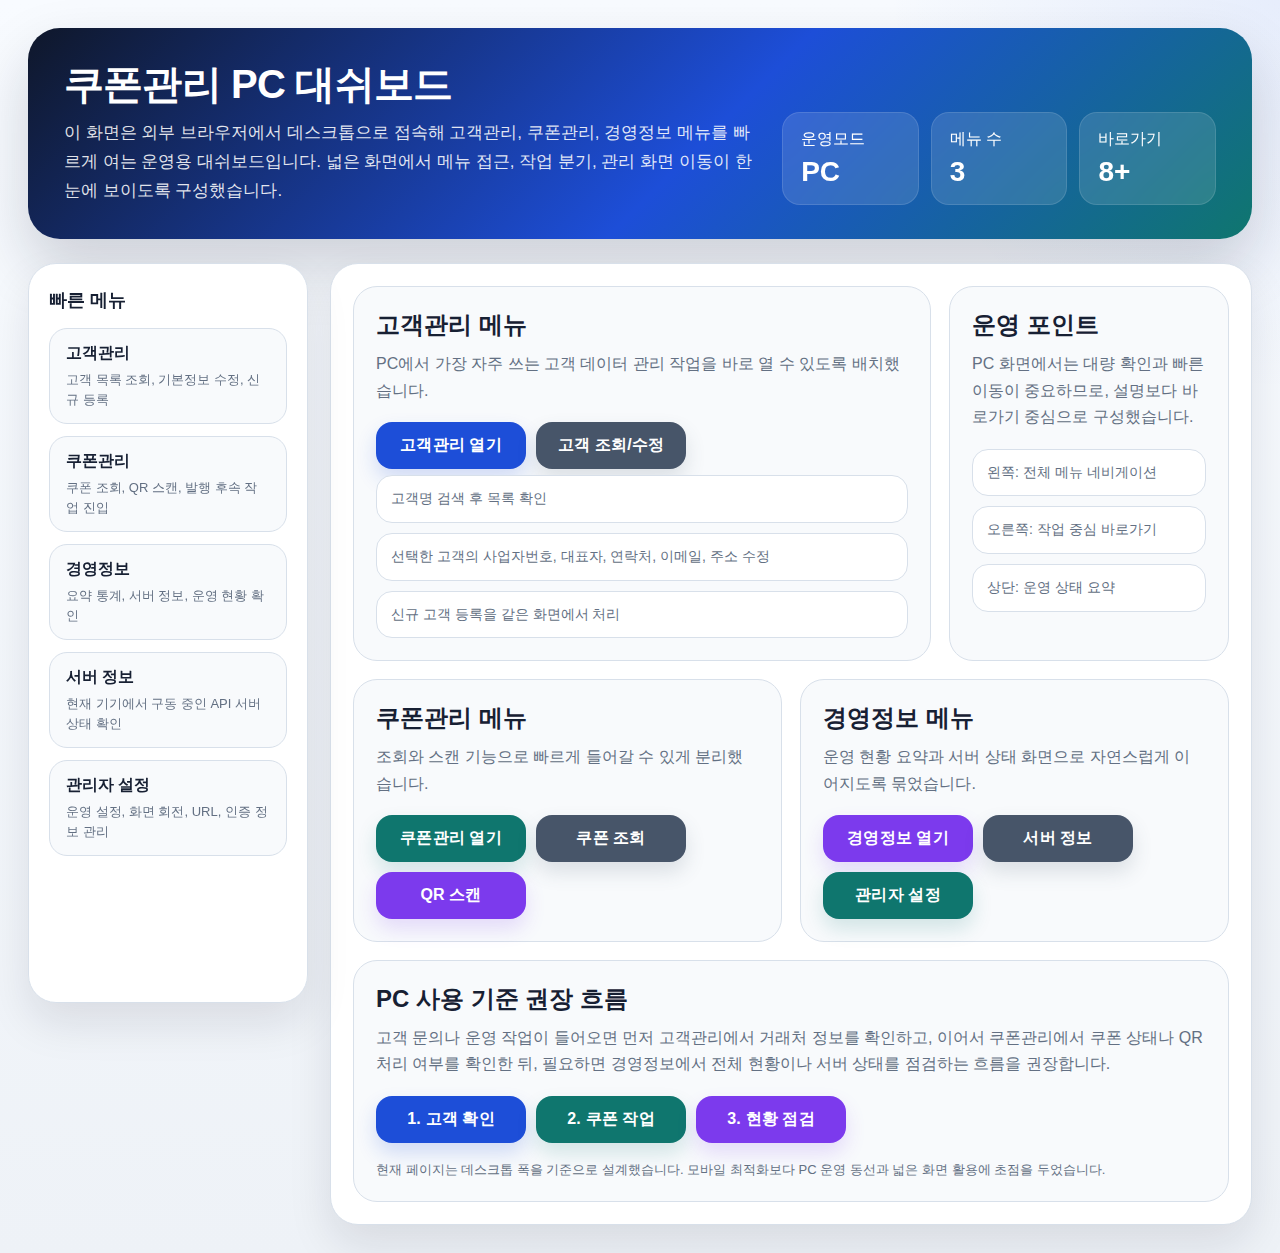
<file: app/src/main/assets/web/dashboard.html>
<!DOCTYPE html>
<html lang="ko">
<head>
  <meta charset="UTF-8">
  <meta name="viewport" content="width=device-width, initial-scale=1.0">
  <title>쿠폰관리 PC 대쉬보드</title>
  <style>
    :root {
      --bg: #eef2f7;
      --panel: #ffffff;
      --panel-2: #f8fafc;
      --ink: #172033;
      --muted: #637083;
      --line: #d8e0ea;
      --brand: #1d4ed8;
      --brand-2: #0f766e;
      --brand-3: #7c3aed;
      --shadow: 0 20px 44px rgba(15, 23, 42, 0.10);
    }

    * {
      box-sizing: border-box;
    }

    body {
      margin: 0;
      font-family: "Segoe UI", "Malgun Gothic", sans-serif;
      color: var(--ink);
      background:
        radial-gradient(circle at top right, rgba(29, 78, 216, 0.08), transparent 22%),
        linear-gradient(180deg, #f8fbff 0%, var(--bg) 100%);
      min-width: 1280px;
    }

    .shell {
      max-width: 1520px;
      margin: 0 auto;
      padding: 28px;
    }

    .hero {
      background: linear-gradient(135deg, #0f172a 0%, #1d4ed8 55%, #0f766e 100%);
      color: #fff;
      border-radius: 32px;
      padding: 34px 36px;
      box-shadow: 0 28px 60px rgba(15, 23, 42, 0.18);
      margin-bottom: 24px;
      display: grid;
      grid-template-columns: 1.6fr 1fr;
      gap: 24px;
      align-items: end;
    }

    .hero h1 {
      margin: 0 0 12px;
      font-size: 40px;
      line-height: 1.12;
      letter-spacing: -0.02em;
    }

    .hero p {
      margin: 0;
      color: rgba(255, 255, 255, 0.88);
      font-size: 17px;
      line-height: 1.7;
      max-width: 760px;
    }

    .hero-stats {
      display: grid;
      grid-template-columns: repeat(3, 1fr);
      gap: 12px;
    }

    .hero-stat {
      background: rgba(255, 255, 255, 0.12);
      backdrop-filter: blur(8px);
      border: 1px solid rgba(255, 255, 255, 0.12);
      border-radius: 18px;
      padding: 16px 18px;
    }

    .hero-stat strong {
      display: block;
      font-size: 28px;
      margin-top: 6px;
    }

    .layout {
      display: grid;
      grid-template-columns: 280px 1fr;
      gap: 22px;
    }

    .sidebar,
    .content {
      min-height: 740px;
    }

    .panel {
      background: var(--panel);
      border: 1px solid var(--line);
      border-radius: 28px;
      box-shadow: var(--shadow);
    }

    .sidebar {
      padding: 20px;
      position: sticky;
      top: 18px;
      align-self: start;
    }

    .sidebar h2 {
      margin: 4px 0 16px;
      font-size: 18px;
    }

    .nav-link {
      display: block;
      text-decoration: none;
      color: var(--ink);
      background: var(--panel-2);
      border: 1px solid var(--line);
      border-radius: 18px;
      padding: 14px 16px;
      margin-bottom: 12px;
      font-weight: 700;
    }

    .nav-link span {
      display: block;
      margin-top: 6px;
      color: var(--muted);
      font-weight: 500;
      font-size: 13px;
      line-height: 1.5;
    }

    .content {
      padding: 22px;
    }

    .content-grid {
      display: grid;
      grid-template-columns: repeat(12, 1fr);
      gap: 18px;
    }

    .block {
      background: var(--panel-2);
      border: 1px solid var(--line);
      border-radius: 24px;
      padding: 22px;
    }

    .block h3 {
      margin: 0 0 10px;
      font-size: 24px;
    }

    .block p {
      margin: 0 0 18px;
      color: var(--muted);
      line-height: 1.65;
    }

    .span-8 { grid-column: span 8; }
    .span-4 { grid-column: span 4; }
    .span-6 { grid-column: span 6; }
    .span-12 { grid-column: span 12; }

    .actions {
      display: flex;
      flex-wrap: wrap;
      gap: 10px;
    }

    .button {
      display: inline-flex;
      align-items: center;
      justify-content: center;
      min-width: 150px;
      text-decoration: none;
      padding: 13px 18px;
      border-radius: 16px;
      font-weight: 800;
      letter-spacing: 0.01em;
      color: #fff;
      background: var(--brand);
      box-shadow: 0 10px 20px rgba(29, 78, 216, 0.18);
    }

    .button.alt {
      background: var(--brand-2);
      box-shadow: 0 10px 20px rgba(15, 118, 110, 0.16);
    }

    .button.soft {
      background: #475569;
      box-shadow: 0 10px 20px rgba(71, 85, 105, 0.16);
    }

    .button.accent {
      background: var(--brand-3);
      box-shadow: 0 10px 20px rgba(124, 58, 237, 0.16);
    }

    .mini-list {
      display: grid;
      gap: 10px;
      margin-top: 6px;
    }

    .mini-item {
      padding: 12px 14px;
      background: #fff;
      border: 1px solid var(--line);
      border-radius: 16px;
      color: var(--muted);
      line-height: 1.55;
      font-size: 14px;
    }

    .footer-note {
      margin-top: 18px;
      color: var(--muted);
      font-size: 13px;
    }
  </style>
</head>
<body>
  <div class="shell">
    <section class="hero">
      <div>
        <h1>쿠폰관리 PC 대쉬보드</h1>
        <p>
          이 화면은 외부 브라우저에서 데스크톱으로 접속해 고객관리, 쿠폰관리, 경영정보 메뉴를 빠르게 여는
          운영용 대쉬보드입니다. 넓은 화면에서 메뉴 접근, 작업 분기, 관리 화면 이동이 한눈에 보이도록 구성했습니다.
        </p>
      </div>

      <div class="hero-stats">
        <div class="hero-stat">
          운영모드
          <strong>PC</strong>
        </div>
        <div class="hero-stat">
          메뉴 수
          <strong>3</strong>
        </div>
        <div class="hero-stat">
          바로가기
          <strong>8+</strong>
        </div>
      </div>
    </section>

    <div class="layout">
      <aside class="sidebar panel">
        <h2>빠른 메뉴</h2>
        <a class="nav-link" href="app://customer-management">
          고객관리
          <span>고객 목록 조회, 기본정보 수정, 신규 등록</span>
        </a>
        <a class="nav-link" href="app://coupon-management">
          쿠폰관리
          <span>쿠폰 조회, QR 스캔, 발행 후속 작업 진입</span>
        </a>
        <a class="nav-link" href="app://management-info">
          경영정보
          <span>요약 통계, 서버 정보, 운영 현황 확인</span>
        </a>
        <a class="nav-link" href="app://server-info">
          서버 정보
          <span>현재 기기에서 구동 중인 API 서버 상태 확인</span>
        </a>
        <a class="nav-link" href="app://admin-settings">
          관리자 설정
          <span>운영 설정, 화면 회전, URL, 인증 정보 관리</span>
        </a>
      </aside>

      <main class="content panel">
        <div class="content-grid">
          <section class="block span-8">
            <h3>고객관리 메뉴</h3>
            <p>PC에서 가장 자주 쓰는 고객 데이터 관리 작업을 바로 열 수 있도록 배치했습니다.</p>
            <div class="actions">
              <a class="button" href="app://customer-management">고객관리 열기</a>
              <a class="button soft" href="app://customer-management">고객 조회/수정</a>
            </div>
            <div class="mini-list">
              <div class="mini-item">고객명 검색 후 목록 확인</div>
              <div class="mini-item">선택한 고객의 사업자번호, 대표자, 연락처, 이메일, 주소 수정</div>
              <div class="mini-item">신규 고객 등록을 같은 화면에서 처리</div>
            </div>
          </section>

          <section class="block span-4">
            <h3>운영 포인트</h3>
            <p>PC 화면에서는 대량 확인과 빠른 이동이 중요하므로, 설명보다 바로가기 중심으로 구성했습니다.</p>
            <div class="mini-list">
              <div class="mini-item">왼쪽: 전체 메뉴 네비게이션</div>
              <div class="mini-item">오른쪽: 작업 중심 바로가기</div>
              <div class="mini-item">상단: 운영 상태 요약</div>
            </div>
          </section>

          <section class="block span-6">
            <h3>쿠폰관리 메뉴</h3>
            <p>조회와 스캔 기능으로 빠르게 들어갈 수 있게 분리했습니다.</p>
            <div class="actions">
              <a class="button alt" href="app://coupon-management">쿠폰관리 열기</a>
              <a class="button soft" href="app://coupon-list">쿠폰 조회</a>
              <a class="button accent" href="app://qr-scan">QR 스캔</a>
            </div>
          </section>

          <section class="block span-6">
            <h3>경영정보 메뉴</h3>
            <p>운영 현황 요약과 서버 상태 화면으로 자연스럽게 이어지도록 묶었습니다.</p>
            <div class="actions">
              <a class="button accent" href="app://management-info">경영정보 열기</a>
              <a class="button soft" href="app://server-info">서버 정보</a>
              <a class="button alt" href="app://admin-settings">관리자 설정</a>
            </div>
          </section>

          <section class="block span-12">
            <h3>PC 사용 기준 권장 흐름</h3>
            <p>
              고객 문의나 운영 작업이 들어오면 먼저 고객관리에서 거래처 정보를 확인하고,
              이어서 쿠폰관리에서 쿠폰 상태나 QR 처리 여부를 확인한 뒤,
              필요하면 경영정보에서 전체 현황이나 서버 상태를 점검하는 흐름을 권장합니다.
            </p>
            <div class="actions">
              <a class="button" href="app://customer-management">1. 고객 확인</a>
              <a class="button alt" href="app://coupon-management">2. 쿠폰 작업</a>
              <a class="button accent" href="app://management-info">3. 현황 점검</a>
            </div>
            <div class="footer-note">
              현재 페이지는 데스크톱 폭을 기준으로 설계했습니다. 모바일 최적화보다 PC 운영 동선과 넓은 화면 활용에 초점을 두었습니다.
            </div>
          </section>
        </div>
      </main>
    </div>
  </div>
</body>
</html>
</file>
